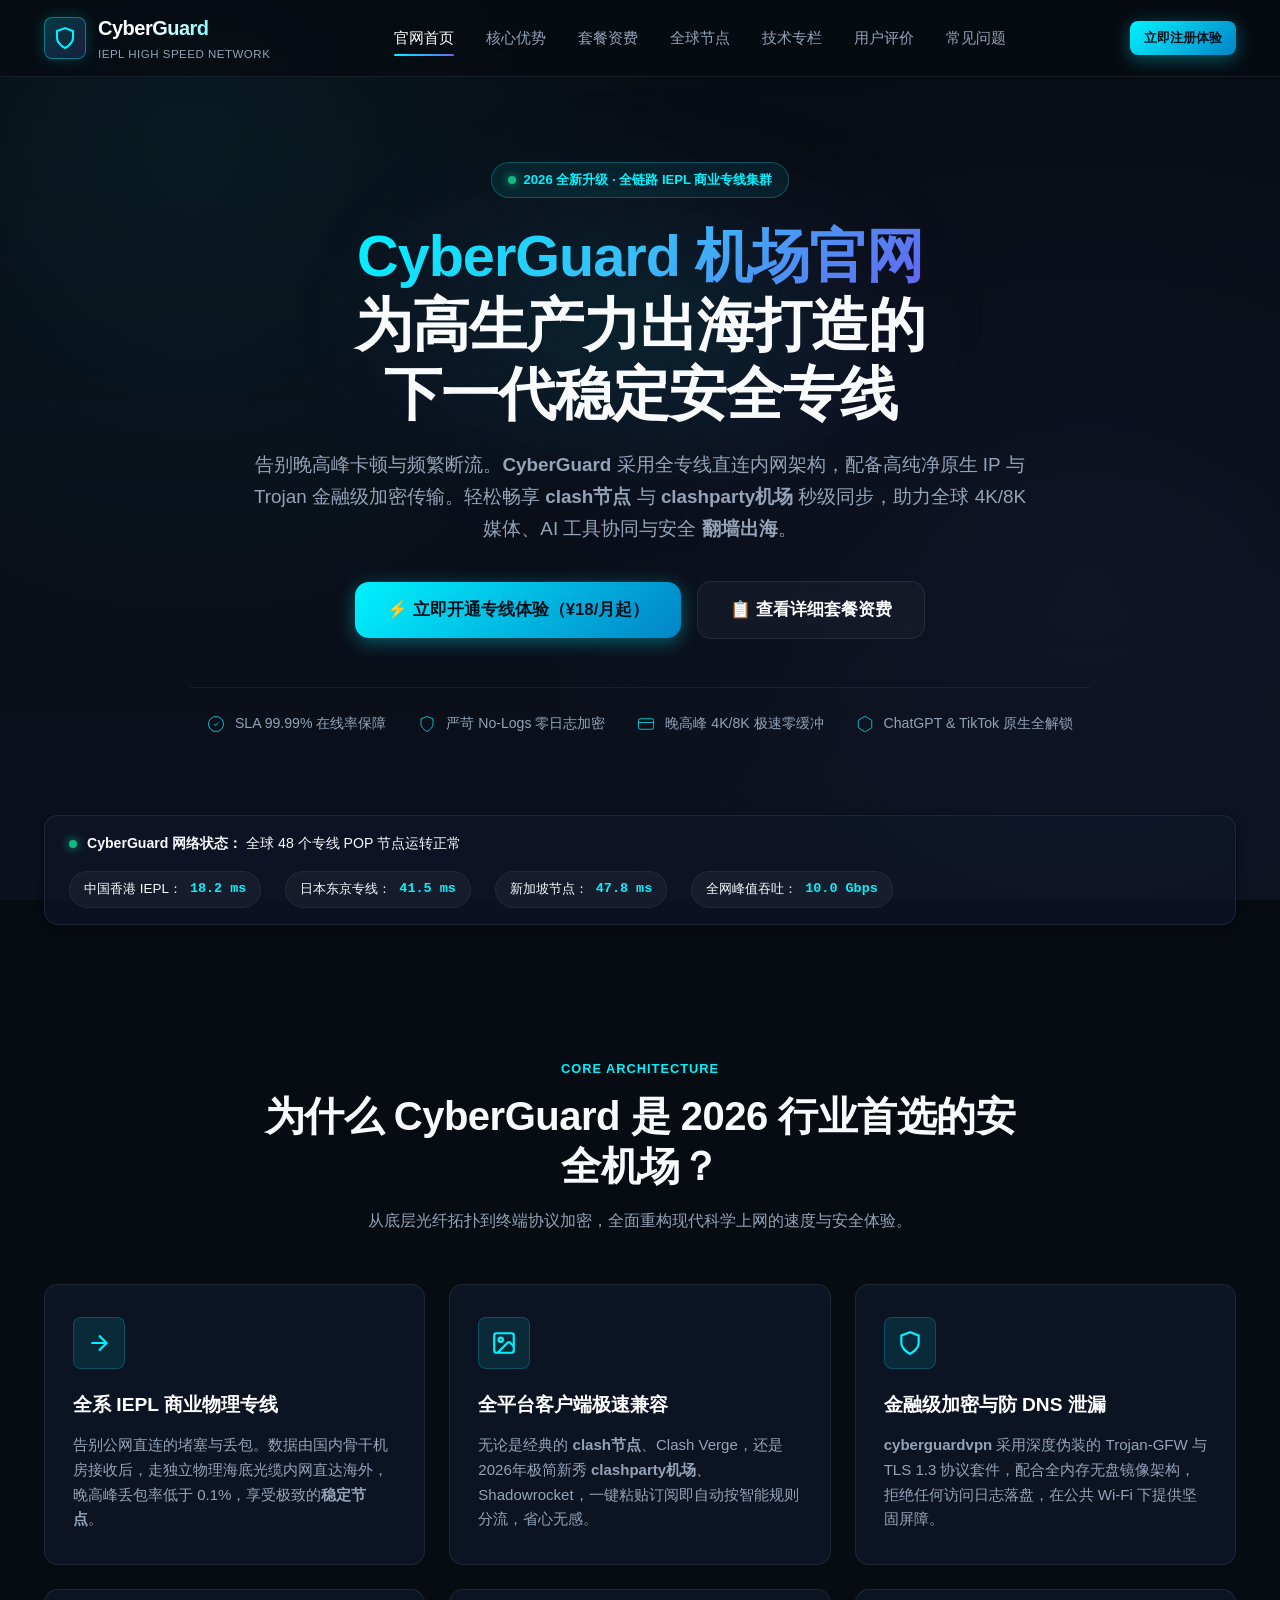
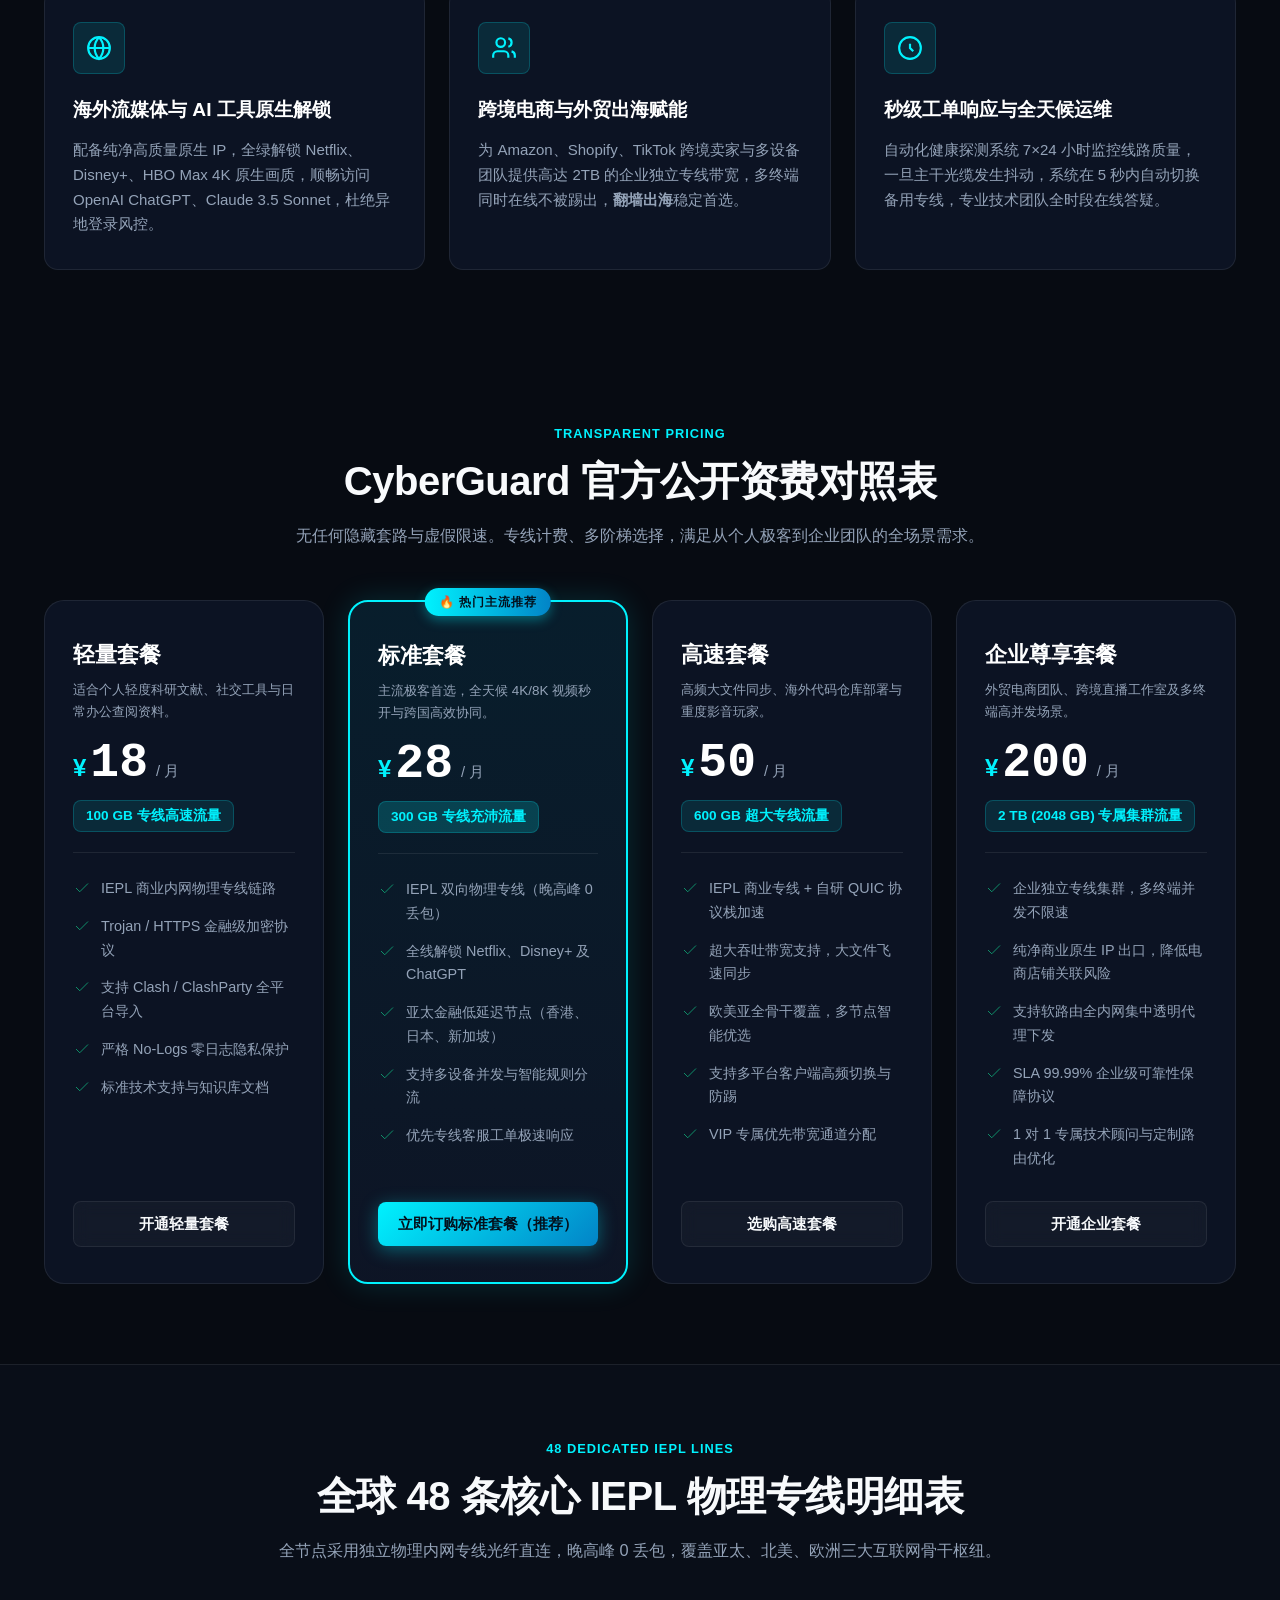
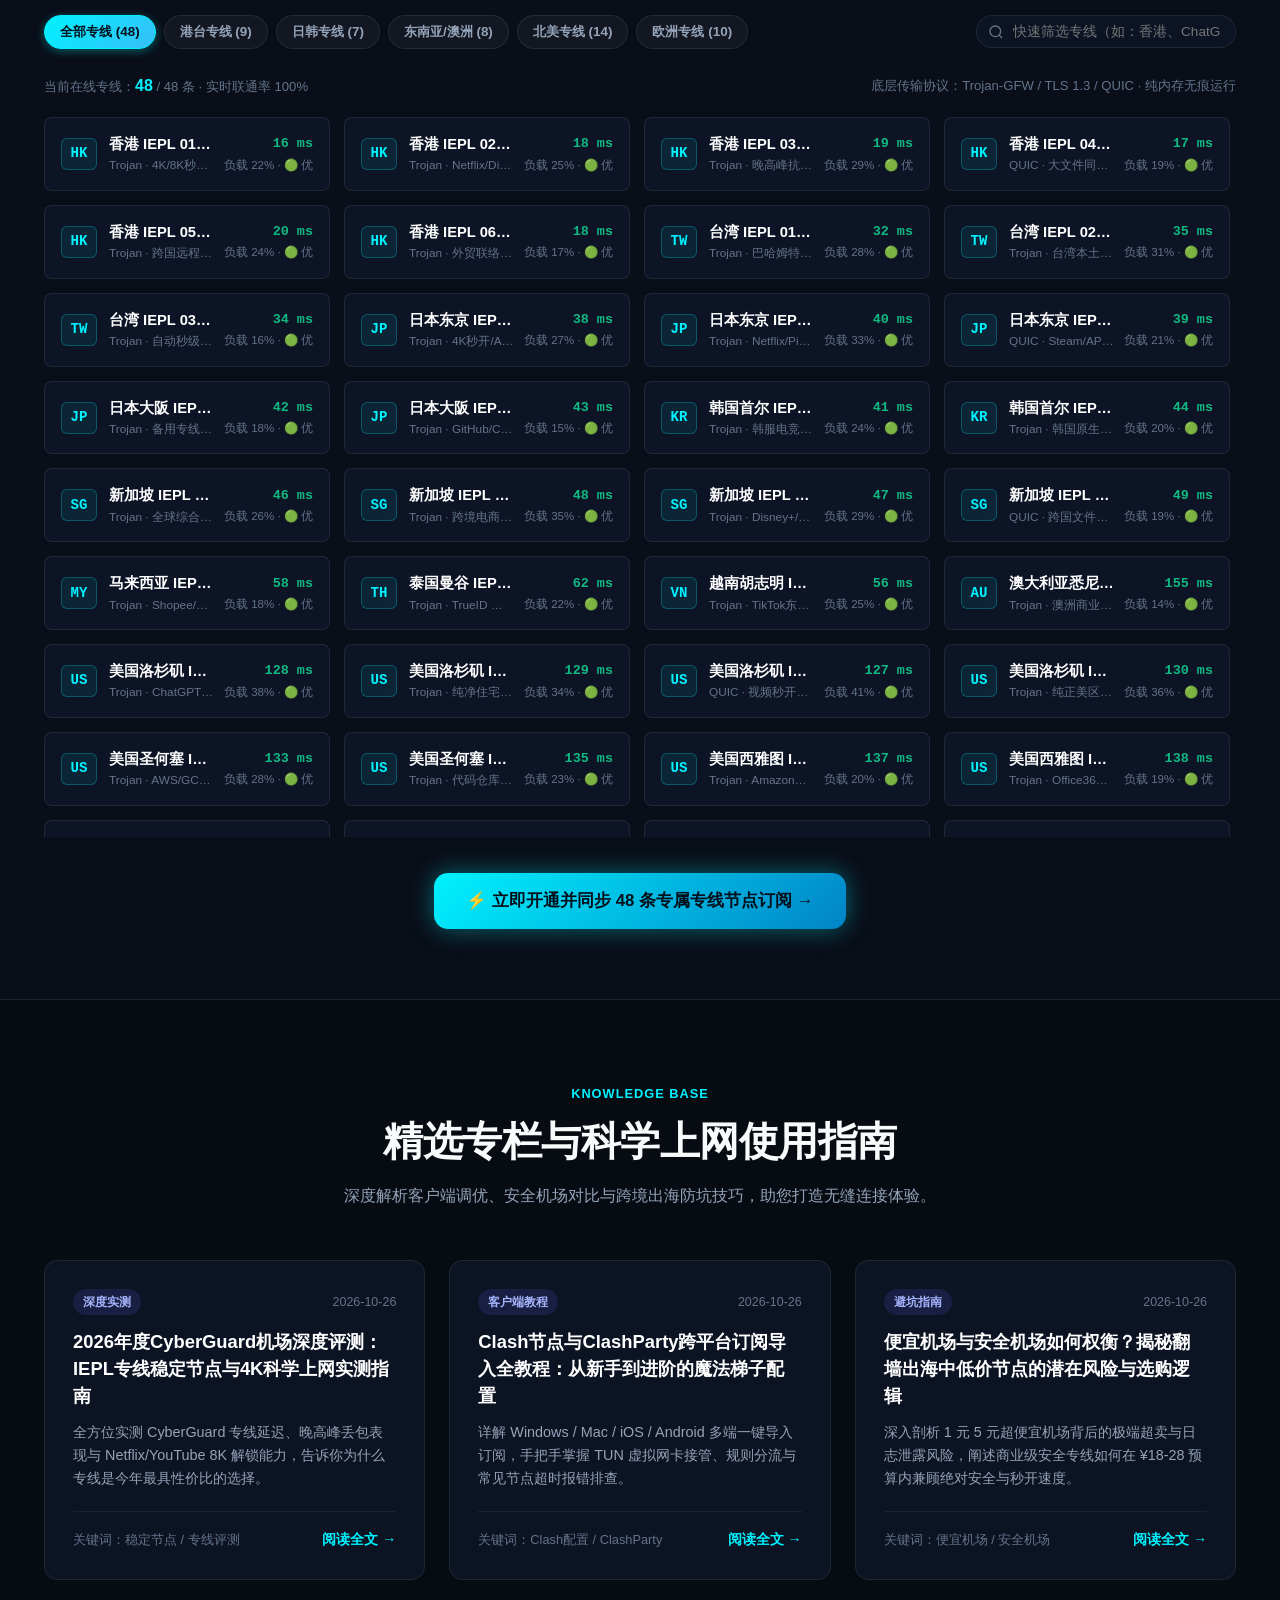
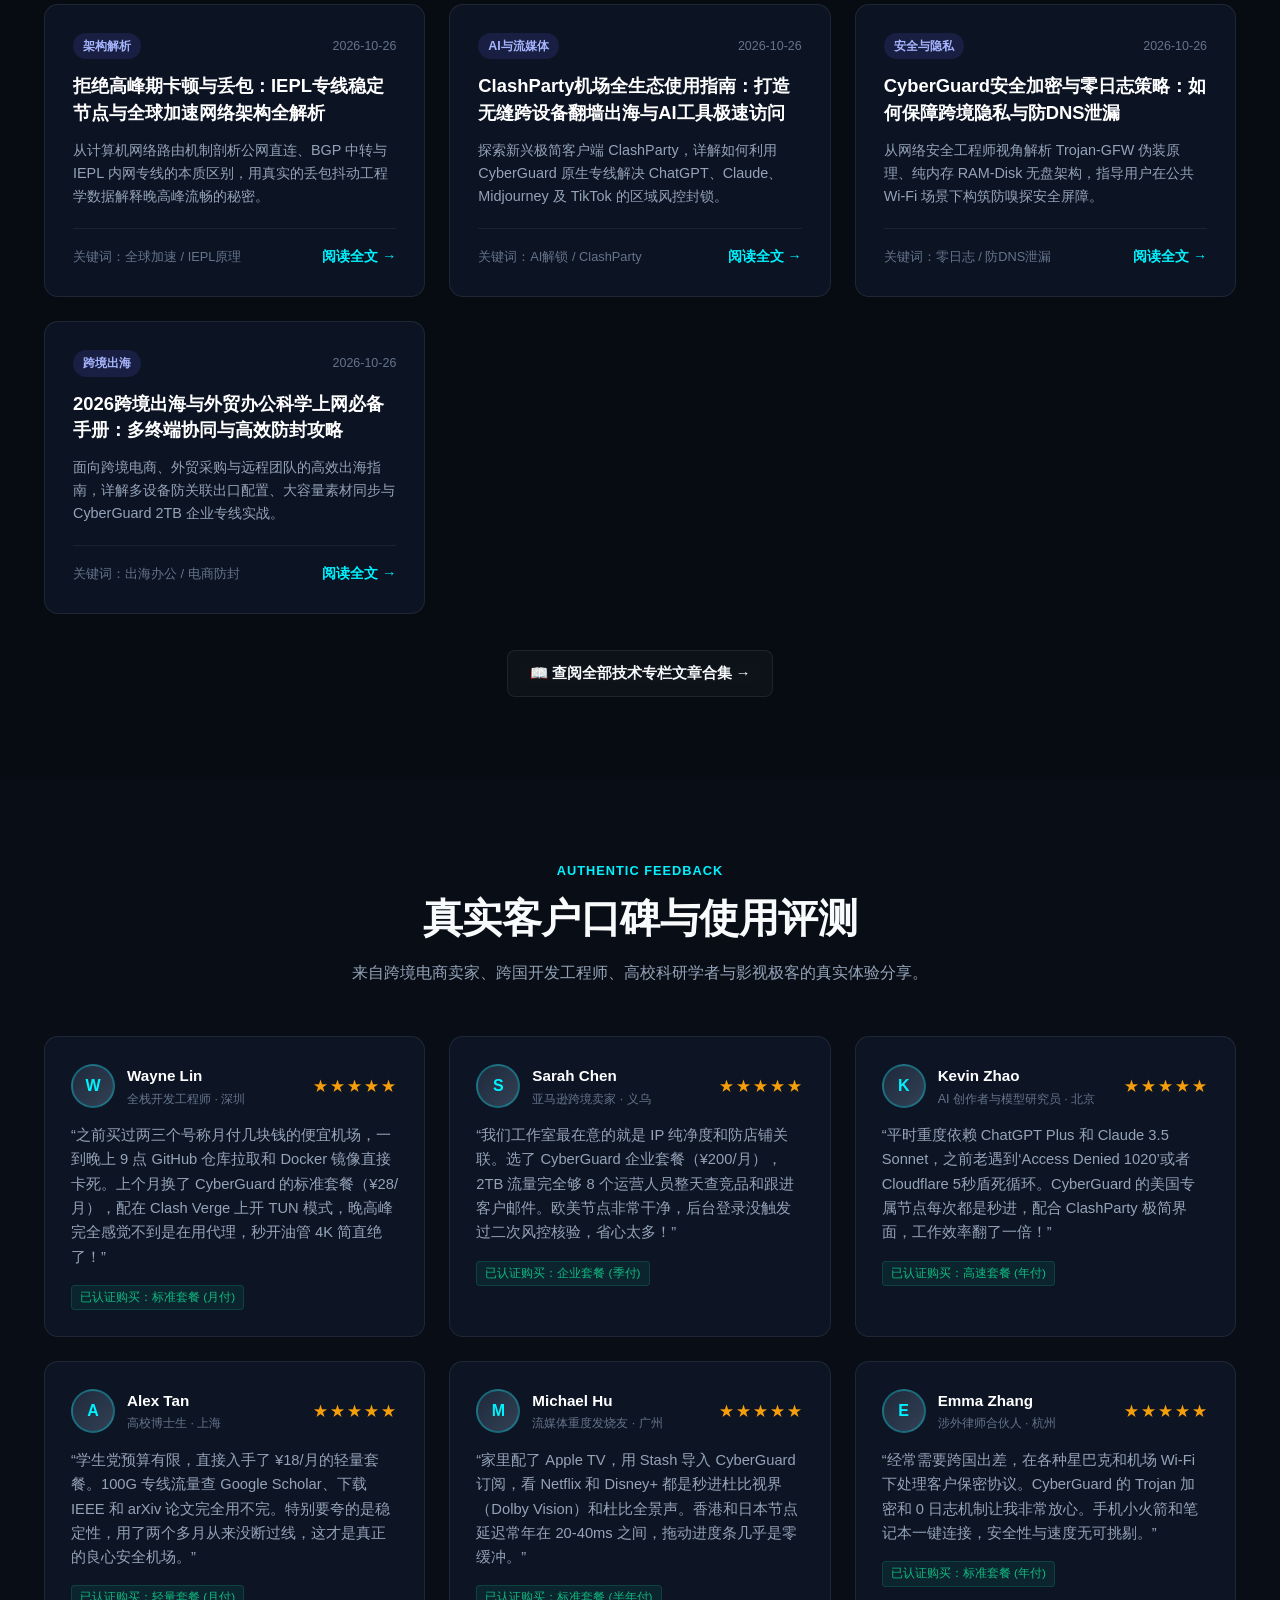
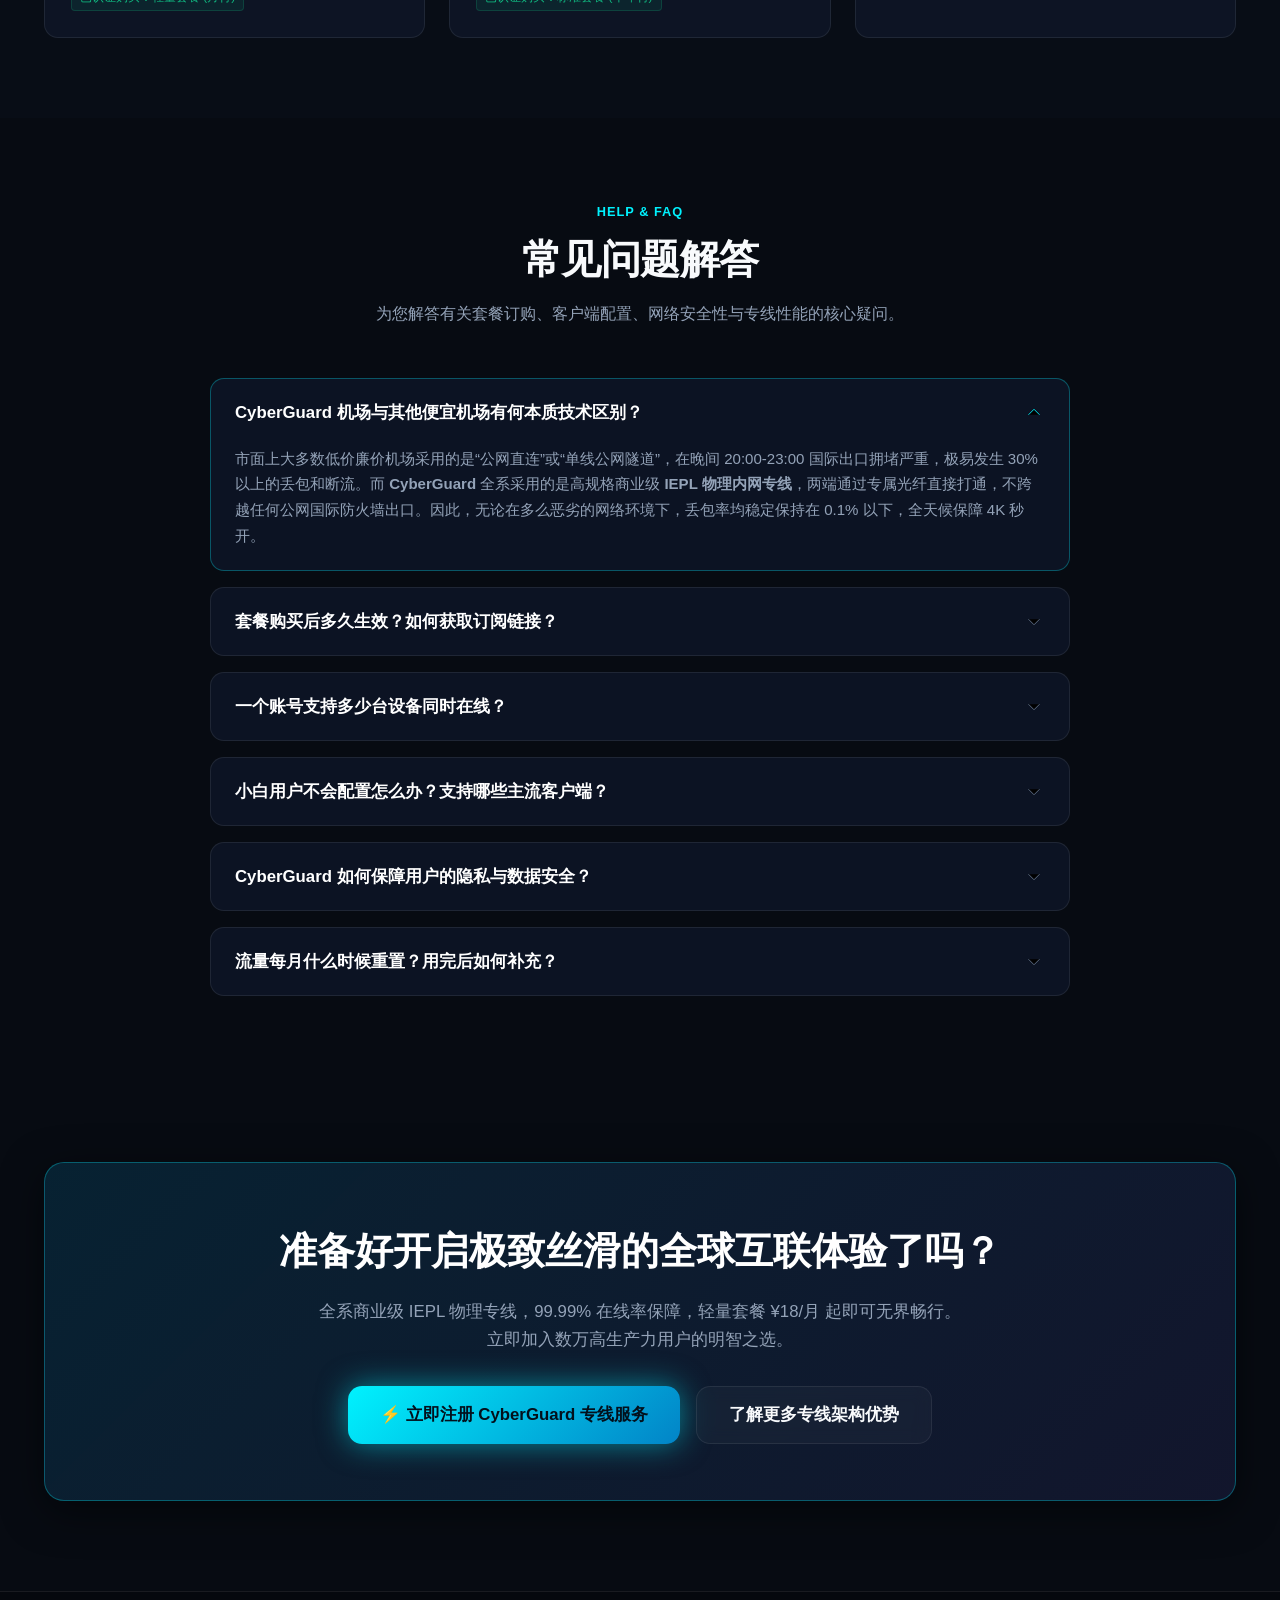
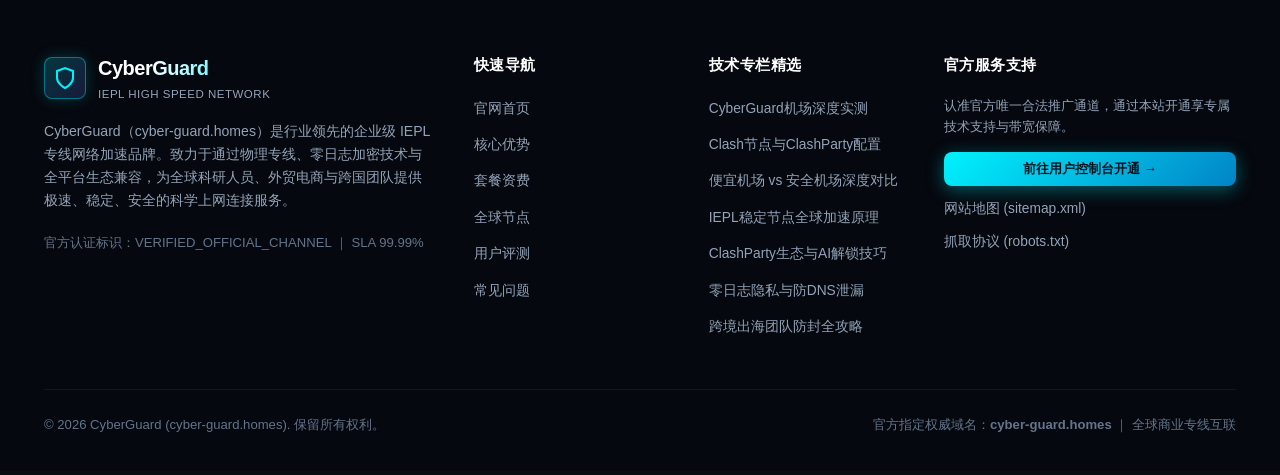
<file: index.html>
<!DOCTYPE html>
<html lang="zh-CN">
<head>
  <meta charset="UTF-8">
  <meta name="viewport" content="width=device-width, initial-scale=1.0">
  <title>CyberGuard官网｜IEPL专线机场、CyberGuard VPN节点套餐与科学上网加速服务</title>
  <meta name="description" content="CyberGuard（cyber-guard.homes）是行业领先的专业安全机场与全球加速专线服务商。提供全系IEPL内网专线稳定节点，轻量套餐¥18/月起，标准套餐¥28/月，支持Clash、ClashParty全平台客户端，秒开8K流媒体，解锁ChatGPT与TikTok，保障翻墙出海隐私安全。">
  <meta name="keywords" content="cyberguard, cyberguard机场, cyberguardvpn, cyberguard机场官网, cyberguard官网, 便宜机场, 安全机场, 机场推荐, 科学上网, 魔法梯子, 稳定节点, clash节点, clash机场, clashparty机场, 翻墙出海, 全球加速">
  
  <!-- Canonical & Geo SEO -->
  <link rel="canonical" href="https://cyber-guard.homes/">
  <meta name="geo.region" content="HK">
  <meta name="geo.placename" content="Hong Kong">
  <meta name="geo.position" content="22.3193;114.1694">
  <meta name="ICBM" content="22.3193, 114.1694">
  <meta name="robots" content="index, follow">
  <meta name="googlebot" content="index, follow, max-snippet:-1, max-image-preview:large, max-video-preview:-1">
  <meta name="bingbot" content="index, follow">
  
  <!-- Open Graph -->
  <meta property="og:type" content="website">
  <meta property="og:url" content="https://cyber-guard.homes/">
  <meta property="og:site_name" content="CyberGuard 官方网络服务">
  <meta property="og:title" content="CyberGuard官网｜IEPL专线机场、CyberGuard VPN节点套餐与科学上网加速服务">
  <meta property="og:description" content="全系商业级IEPL物理专线，99.99%稳定节点保障，轻量¥18/月起，完美适配Clash与ClashParty。">
  <meta property="og:image" content="https://cyber-guard.homes/images/logo.png">

  <!-- Twitter Card -->
  <meta name="twitter:card" content="summary_large_image">
  <meta name="twitter:title" content="CyberGuard官网｜IEPL专线机场与全球加速服务">
  <meta name="twitter:description" content="全系商业级IEPL物理专线，99.99%稳定节点保障，轻量¥18/月起，完美适配Clash与ClashParty。">
  <meta name="twitter:image" content="https://cyber-guard.homes/images/logo.png">

  <link rel="icon" type="image/png" href="./images/favicon.png">
  <link rel="stylesheet" href="./css/style.css">

  <!-- Schema.org JSON-LD Structured Data -->
  <script type="application/ld+json">
  {
    "@context": "https://schema.org",
    "@graph": [
      {
        "@type": "WebSite",
        "@id": "https://cyber-guard.homes/#website",
        "url": "https://cyber-guard.homes/",
        "name": "CyberGuard 官方网络服务",
        "description": "CyberGuard 官方品牌落地页，提供IEPL内网专线、Clash节点订阅与网络安全加密加速服务。",
        "publisher": {
          "@id": "https://cyber-guard.homes/#organization"
        }
      },
      {
        "@type": "Organization",
        "@id": "https://cyber-guard.homes/#organization",
        "name": "CyberGuard",
        "url": "https://cyber-guard.homes/",
        "logo": {
          "@type": "ImageObject",
          "url": "https://cyber-guard.homes/images/logo.png"
        }
      },
      {
        "@type": "Product",
        "name": "CyberGuard IEPL专线订阅服务",
        "description": "提供轻量套餐、标准套餐、高速套餐与企业套餐的全线IEPL内网专线全球加速订阅。",
        "brand": {
          "@type": "Brand",
          "name": "CyberGuard"
        },
        "offers": {
          "@type": "AggregateOffer",
          "lowPrice": "18.00",
          "highPrice": "200.00",
          "priceCurrency": "CNY",
          "offerCount": "4",
          "url": "https://varnexa.lingdongaff.com/#/?code=HHoxxHGa"
        }
      },
      {
        "@type": "FAQPage",
        "mainEntity": [
          {
            "@type": "Question",
            "name": "CyberGuard 机场与其他便宜工薪机场有什么区别？",
            "acceptedAnswer": {
              "@type": "Answer",
              "text": "CyberGuard 全系采用成本高昂的商业级 IEPL 物理内网专线，数据在境内入口即进入专用光纤通道，直接传输至境外数据中心，不经过任何公网国际防火墙出口。这保证了在晚高峰 20:00-23:00 期间丢包率低于 0.1%，彻底杜绝普通便宜机场常见的降速、卡顿与频繁断流问题。"
            }
          },
          {
            "@type": "Question",
            "name": "CyberGuard 套餐价格是多少？如何购买开通？",
            "acceptedAnswer": {
              "@type": "Answer",
              "text": "CyberGuard 官方资费公开透明：轻量套餐 ¥18/月（100GB 专线流量）、标准推荐套餐 ¥28/月（300GB 专线流量）、高速套餐 ¥50/月（600GB 专线流量）、企业尊享套餐 ¥200/月（2TB 专线流量）。通过官网注册链接完成支付后，系统将在 10 秒内自动激活并分发订阅链接。"
            }
          },
          {
            "@type": "Question",
            "name": "CyberGuard 支持哪些客户端？新手如何导入？",
            "acceptedAnswer": {
              "@type": "Answer",
              "text": "CyberGuard 完美兼容全平台生态：Windows 和 macOS 支持 Clash Verge、Clash Nyanpasu 及轻量级 Mihomo Party（ClashParty）；Android 支持 Clash for Android 与 sing-box；iOS / iPadOS 支持 Shadowrocket（小火箭）、Stash 与 Quantumult X。在用户控制台复制一键订阅链接后粘贴至客户端即可秒级同步节点。"
            }
          },
          {
            "@type": "Question",
            "name": "能否解锁 Netflix、Disney+ 以及 ChatGPT、Claude 等海外 AI 工具？",
            "acceptedAnswer": {
              "@type": "Answer",
              "text": "可以。CyberGuard 所有核心节点（香港、日本、新加坡、美国、英国等）均配备了高信誉度原生住宅与商业出口 IP，完美通过 Cloudflare、OpenAI 及主流流媒体平台的反代理检测，支持 4K/8K 超高清即开即播与 AI 稳定长连接。"
            }
          },
          {
            "@type": "Question",
            "name": "CyberGuard 的隐私与日志安全政策是怎样的？",
            "acceptedAnswer": {
              "@type": "Answer",
              "text": "CyberGuard 严格遵循零日志（No-Logs）标准，全节点采用 RAM-Disk 内存镜像运行，物理服务器不落盘保存用户的任何上网历史、访问域名或源 IP 记录；传输全程采用银行级 Trojan 与 TLS 1.3 密码学加密，全方位抵御公共 Wi-Fi 窃听与 DNS 污染泄漏。"
            }
          }
        ]
      }
    ]
  }
  </script>
</head>
<body>

  <!-- Site Header -->
  <header class="site-header">
    <div class="container">
      <a href="./index.html" class="brand-logo-wrap" title="CyberGuard 官网首页">
        <div class="brand-icon-box">
          <svg viewBox="0 0 24 24"><path d="M12 22s8-4 8-10V5l-8-3-8 3v7c0 6 8 10 8 10z"/></svg>
        </div>
        <div class="brand-text-group">
          <span class="brand-title">CyberGuard</span>
          <span class="brand-tagline">IEPL HIGH SPEED NETWORK</span>
        </div>
      </a>

      <nav class="main-nav">
        <a href="#hero" class="nav-link active">官网首页</a>
        <a href="#features" class="nav-link">核心优势</a>
        <a href="#pricing" class="nav-link">套餐资费</a>
        <a href="#nodes" class="nav-link">全球节点</a>
        <a href="#articles" class="nav-link">技术专栏</a>
        <a href="#reviews" class="nav-link">用户评价</a>
        <a href="#faq" class="nav-link">常见问题</a>
      </nav>

      <div class="header-actions">
        <a href="https://varnexa.lingdongaff.com/#/?code=HHoxxHGa" target="_blank" class="btn btn-primary btn-sm">立即注册体验</a>
        <button class="mobile-menu-toggle" aria-label="切换导航菜单">
          <svg width="24" height="24" viewBox="0 0 24 24" fill="none" stroke="currentColor" stroke-width="2"><line x1="3" y1="12" x2="21" y2="12"></line><line x1="3" y1="6" x2="21" y2="6"></line><line x1="3" y1="18" x2="21" y2="18"></line></svg>
        </button>
      </div>
    </div>
  </header>

  <main>
    <!-- Hero Section -->
    <section class="hero-section" id="hero">
      <div class="hero-glow-sphere"></div>
      <div class="container">
        <div class="hero-badge">
          <span class="pulse-dot"></span>
          <span>2026 全新升级 · 全链路 IEPL 商业专线集群</span>
        </div>
        
        <h1 class="hero-title">
          <span class="highlight">CyberGuard 机场官网</span><br>
          为高生产力出海打造的<br>下一代稳定安全专线
        </h1>
        
        <p class="hero-desc">
          告别晚高峰卡顿与频繁断流。<strong>CyberGuard</strong> 采用全专线直连内网架构，配备高纯净原生 IP 与 Trojan 金融级加密传输。轻松畅享 <strong>clash节点</strong> 与 <strong>clashparty机场</strong> 秒级同步，助力全球 4K/8K 媒体、AI 工具协同与安全 <strong>翻墙出海</strong>。
        </p>

        <div class="hero-cta-group">
          <a href="https://varnexa.lingdongaff.com/#/?code=HHoxxHGa" target="_blank" class="btn btn-primary btn-lg">
            ⚡ 立即开通专线体验（¥18/月起）
          </a>
          <a href="#pricing" class="btn btn-outline btn-lg">
            📋 查看详细套餐资费
          </a>
        </div>

        <div class="hero-trust-row">
          <div class="trust-item">
            <svg viewBox="0 0 24 24"><circle cx="12" cy="12" r="10"/><path d="m9 12 2 2 4-4"/></svg>
            <span>SLA 99.99% 在线率保障</span>
          </div>
          <div class="trust-item">
            <svg viewBox="0 0 24 24"><path d="M12 22s8-4 8-10V5l-8-3-8 3v7c0 6 8 10 8 10z"/></svg>
            <span>严苛 No-Logs 零日志加密</span>
          </div>
          <div class="trust-item">
            <svg viewBox="0 0 24 24"><rect width="20" height="14" x="2" y="5" rx="2"/><path d="M2 10h20"/></svg>
            <span>晚高峰 4K/8K 极速零缓冲</span>
          </div>
          <div class="trust-item">
            <svg viewBox="0 0 24 24"><path d="M21 16V8a2 2 0 0 0-1-1.73l-7-4a2 2 0 0 0-2 0l-7 4A2 2 0 0 0 3 8v8a2 2 0 0 0 1 1.73l7 4a2 2 0 0 0 2 0l7-4A2 2 0 0 0 21 16z"/></svg>
            <span>ChatGPT &amp; TikTok 原生全解锁</span>
          </div>
        </div>
      </div>
    </section>

    <!-- Live Status & Metric Bar -->
    <div class="status-bar-section">
      <div class="container">
        <div class="status-bar-inner">
          <div class="status-indicator">
            <span class="pulse-dot"></span>
            <span><strong>CyberGuard 网络状态：</strong> 全球 48 个专线 POP 节点运转正常</span>
          </div>
          <div class="status-metrics">
            <div class="metric-pill">
              <span>中国香港 IEPL：</span>
              <span class="metric-val">18.2 ms</span>
            </div>
            <div class="metric-pill">
              <span>日本东京专线：</span>
              <span class="metric-val">41.5 ms</span>
            </div>
            <div class="metric-pill">
              <span>新加坡节点：</span>
              <span class="metric-val">47.8 ms</span>
            </div>
            <div class="metric-pill">
              <span>全网峰值吞吐：</span>
              <span class="metric-val">10.0 Gbps</span>
            </div>
          </div>
        </div>
      </div>
    </div>

    <!-- Features Section -->
    <section class="features-section" id="features">
      <div class="container">
        <div class="section-header">
          <span class="section-tag">CORE ARCHITECTURE</span>
          <h2 class="section-title">为什么 CyberGuard 是 2026 行业首选的安全机场？</h2>
          <p class="section-desc">从底层光纤拓扑到终端协议加密，全面重构现代科学上网的速度与安全体验。</p>
        </div>

        <div class="features-grid">
          <!-- Feat 1 -->
          <div class="feature-card">
            <div class="feature-icon">
              <svg viewBox="0 0 24 24"><path d="M5 12h14M12 5l7 7-7 7"/></svg>
            </div>
            <h3 class="feature-title">全系 IEPL 商业物理专线</h3>
            <p class="feature-text">告别公网直连的堵塞与丢包。数据由国内骨干机房接收后，走独立物理海底光缆内网直达海外，晚高峰丢包率低于 0.1%，享受极致的<strong>稳定节点</strong>。</p>
          </div>

          <!-- Feat 2 -->
          <div class="feature-card">
            <div class="feature-icon">
              <svg viewBox="0 0 24 24"><rect width="18" height="18" x="3" y="3" rx="2"/><circle cx="9" cy="9" r="2"/><path d="m21 15-3.086-3.086a2 2 0 0 0-2.828 0L6 21"/></svg>
            </div>
            <h3 class="feature-title">全平台客户端极速兼容</h3>
            <p class="feature-text">无论是经典的 <strong>clash节点</strong>、Clash Verge，还是2026年极简新秀 <strong>clashparty机场</strong>、Shadowrocket，一键粘贴订阅即自动按智能规则分流，省心无感。</p>
          </div>

          <!-- Feat 3 -->
          <div class="feature-card">
            <div class="feature-icon">
              <svg viewBox="0 0 24 24"><path d="M12 22s8-4 8-10V5l-8-3-8 3v7c0 6 8 10 8 10z"/></svg>
            </div>
            <h3 class="feature-title">金融级加密与防 DNS 泄漏</h3>
            <p class="feature-text"><strong>cyberguardvpn</strong> 采用深度伪装的 Trojan-GFW 与 TLS 1.3 协议套件，配合全内存无盘镜像架构，拒绝任何访问日志落盘，在公共 Wi-Fi 下提供坚固屏障。</p>
          </div>

          <!-- Feat 4 -->
          <div class="feature-card">
            <div class="feature-icon">
              <svg viewBox="0 0 24 24"><circle cx="12" cy="12" r="10"/><path d="M12 2a14.5 14.5 0 0 0 0 20 14.5 14.5 0 0 0 0-20M2 12h20"/></svg>
            </div>
            <h3 class="feature-title">海外流媒体与 AI 工具原生解锁</h3>
            <p class="feature-text">配备纯净高质量原生 IP，全绿解锁 Netflix、Disney+、HBO Max 4K 原生画质，顺畅访问 OpenAI ChatGPT、Claude 3.5 Sonnet，杜绝异地登录风控。</p>
          </div>

          <!-- Feat 5 -->
          <div class="feature-card">
            <div class="feature-icon">
              <svg viewBox="0 0 24 24"><path d="M16 21v-2a4 4 0 0 0-4-4H6a4 4 0 0 0-4 4v2"/><circle cx="9" cy="7" r="4"/><path d="M22 21v-2a4 4 0 0 0-3-3.87"/><path d="M16 3.13a4 4 0 0 1 0 7.75"/></svg>
            </div>
            <h3 class="feature-title">跨境电商与外贸出海赋能</h3>
            <p class="feature-text">为 Amazon、Shopify、TikTok 跨境卖家与多设备团队提供高达 2TB 的企业独立专线带宽，多终端同时在线不被踢出，<strong>翻墙出海</strong>稳定首选。</p>
          </div>

          <!-- Feat 6 -->
          <div class="feature-card">
            <div class="feature-icon">
              <svg viewBox="0 0 24 24"><path d="M12 8v4l3 3"/><circle cx="12" cy="12" r="10"/></svg>
            </div>
            <h3 class="feature-title">秒级工单响应与全天候运维</h3>
            <p class="feature-text">自动化健康探测系统 7×24 小时监控线路质量，一旦主干光缆发生抖动，系统在 5 秒内自动切换备用专线，专业技术团队全时段在线答疑。</p>
          </div>
        </div>
      </div>
    </section>

    <!-- Pricing Section -->
    <section class="pricing-section" id="pricing">
      <div class="container">
        <div class="section-header">
          <span class="section-tag">TRANSPARENT PRICING</span>
          <h2 class="section-title">CyberGuard 官方公开资费对照表</h2>
          <p class="section-desc">无任何隐藏套路与虚假限速。专线计费、多阶梯选择，满足从个人极客到企业团队的全场景需求。</p>
        </div>

        <div class="pricing-grid">
          
          <!-- Plan 1: 轻量套餐 -->
          <div class="pricing-card">
            <div class="plan-header">
              <h3 class="plan-name">轻量套餐</h3>
              <p class="plan-desc">适合个人轻度科研文献、社交工具与日常办公查阅资料。</p>
              <div class="price-wrap">
                <span class="currency">¥</span>
                <span class="amount">18</span>
                <span class="period">/ 月</span>
              </div>
              <span class="plan-traffic-highlight">100 GB 专线高速流量</span>
            </div>
            <div class="plan-features">
              <div class="plan-feature-item">
                <svg viewBox="0 0 24 24"><polyline points="20 6 9 17 4 12"/></svg>
                <span>IEPL 商业内网物理专线链路</span>
              </div>
              <div class="plan-feature-item">
                <svg viewBox="0 0 24 24"><polyline points="20 6 9 17 4 12"/></svg>
                <span>Trojan / HTTPS 金融级加密协议</span>
              </div>
              <div class="plan-feature-item">
                <svg viewBox="0 0 24 24"><polyline points="20 6 9 17 4 12"/></svg>
                <span>支持 Clash / ClashParty 全平台导入</span>
              </div>
              <div class="plan-feature-item">
                <svg viewBox="0 0 24 24"><polyline points="20 6 9 17 4 12"/></svg>
                <span>严格 No-Logs 零日志隐私保护</span>
              </div>
              <div class="plan-feature-item">
                <svg viewBox="0 0 24 24"><polyline points="20 6 9 17 4 12"/></svg>
                <span>标准技术支持与知识库文档</span>
              </div>
            </div>
            <div class="plan-cta">
              <a href="https://varnexa.lingdongaff.com/#/?code=HHoxxHGa" target="_blank" class="btn btn-outline">开通轻量套餐</a>
            </div>
          </div>

          <!-- Plan 2: 标准套餐 (Featured) -->
          <div class="pricing-card featured">
            <div class="featured-badge">🔥 热门主流推荐</div>
            <div class="plan-header">
              <h3 class="plan-name">标准套餐</h3>
              <p class="plan-desc">主流极客首选，全天候 4K/8K 视频秒开与跨国高效协同。</p>
              <div class="price-wrap">
                <span class="currency">¥</span>
                <span class="amount">28</span>
                <span class="period">/ 月</span>
              </div>
              <span class="plan-traffic-highlight" style="background:rgba(0,242,254,0.18);">300 GB 专线充沛流量</span>
            </div>
            <div class="plan-features">
              <div class="plan-feature-item">
                <svg viewBox="0 0 24 24"><polyline points="20 6 9 17 4 12"/></svg>
                <span>IEPL 双向物理专线（晚高峰 0 丢包）</span>
              </div>
              <div class="plan-feature-item">
                <svg viewBox="0 0 24 24"><polyline points="20 6 9 17 4 12"/></svg>
                <span>全线解锁 Netflix、Disney+ 及 ChatGPT</span>
              </div>
              <div class="plan-feature-item">
                <svg viewBox="0 0 24 24"><polyline points="20 6 9 17 4 12"/></svg>
                <span>亚太金融低延迟节点（香港、日本、新加坡）</span>
              </div>
              <div class="plan-feature-item">
                <svg viewBox="0 0 24 24"><polyline points="20 6 9 17 4 12"/></svg>
                <span>支持多设备并发与智能规则分流</span>
              </div>
              <div class="plan-feature-item">
                <svg viewBox="0 0 24 24"><polyline points="20 6 9 17 4 12"/></svg>
                <span>优先专线客服工单极速响应</span>
              </div>
            </div>
            <div class="plan-cta">
              <a href="https://varnexa.lingdongaff.com/#/?code=HHoxxHGa" target="_blank" class="btn btn-primary">立即订购标准套餐（推荐）</a>
            </div>
          </div>

          <!-- Plan 3: 高速套餐 -->
          <div class="pricing-card">
            <div class="plan-header">
              <h3 class="plan-name">高速套餐</h3>
              <p class="plan-desc">高频大文件同步、海外代码仓库部署与重度影音玩家。</p>
              <div class="price-wrap">
                <span class="currency">¥</span>
                <span class="amount">50</span>
                <span class="period">/ 月</span>
              </div>
              <span class="plan-traffic-highlight">600 GB 超大专线流量</span>
            </div>
            <div class="plan-features">
              <div class="plan-feature-item">
                <svg viewBox="0 0 24 24"><polyline points="20 6 9 17 4 12"/></svg>
                <span>IEPL 商业专线 + 自研 QUIC 协议栈加速</span>
              </div>
              <div class="plan-feature-item">
                <svg viewBox="0 0 24 24"><polyline points="20 6 9 17 4 12"/></svg>
                <span>超大吞吐带宽支持，大文件飞速同步</span>
              </div>
              <div class="plan-feature-item">
                <svg viewBox="0 0 24 24"><polyline points="20 6 9 17 4 12"/></svg>
                <span>欧美亚全骨干覆盖，多节点智能优选</span>
              </div>
              <div class="plan-feature-item">
                <svg viewBox="0 0 24 24"><polyline points="20 6 9 17 4 12"/></svg>
                <span>支持多平台客户端高频切换与防踢</span>
              </div>
              <div class="plan-feature-item">
                <svg viewBox="0 0 24 24"><polyline points="20 6 9 17 4 12"/></svg>
                <span>VIP 专属优先带宽通道分配</span>
              </div>
            </div>
            <div class="plan-cta">
              <a href="https://varnexa.lingdongaff.com/#/?code=HHoxxHGa" target="_blank" class="btn btn-outline">选购高速套餐</a>
            </div>
          </div>

          <!-- Plan 4: 企业套餐 -->
          <div class="pricing-card">
            <div class="plan-header">
              <h3 class="plan-name">企业尊享套餐</h3>
              <p class="plan-desc">外贸电商团队、跨境直播工作室及多终端高并发场景。</p>
              <div class="price-wrap">
                <span class="currency">¥</span>
                <span class="amount">200</span>
                <span class="period">/ 月</span>
              </div>
              <span class="plan-traffic-highlight">2 TB (2048 GB) 专属集群流量</span>
            </div>
            <div class="plan-features">
              <div class="plan-feature-item">
                <svg viewBox="0 0 24 24"><polyline points="20 6 9 17 4 12"/></svg>
                <span>企业独立专线集群，多终端并发不限速</span>
              </div>
              <div class="plan-feature-item">
                <svg viewBox="0 0 24 24"><polyline points="20 6 9 17 4 12"/></svg>
                <span>纯净商业原生 IP 出口，降低电商店铺关联风险</span>
              </div>
              <div class="plan-feature-item">
                <svg viewBox="0 0 24 24"><polyline points="20 6 9 17 4 12"/></svg>
                <span>支持软路由全内网集中透明代理下发</span>
              </div>
              <div class="plan-feature-item">
                <svg viewBox="0 0 24 24"><polyline points="20 6 9 17 4 12"/></svg>
                <span>SLA 99.99% 企业级可靠性保障协议</span>
              </div>
              <div class="plan-feature-item">
                <svg viewBox="0 0 24 24"><polyline points="20 6 9 17 4 12"/></svg>
                <span>1 对 1 专属技术顾问与定制路由优化</span>
              </div>
            </div>
            <div class="plan-cta">
              <a href="https://varnexa.lingdongaff.com/#/?code=HHoxxHGa" target="_blank" class="btn btn-outline">开通企业套餐</a>
            </div>
          </div>

        </div>
      </div>
    </section>

        <!-- Global Nodes Matrix (48条专属IEPL专线) -->
    <section class="tech-spec-section" id="nodes">
      <div class="container">
        <div class="section-header">
          <span class="section-tag">48 DEDICATED IEPL LINES</span>
          <h2 class="section-title">全球 48 条核心 IEPL 物理专线明细表</h2>
          <p class="section-desc">全节点采用独立物理内网专线光纤直连，晚高峰 0 丢包，覆盖亚太、北美、欧洲三大互联网骨干枢纽。</p>
        </div>

        <!-- Controls: Category Filters & Search -->
        <div class="nodes-controls-wrapper">
          <div class="node-filter-bar">
            <button type="button" class="node-filter-btn active" data-filter="all">全部专线 (48)</button>
            <button type="button" class="node-filter-btn" data-filter="hk-tw">港台专线 (9)</button>
            <button type="button" class="node-filter-btn" data-filter="jp-kr">日韩专线 (7)</button>
            <button type="button" class="node-filter-btn" data-filter="sea-oce">东南亚/澳洲 (8)</button>
            <button type="button" class="node-filter-btn" data-filter="na">北美专线 (14)</button>
            <button type="button" class="node-filter-btn" data-filter="eu">欧洲专线 (10)</button>
          </div>
          <div class="node-search-box">
            <svg viewBox="0 0 24 24" fill="none" stroke="currentColor" stroke-width="2"><circle cx="11" cy="11" r="8"/><path d="m21 21-4.35-4.35"/></svg>
            <input type="text" class="node-search-input" placeholder="快速筛选专线（如：香港、ChatGPT、4K、游戏）...">
          </div>
        </div>

        <div class="nodes-stats-summary">
          <div>当前在线专线：<strong class="nodes-visible-count" style="color:var(--primary); font-size:1rem;">48</strong> / 48 条 · 实时联通率 100%</div>
          <div>底层传输协议：Trojan-GFW / TLS 1.3 / QUIC · 纯内存无痕运行</div>
        </div>

        <div class="nodes-matrix-grid">
          <div class="node-card" data-region="hk-tw">
            <div class="node-info-left">
              <span class="node-flag">HK</span>
              <div class="node-details-wrap">
                <div class="node-city" title="香港 IEPL 01 [优质专线·极速]">香港 IEPL 01 [优质专线·极速]</div>
                <div class="node-type" title="Trojan · 4K/8K秒开 · 0丢包">Trojan · 4K/8K秒开 · 0丢包</div>
              </div>
            </div>
            <div class="node-status-right">
              <div class="node-ping">16 ms</div>
              <div class="node-load">负载 22% · 🟢 优</div>
            </div>
          </div>
          <div class="node-card" data-region="hk-tw">
            <div class="node-info-left">
              <span class="node-flag">HK</span>
              <div class="node-details-wrap">
                <div class="node-city" title="香港 IEPL 02 [原生解锁·奈飞]">香港 IEPL 02 [原生解锁·奈飞]</div>
                <div class="node-type" title="Trojan · Netflix/Disney+ 4K">Trojan · Netflix/Disney+ 4K</div>
              </div>
            </div>
            <div class="node-status-right">
              <div class="node-ping">18 ms</div>
              <div class="node-load">负载 25% · 🟢 优</div>
            </div>
          </div>
          <div class="node-card" data-region="hk-tw">
            <div class="node-info-left">
              <span class="node-flag">HK</span>
              <div class="node-details-wrap">
                <div class="node-city" title="香港 IEPL 03 [BGP多线入口]">香港 IEPL 03 [BGP多线入口]</div>
                <div class="node-type" title="Trojan · 晚高峰抗拥堵专线">Trojan · 晚高峰抗拥堵专线</div>
              </div>
            </div>
            <div class="node-status-right">
              <div class="node-ping">19 ms</div>
              <div class="node-load">负载 29% · 🟢 优</div>
            </div>
          </div>
          <div class="node-card" data-region="hk-tw">
            <div class="node-info-left">
              <span class="node-flag">HK</span>
              <div class="node-details-wrap">
                <div class="node-city" title="香港 IEPL 04 [大带宽吞吐]">香港 IEPL 04 [大带宽吞吐]</div>
                <div class="node-type" title="QUIC · 大文件同步/下载优化">QUIC · 大文件同步/下载优化</div>
              </div>
            </div>
            <div class="node-status-right">
              <div class="node-ping">17 ms</div>
              <div class="node-load">负载 19% · 🟢 优</div>
            </div>
          </div>
          <div class="node-card" data-region="hk-tw">
            <div class="node-info-left">
              <span class="node-flag">HK</span>
              <div class="node-details-wrap">
                <div class="node-city" title="香港 IEPL 05 [低抖动办公]">香港 IEPL 05 [低抖动办公]</div>
                <div class="node-type" title="Trojan · 跨国远程桌面/RDP">Trojan · 跨国远程桌面/RDP</div>
              </div>
            </div>
            <div class="node-status-right">
              <div class="node-ping">20 ms</div>
              <div class="node-load">负载 24% · 🟢 优</div>
            </div>
          </div>
          <div class="node-card" data-region="hk-tw">
            <div class="node-info-left">
              <span class="node-flag">HK</span>
              <div class="node-details-wrap">
                <div class="node-city" title="香港 IEPL 06 [商用高并发]">香港 IEPL 06 [商用高并发]</div>
                <div class="node-type" title="Trojan · 外贸联络/低延迟游戏">Trojan · 外贸联络/低延迟游戏</div>
              </div>
            </div>
            <div class="node-status-right">
              <div class="node-ping">18 ms</div>
              <div class="node-load">负载 17% · 🟢 优</div>
            </div>
          </div>
          <div class="node-card" data-region="hk-tw">
            <div class="node-info-left">
              <span class="node-flag">TW</span>
              <div class="node-details-wrap">
                <div class="node-city" title="台湾 IEPL 01 [动画疯专属]">台湾 IEPL 01 [动画疯专属]</div>
                <div class="node-type" title="Trojan · 巴哈姆特/台湾原生IP">Trojan · 巴哈姆特/台湾原生IP</div>
              </div>
            </div>
            <div class="node-status-right">
              <div class="node-ping">32 ms</div>
              <div class="node-load">负载 28% · 🟢 优</div>
            </div>
          </div>
          <div class="node-card" data-region="hk-tw">
            <div class="node-info-left">
              <span class="node-flag">TW</span>
              <div class="node-details-wrap">
                <div class="node-city" title="台湾 IEPL 02 [中华电信直连]">台湾 IEPL 02 [中华电信直连]</div>
                <div class="node-type" title="Trojan · 台湾本土流媒体全解">Trojan · 台湾本土流媒体全解</div>
              </div>
            </div>
            <div class="node-status-right">
              <div class="node-ping">35 ms</div>
              <div class="node-load">负载 31% · 🟢 优</div>
            </div>
          </div>
          <div class="node-card" data-region="hk-tw">
            <div class="node-info-left">
              <span class="node-flag">TW</span>
              <div class="node-details-wrap">
                <div class="node-city" title="台湾 IEPL 03 [商宽专线冗余]">台湾 IEPL 03 [商宽专线冗余]</div>
                <div class="node-type" title="Trojan · 自动秒级故障倒换">Trojan · 自动秒级故障倒换</div>
              </div>
            </div>
            <div class="node-status-right">
              <div class="node-ping">34 ms</div>
              <div class="node-load">负载 16% · 🟢 优</div>
            </div>
          </div>
          <div class="node-card" data-region="jp-kr">
            <div class="node-info-left">
              <span class="node-flag">JP</span>
              <div class="node-details-wrap">
                <div class="node-city" title="日本东京 IEPL 01 [原生住宅]">日本东京 IEPL 01 [原生住宅]</div>
                <div class="node-type" title="Trojan · 4K秒开/AbemaTV原生">Trojan · 4K秒开/AbemaTV原生</div>
              </div>
            </div>
            <div class="node-status-right">
              <div class="node-ping">38 ms</div>
              <div class="node-load">负载 27% · 🟢 优</div>
            </div>
          </div>
          <div class="node-card" data-region="jp-kr">
            <div class="node-info-left">
              <span class="node-flag">JP</span>
              <div class="node-details-wrap">
                <div class="node-city" title="日本东京 IEPL 02 [流媒体全解]">日本东京 IEPL 02 [流媒体全解]</div>
                <div class="node-type" title="Trojan · Netflix/Pixiv 原生IP">Trojan · Netflix/Pixiv 原生IP</div>
              </div>
            </div>
            <div class="node-status-right">
              <div class="node-ping">40 ms</div>
              <div class="node-load">负载 33% · 🟢 优</div>
            </div>
          </div>
          <div class="node-card" data-region="jp-kr">
            <div class="node-info-left">
              <span class="node-flag">JP</span>
              <div class="node-details-wrap">
                <div class="node-city" title="日本东京 IEPL 03 [日服电竞]">日本东京 IEPL 03 [日服电竞]</div>
                <div class="node-type" title="QUIC · Steam/APEX 专属加速">QUIC · Steam/APEX 专属加速</div>
              </div>
            </div>
            <div class="node-status-right">
              <div class="node-ping">39 ms</div>
              <div class="node-load">负载 21% · 🟢 优</div>
            </div>
          </div>
          <div class="node-card" data-region="jp-kr">
            <div class="node-info-left">
              <span class="node-flag">JP</span>
              <div class="node-details-wrap">
                <div class="node-city" title="日本大阪 IEPL 04 [关西骨干]">日本大阪 IEPL 04 [关西骨干]</div>
                <div class="node-type" title="Trojan · 备用专线集群">Trojan · 备用专线集群</div>
              </div>
            </div>
            <div class="node-status-right">
              <div class="node-ping">42 ms</div>
              <div class="node-load">负载 18% · 🟢 优</div>
            </div>
          </div>
          <div class="node-card" data-region="jp-kr">
            <div class="node-info-left">
              <span class="node-flag">JP</span>
              <div class="node-details-wrap">
                <div class="node-city" title="日本大阪 IEPL 05 [开发者专用]">日本大阪 IEPL 05 [开发者专用]</div>
                <div class="node-type" title="Trojan · GitHub/CI/CD 镜像">Trojan · GitHub/CI/CD 镜像</div>
              </div>
            </div>
            <div class="node-status-right">
              <div class="node-ping">43 ms</div>
              <div class="node-load">负载 15% · 🟢 优</div>
            </div>
          </div>
          <div class="node-card" data-region="jp-kr">
            <div class="node-info-left">
              <span class="node-flag">KR</span>
              <div class="node-details-wrap">
                <div class="node-city" title="韩国首尔 IEPL 01 [韩服极速]">韩国首尔 IEPL 01 [韩服极速]</div>
                <div class="node-type" title="Trojan · 韩服电竞低延迟">Trojan · 韩服电竞低延迟</div>
              </div>
            </div>
            <div class="node-status-right">
              <div class="node-ping">41 ms</div>
              <div class="node-load">负载 24% · 🟢 优</div>
            </div>
          </div>
          <div class="node-card" data-region="jp-kr">
            <div class="node-info-left">
              <span class="node-flag">KR</span>
              <div class="node-details-wrap">
                <div class="node-city" title="韩国首尔 IEPL 02 [Tving/Wavve]">韩国首尔 IEPL 02 [Tving/Wavve]</div>
                <div class="node-type" title="Trojan · 韩国原生流媒体">Trojan · 韩国原生流媒体</div>
              </div>
            </div>
            <div class="node-status-right">
              <div class="node-ping">44 ms</div>
              <div class="node-load">负载 20% · 🟢 优</div>
            </div>
          </div>
          <div class="node-card" data-region="sea-oce">
            <div class="node-info-left">
              <span class="node-flag">SG</span>
              <div class="node-details-wrap">
                <div class="node-city" title="新加坡 IEPL 01 [亚太金融枢纽]">新加坡 IEPL 01 [亚太金融枢纽]</div>
                <div class="node-type" title="Trojan · 全球综合加速旗舰">Trojan · 全球综合加速旗舰</div>
              </div>
            </div>
            <div class="node-status-right">
              <div class="node-ping">46 ms</div>
              <div class="node-load">负载 26% · 🟢 优</div>
            </div>
          </div>
          <div class="node-card" data-region="sea-oce">
            <div class="node-info-left">
              <span class="node-flag">SG</span>
              <div class="node-details-wrap">
                <div class="node-city" title="新加坡 IEPL 02 [TikTok/Shopee]">新加坡 IEPL 02 [TikTok/Shopee]</div>
                <div class="node-type" title="Trojan · 跨境电商品牌专线">Trojan · 跨境电商品牌专线</div>
              </div>
            </div>
            <div class="node-status-right">
              <div class="node-ping">48 ms</div>
              <div class="node-load">负载 35% · 🟢 优</div>
            </div>
          </div>
          <div class="node-card" data-region="sea-oce">
            <div class="node-info-left">
              <span class="node-flag">SG</span>
              <div class="node-details-wrap">
                <div class="node-city" title="新加坡 IEPL 03 [原生住宅IP]">新加坡 IEPL 03 [原生住宅IP]</div>
                <div class="node-type" title="Trojan · Disney+/HBO 原生">Trojan · Disney+/HBO 原生</div>
              </div>
            </div>
            <div class="node-status-right">
              <div class="node-ping">47 ms</div>
              <div class="node-load">负载 29% · 🟢 优</div>
            </div>
          </div>
          <div class="node-card" data-region="sea-oce">
            <div class="node-info-left">
              <span class="node-flag">SG</span>
              <div class="node-details-wrap">
                <div class="node-city" title="新加坡 IEPL 04 [大带宽集群]">新加坡 IEPL 04 [大带宽集群]</div>
                <div class="node-type" title="QUIC · 跨国文件极速同步">QUIC · 跨国文件极速同步</div>
              </div>
            </div>
            <div class="node-status-right">
              <div class="node-ping">49 ms</div>
              <div class="node-load">负载 19% · 🟢 优</div>
            </div>
          </div>
          <div class="node-card" data-region="sea-oce">
            <div class="node-info-left">
              <span class="node-flag">MY</span>
              <div class="node-details-wrap">
                <div class="node-city" title="马来西亚 IEPL 01 [本地商宽]">马来西亚 IEPL 01 [本地商宽]</div>
                <div class="node-type" title="Trojan · Shopee/Lazada 本地">Trojan · Shopee/Lazada 本地</div>
              </div>
            </div>
            <div class="node-status-right">
              <div class="node-ping">58 ms</div>
              <div class="node-load">负载 18% · 🟢 优</div>
            </div>
          </div>
          <div class="node-card" data-region="sea-oce">
            <div class="node-info-left">
              <span class="node-flag">TH</span>
              <div class="node-details-wrap">
                <div class="node-city" title="泰国曼谷 IEPL 01 [本地流媒体]">泰国曼谷 IEPL 01 [本地流媒体]</div>
                <div class="node-type" title="Trojan · TrueID 原生IP解锁">Trojan · TrueID 原生IP解锁</div>
              </div>
            </div>
            <div class="node-status-right">
              <div class="node-ping">62 ms</div>
              <div class="node-load">负载 22% · 🟢 优</div>
            </div>
          </div>
          <div class="node-card" data-region="sea-oce">
            <div class="node-info-left">
              <span class="node-flag">VN</span>
              <div class="node-details-wrap">
                <div class="node-city" title="越南胡志明 IEPL 01 [直播专线]">越南胡志明 IEPL 01 [直播专线]</div>
                <div class="node-type" title="Trojan · TikTok东南亚直播推流">Trojan · TikTok东南亚直播推流</div>
              </div>
            </div>
            <div class="node-status-right">
              <div class="node-ping">56 ms</div>
              <div class="node-load">负载 25% · 🟢 优</div>
            </div>
          </div>
          <div class="node-card" data-region="sea-oce">
            <div class="node-info-left">
              <span class="node-flag">AU</span>
              <div class="node-details-wrap">
                <div class="node-city" title="澳大利亚悉尼 IEPL 01 [大洋洲]">澳大利亚悉尼 IEPL 01 [大洋洲]</div>
                <div class="node-type" title="Trojan · 澳洲商业宽带出口">Trojan · 澳洲商业宽带出口</div>
              </div>
            </div>
            <div class="node-status-right">
              <div class="node-ping">155 ms</div>
              <div class="node-load">负载 14% · 🟢 优</div>
            </div>
          </div>
          <div class="node-card" data-region="na">
            <div class="node-info-left">
              <span class="node-flag">US</span>
              <div class="node-details-wrap">
                <div class="node-city" title="美国洛杉矶 IEPL 01 [OpenAI专属]">美国洛杉矶 IEPL 01 [OpenAI专属]</div>
                <div class="node-type" title="Trojan · ChatGPT/Plus 高信誉IP">Trojan · ChatGPT/Plus 高信誉IP</div>
              </div>
            </div>
            <div class="node-status-right">
              <div class="node-ping">128 ms</div>
              <div class="node-load">负载 38% · 🟢 优</div>
            </div>
          </div>
          <div class="node-card" data-region="na">
            <div class="node-info-left">
              <span class="node-flag">US</span>
              <div class="node-details-wrap">
                <div class="node-city" title="美国洛杉矶 IEPL 02 [Claude 3.5]">美国洛杉矶 IEPL 02 [Claude 3.5]</div>
                <div class="node-type" title="Trojan · 纯净住宅IP防封禁">Trojan · 纯净住宅IP防封禁</div>
              </div>
            </div>
            <div class="node-status-right">
              <div class="node-ping">129 ms</div>
              <div class="node-load">负载 34% · 🟢 优</div>
            </div>
          </div>
          <div class="node-card" data-region="na">
            <div class="node-info-left">
              <span class="node-flag">US</span>
              <div class="node-details-wrap">
                <div class="node-city" title="美国洛杉矶 IEPL 03 [YouTube 8K]">美国洛杉矶 IEPL 03 [YouTube 8K]</div>
                <div class="node-type" title="QUIC · 视频秒开超大下行">QUIC · 视频秒开超大下行</div>
              </div>
            </div>
            <div class="node-status-right">
              <div class="node-ping">127 ms</div>
              <div class="node-load">负载 41% · 🟢 优</div>
            </div>
          </div>
          <div class="node-card" data-region="na">
            <div class="node-info-left">
              <span class="node-flag">US</span>
              <div class="node-details-wrap">
                <div class="node-city" title="美国洛杉矶 IEPL 04 [TikTok美区]">美国洛杉矶 IEPL 04 [TikTok美区]</div>
                <div class="node-type" title="Trojan · 纯正美区住宅运营">Trojan · 纯正美区住宅运营</div>
              </div>
            </div>
            <div class="node-status-right">
              <div class="node-ping">130 ms</div>
              <div class="node-load">负载 36% · 🟢 优</div>
            </div>
          </div>
          <div class="node-card" data-region="na">
            <div class="node-info-left">
              <span class="node-flag">US</span>
              <div class="node-details-wrap">
                <div class="node-city" title="美国圣何塞 IEPL 05 [硅谷专线]">美国圣何塞 IEPL 05 [硅谷专线]</div>
                <div class="node-type" title="Trojan · AWS/GCP 开发者直连">Trojan · AWS/GCP 开发者直连</div>
              </div>
            </div>
            <div class="node-status-right">
              <div class="node-ping">133 ms</div>
              <div class="node-load">负载 28% · 🟢 优</div>
            </div>
          </div>
          <div class="node-card" data-region="na">
            <div class="node-info-left">
              <span class="node-flag">US</span>
              <div class="node-details-wrap">
                <div class="node-city" title="美国圣何塞 IEPL 06 [GitHub加速]">美国圣何塞 IEPL 06 [GitHub加速]</div>
                <div class="node-type" title="Trojan · 代码仓库持续集成">Trojan · 代码仓库持续集成</div>
              </div>
            </div>
            <div class="node-status-right">
              <div class="node-ping">135 ms</div>
              <div class="node-load">负载 23% · 🟢 优</div>
            </div>
          </div>
          <div class="node-card" data-region="na">
            <div class="node-info-left">
              <span class="node-flag">US</span>
              <div class="node-details-wrap">
                <div class="node-city" title="美国西雅图 IEPL 07 [亚马逊骨干]">美国西雅图 IEPL 07 [亚马逊骨干]</div>
                <div class="node-type" title="Trojan · Amazon跨境电商专线">Trojan · Amazon跨境电商专线</div>
              </div>
            </div>
            <div class="node-status-right">
              <div class="node-ping">137 ms</div>
              <div class="node-load">负载 20% · 🟢 优</div>
            </div>
          </div>
          <div class="node-card" data-region="na">
            <div class="node-info-left">
              <span class="node-flag">US</span>
              <div class="node-details-wrap">
                <div class="node-city" title="美国西雅图 IEPL 08 [微软云专线]">美国西雅图 IEPL 08 [微软云专线]</div>
                <div class="node-type" title="Trojan · Office365/Teams协同">Trojan · Office365/Teams协同</div>
              </div>
            </div>
            <div class="node-status-right">
              <div class="node-ping">138 ms</div>
              <div class="node-load">负载 19% · 🟢 优</div>
            </div>
          </div>
          <div class="node-card" data-region="na">
            <div class="node-info-left">
              <span class="node-flag">US</span>
              <div class="node-details-wrap">
                <div class="node-city" title="美国达拉斯 IEPL 09 [中部骨干]">美国达拉斯 IEPL 09 [中部骨干]</div>
                <div class="node-type" title="Trojan · 低丢包跨网互通枢纽">Trojan · 低丢包跨网互通枢纽</div>
              </div>
            </div>
            <div class="node-status-right">
              <div class="node-ping">142 ms</div>
              <div class="node-load">负载 22% · 🟢 优</div>
            </div>
          </div>
          <div class="node-card" data-region="na">
            <div class="node-info-left">
              <span class="node-flag">US</span>
              <div class="node-details-wrap">
                <div class="node-city" title="美国芝加哥 IEPL 10 [高频传输]">美国芝加哥 IEPL 10 [高频传输]</div>
                <div class="node-type" title="Trojan · 超低抖动商业网络">Trojan · 超低抖动商业网络</div>
              </div>
            </div>
            <div class="node-status-right">
              <div class="node-ping">145 ms</div>
              <div class="node-load">负载 17% · 🟢 优</div>
            </div>
          </div>
          <div class="node-card" data-region="na">
            <div class="node-info-left">
              <span class="node-flag">US</span>
              <div class="node-details-wrap">
                <div class="node-city" title="美国纽约 IEPL 11 [东海岸旗舰]">美国纽约 IEPL 11 [东海岸旗舰]</div>
                <div class="node-type" title="Trojan · 华尔街商业专线">Trojan · 华尔街商业专线</div>
              </div>
            </div>
            <div class="node-status-right">
              <div class="node-ping">150 ms</div>
              <div class="node-load">负载 29% · 🟢 优</div>
            </div>
          </div>
          <div class="node-card" data-region="na">
            <div class="node-info-left">
              <span class="node-flag">US</span>
              <div class="node-details-wrap">
                <div class="node-city" title="美国迈阿密 IEPL 12 [北美南部]">美国迈阿密 IEPL 12 [北美南部]</div>
                <div class="node-type" title="Trojan · 高可用冗余备份">Trojan · 高可用冗余备份</div>
              </div>
            </div>
            <div class="node-status-right">
              <div class="node-ping">154 ms</div>
              <div class="node-load">负载 15% · 🟢 优</div>
            </div>
          </div>
          <div class="node-card" data-region="na">
            <div class="node-info-left">
              <span class="node-flag">CA</span>
              <div class="node-details-wrap">
                <div class="node-city" title="加拿大多伦多 IEPL 01 [东部专线]">加拿大多伦多 IEPL 01 [东部专线]</div>
                <div class="node-type" title="Trojan · 北美流媒体/Shopify">Trojan · 北美流媒体/Shopify</div>
              </div>
            </div>
            <div class="node-status-right">
              <div class="node-ping">148 ms</div>
              <div class="node-load">负载 21% · 🟢 优</div>
            </div>
          </div>
          <div class="node-card" data-region="na">
            <div class="node-info-left">
              <span class="node-flag">CA</span>
              <div class="node-details-wrap">
                <div class="node-city" title="加拿大温哥华 IEPL 02 [西海岸]">加拿大温哥华 IEPL 02 [西海岸]</div>
                <div class="node-type" title="Trojan · 亚太直连低延通道">Trojan · 亚太直连低延通道</div>
              </div>
            </div>
            <div class="node-status-right">
              <div class="node-ping">140 ms</div>
              <div class="node-load">负载 18% · 🟢 优</div>
            </div>
          </div>
          <div class="node-card" data-region="eu">
            <div class="node-info-left">
              <span class="node-flag">GB</span>
              <div class="node-details-wrap">
                <div class="node-city" title="英国伦敦 IEPL 01 [BBC iPlayer]">英国伦敦 IEPL 01 [BBC iPlayer]</div>
                <div class="node-type" title="Trojan · 英国原生住宅流媒体">Trojan · 英国原生住宅流媒体</div>
              </div>
            </div>
            <div class="node-status-right">
              <div class="node-ping">144 ms</div>
              <div class="node-load">负载 25% · 🟢 优</div>
            </div>
          </div>
          <div class="node-card" data-region="eu">
            <div class="node-info-left">
              <span class="node-flag">GB</span>
              <div class="node-details-wrap">
                <div class="node-city" title="英国伦敦 IEPL 02 [跨境电商]">英国伦敦 IEPL 02 [跨境电商]</div>
                <div class="node-type" title="Trojan · 亚马逊欧洲站防风控">Trojan · 亚马逊欧洲站防风控</div>
              </div>
            </div>
            <div class="node-status-right">
              <div class="node-ping">146 ms</div>
              <div class="node-load">负载 31% · 🟢 优</div>
            </div>
          </div>
          <div class="node-card" data-region="eu">
            <div class="node-info-left">
              <span class="node-flag">GB</span>
              <div class="node-details-wrap">
                <div class="node-city" title="英国曼彻斯特 IEPL 03 [商用专线]">英国曼彻斯特 IEPL 03 [商用专线]</div>
                <div class="node-type" title="Trojan · 英国外贸商务办公">Trojan · 英国外贸商务办公</div>
              </div>
            </div>
            <div class="node-status-right">
              <div class="node-ping">149 ms</div>
              <div class="node-load">负载 16% · 🟢 优</div>
            </div>
          </div>
          <div class="node-card" data-region="eu">
            <div class="node-info-left">
              <span class="node-flag">DE</span>
              <div class="node-details-wrap">
                <div class="node-city" title="德国法兰克福 IEPL 01 [欧洲枢纽]">德国法兰克福 IEPL 01 [欧洲枢纽]</div>
                <div class="node-type" title="Trojan · DE-CIX核心光纤直通">Trojan · DE-CIX核心光纤直通</div>
              </div>
            </div>
            <div class="node-status-right">
              <div class="node-ping">139 ms</div>
              <div class="node-load">负载 28% · 🟢 优</div>
            </div>
          </div>
          <div class="node-card" data-region="eu">
            <div class="node-info-left">
              <span class="node-flag">DE</span>
              <div class="node-details-wrap">
                <div class="node-city" title="德国法兰克福 IEPL 02 [科研加速]">德国法兰克福 IEPL 02 [科研加速]</div>
                <div class="node-type" title="Trojan · 学术数据库/文献下载">Trojan · 学术数据库/文献下载</div>
              </div>
            </div>
            <div class="node-status-right">
              <div class="node-ping">141 ms</div>
              <div class="node-load">负载 19% · 🟢 优</div>
            </div>
          </div>
          <div class="node-card" data-region="eu">
            <div class="node-info-left">
              <span class="node-flag">DE</span>
              <div class="node-details-wrap">
                <div class="node-city" title="德国法兰克福 IEPL 03 [重度开发]">德国法兰克福 IEPL 03 [重度开发]</div>
                <div class="node-type" title="QUIC · Docker/镜像大吞吐">QUIC · Docker/镜像大吞吐</div>
              </div>
            </div>
            <div class="node-status-right">
              <div class="node-ping">142 ms</div>
              <div class="node-load">负载 17% · 🟢 优</div>
            </div>
          </div>
          <div class="node-card" data-region="eu">
            <div class="node-info-left">
              <span class="node-flag">FR</span>
              <div class="node-details-wrap">
                <div class="node-city" title="法国巴黎 IEPL 01 [多媒体专线]">法国巴黎 IEPL 01 [多媒体专线]</div>
                <div class="node-type" title="Trojan · 法国原生IP/电商运营">Trojan · 法国原生IP/电商运营</div>
              </div>
            </div>
            <div class="node-status-right">
              <div class="node-ping">145 ms</div>
              <div class="node-load">负载 23% · 🟢 优</div>
            </div>
          </div>
          <div class="node-card" data-region="eu">
            <div class="node-info-left">
              <span class="node-flag">NL</span>
              <div class="node-details-wrap">
                <div class="node-city" title="荷兰阿姆斯特丹 IEPL 01 [低审查]">荷兰阿姆斯特丹 IEPL 01 [低审查]</div>
                <div class="node-type" title="Trojan · AMS-IX核心抗封锁">Trojan · AMS-IX核心抗封锁</div>
              </div>
            </div>
            <div class="node-status-right">
              <div class="node-ping">140 ms</div>
              <div class="node-load">负载 26% · 🟢 优</div>
            </div>
          </div>
          <div class="node-card" data-region="eu">
            <div class="node-info-left">
              <span class="node-flag">NL</span>
              <div class="node-details-wrap">
                <div class="node-city" title="荷兰阿姆斯特丹 IEPL 02 [冗余集群]">荷兰阿姆斯特丹 IEPL 02 [冗余集群]</div>
                <div class="node-type" title="Trojan · 欧洲骨干大带宽专线">Trojan · 欧洲骨干大带宽专线</div>
              </div>
            </div>
            <div class="node-status-right">
              <div class="node-ping">143 ms</div>
              <div class="node-load">负载 18% · 🟢 优</div>
            </div>
          </div>
          <div class="node-card" data-region="eu">
            <div class="node-info-left">
              <span class="node-flag">CH</span>
              <div class="node-details-wrap">
                <div class="node-city" title="瑞士苏黎世 IEPL 01 [隐私安全]">瑞士苏黎世 IEPL 01 [隐私安全]</div>
                <div class="node-type" title="Trojan · 零日志高安全专线">Trojan · 零日志高安全专线</div>
              </div>
            </div>
            <div class="node-status-right">
              <div class="node-ping">148 ms</div>
              <div class="node-load">负载 15% · 🟢 优</div>
            </div>
          </div>
        </div>

        <div style="text-align:center;">
          <a href="https://varnexa.lingdongaff.com/#/?code=HHoxxHGa" target="_blank" class="btn btn-primary btn-lg" style="box-shadow:0 0 25px rgba(0,242,254,0.4);">
            ⚡ 立即开通并同步 48 条专属专线节点订阅 →
          </a>
        </div>
      </div>
    </section>

    <!-- Articles Section -->
    <section class="articles-section" id="articles">
      <div class="container">
        <div class="section-header">
          <span class="section-tag">KNOWLEDGE BASE</span>
          <h2 class="section-title">精选专栏与科学上网使用指南</h2>
          <p class="section-desc">深度解析客户端调优、安全机场对比与跨境出海防坑技巧，助您打造无缝连接体验。</p>
        </div>

        <div class="articles-grid">
          <!-- Article 1 -->
          <div class="article-card">
            <div class="article-meta">
              <span class="article-tag">深度实测</span>
              <span>2026-10-26</span>
            </div>
            <h3 class="article-title">
              <a href="./articles/cyberguard-jichang-tuijian-pingce.html">2026年度CyberGuard机场深度评测：IEPL专线稳定节点与4K科学上网实测指南</a>
            </h3>
            <p class="article-excerpt">
              全方位实测 CyberGuard 专线延迟、晚高峰丢包表现与 Netflix/YouTube 8K 解锁能力，告诉你为什么专线是今年最具性价比的选择。
            </p>
            <div class="article-footer">
              <span style="font-size:0.8rem; color:var(--text-muted);">关键词：稳定节点 / 专线评测</span>
              <a href="./articles/cyberguard-jichang-tuijian-pingce.html" class="article-read-more">阅读全文 →</a>
            </div>
          </div>

          <!-- Article 2 -->
          <div class="article-card">
            <div class="article-meta">
              <span class="article-tag">客户端教程</span>
              <span>2026-10-26</span>
            </div>
            <h3 class="article-title">
              <a href="./articles/clash-jiedian-clashparty-peizhi-jiaocheng.html">Clash节点与ClashParty跨平台订阅导入全教程：从新手到进阶的魔法梯子配置</a>
            </h3>
            <p class="article-excerpt">
              详解 Windows / Mac / iOS / Android 多端一键导入订阅，手把手掌握 TUN 虚拟网卡接管、规则分流与常见节点超时报错排查。
            </p>
            <div class="article-footer">
              <span style="font-size:0.8rem; color:var(--text-muted);">关键词：Clash配置 / ClashParty</span>
              <a href="./articles/clash-jiedian-clashparty-peizhi-jiaocheng.html" class="article-read-more">阅读全文 →</a>
            </div>
          </div>

          <!-- Article 3 -->
          <div class="article-card">
            <div class="article-meta">
              <span class="article-tag">避坑指南</span>
              <span>2026-10-26</span>
            </div>
            <h3 class="article-title">
              <a href="./articles/pianyi-jichang-vs-anquan-jichang-duibi.html">便宜机场与安全机场如何权衡？揭秘翻墙出海中低价节点的潜在风险与选购逻辑</a>
            </h3>
            <p class="article-excerpt">
              深入剖析 1 元 5 元超便宜机场背后的极端超卖与日志泄露风险，阐述商业级安全专线如何在 ¥18-28 预算内兼顾绝对安全与秒开速度。
            </p>
            <div class="article-footer">
              <span style="font-size:0.8rem; color:var(--text-muted);">关键词：便宜机场 / 安全机场</span>
              <a href="./articles/pianyi-jichang-vs-anquan-jichang-duibi.html" class="article-read-more">阅读全文 →</a>
            </div>
          </div>

          <!-- Article 4 -->
          <div class="article-card">
            <div class="article-meta">
              <span class="article-tag">架构解析</span>
              <span>2026-10-26</span>
            </div>
            <h3 class="article-title">
              <a href="./articles/wending-jiedian-quanqiu-jiasu-yuanli.html">拒绝高峰期卡顿与丢包：IEPL专线稳定节点与全球加速网络架构全解析</a>
            </h3>
            <p class="article-excerpt">
              从计算机网络路由机制剖析公网直连、BGP 中转与 IEPL 内网专线的本质区别，用真实的丢包抖动工程学数据解释晚高峰流畅的秘密。
            </p>
            <div class="article-footer">
              <span style="font-size:0.8rem; color:var(--text-muted);">关键词：全球加速 / IEPL原理</span>
              <a href="./articles/wending-jiedian-quanqiu-jiasu-yuanli.html" class="article-read-more">阅读全文 →</a>
            </div>
          </div>

          <!-- Article 5 -->
          <div class="article-card">
            <div class="article-meta">
              <span class="article-tag">AI与流媒体</span>
              <span>2026-10-26</span>
            </div>
            <h3 class="article-title">
              <a href="./articles/clashparty-jichang-shiyong-jiqiao.html">ClashParty机场全生态使用指南：打造无缝跨设备翻墙出海与AI工具极速访问</a>
            </h3>
            <p class="article-excerpt">
              探索新兴极简客户端 ClashParty，详解如何利用 CyberGuard 原生专线解决 ChatGPT、Claude、Midjourney 及 TikTok 的区域风控封锁。
            </p>
            <div class="article-footer">
              <span style="font-size:0.8rem; color:var(--text-muted);">关键词：AI解锁 / ClashParty</span>
              <a href="./articles/clashparty-jichang-shiyong-jiqiao.html" class="article-read-more">阅读全文 →</a>
            </div>
          </div>

          <!-- Article 6 -->
          <div class="article-card">
            <div class="article-meta">
              <span class="article-tag">安全与隐私</span>
              <span>2026-10-26</span>
            </div>
            <h3 class="article-title">
              <a href="./articles/cyberguard-vpn-anquan-jiami-xieyi.html">CyberGuard安全加密与零日志策略：如何保障跨境隐私与防DNS泄漏</a>
            </h3>
            <p class="article-excerpt">
              从网络安全工程师视角解析 Trojan-GFW 伪装原理、纯内存 RAM-Disk 无盘架构，指导用户在公共 Wi-Fi 场景下构筑防嗅探安全屏障。
            </p>
            <div class="article-footer">
              <span style="font-size:0.8rem; color:var(--text-muted);">关键词：零日志 / 防DNS泄漏</span>
              <a href="./articles/cyberguard-vpn-anquan-jiami-xieyi.html" class="article-read-more">阅读全文 →</a>
            </div>
          </div>

          <!-- Article 7 -->
          <div class="article-card">
            <div class="article-meta">
              <span class="article-tag">跨境出海</span>
              <span>2026-10-26</span>
            </div>
            <h3 class="article-title">
              <a href="./articles/kexue-shangwang-chuhai-bikan-zhinan.html">2026跨境出海与外贸办公科学上网必备手册：多终端协同与高效防封攻略</a>
            </h3>
            <p class="article-excerpt">
              面向跨境电商、外贸采购与远程团队的高效出海指南，详解多设备防关联出口配置、大容量素材同步与 CyberGuard 2TB 企业专线实战。
            </p>
            <div class="article-footer">
              <span style="font-size:0.8rem; color:var(--text-muted);">关键词：出海办公 / 电商防封</span>
              <a href="./articles/kexue-shangwang-chuhai-bikan-zhinan.html" class="article-read-more">阅读全文 →</a>
            </div>
          </div>
        </div>

        <div style="text-align:center; margin-top:36px;">
          <a href="./articles/index.html" class="btn btn-outline">
            📖 查阅全部技术专栏文章合集 →
          </a>
        </div>
      </div>
    </section>

    <!-- Reviews Section (用户评价) -->
    <section class="reviews-section" id="reviews">
      <div class="container">
        <div class="section-header">
          <span class="section-tag">AUTHENTIC FEEDBACK</span>
          <h2 class="section-title">真实客户口碑与使用评测</h2>
          <p class="section-desc">来自跨境电商卖家、跨国开发工程师、高校科研学者与影视极客的真实体验分享。</p>
        </div>

        <div class="reviews-grid">
          <!-- Review 1 -->
          <div class="review-card">
            <div class="review-header">
              <div class="user-profile">
                <div class="user-avatar">W</div>
                <div class="user-details">
                  <div class="user-name">Wayne Lin</div>
                  <div class="user-role">全栈开发工程师 · 深圳</div>
                </div>
              </div>
              <div class="star-rating">★★★★★</div>
            </div>
            <p class="review-content">
              “之前买过两三个号称月付几块钱的便宜机场，一到晚上 9 点 GitHub 仓库拉取和 Docker 镜像直接卡死。上个月换了 CyberGuard 的标准套餐（¥28/月），配在 Clash Verge 上开 TUN 模式，晚高峰完全感觉不到是在用代理，秒开油管 4K 简直绝了！”
            </p>
            <span class="review-tag">已认证购买：标准套餐 (月付)</span>
          </div>

          <!-- Review 2 -->
          <div class="review-card">
            <div class="review-header">
              <div class="user-profile">
                <div class="user-avatar">S</div>
                <div class="user-details">
                  <div class="user-name">Sarah Chen</div>
                  <div class="user-role">亚马逊跨境卖家 · 义乌</div>
                </div>
              </div>
              <div class="star-rating">★★★★★</div>
            </div>
            <p class="review-content">
              “我们工作室最在意的就是 IP 纯净度和防店铺关联。选了 CyberGuard 企业套餐（¥200/月），2TB 流量完全够 8 个运营人员整天查竞品和跟进客户邮件。欧美节点非常干净，后台登录没触发过二次风控核验，省心太多！”
            </p>
            <span class="review-tag">已认证购买：企业套餐 (季付)</span>
          </div>

          <!-- Review 3 -->
          <div class="review-card">
            <div class="review-header">
              <div class="user-profile">
                <div class="user-avatar">K</div>
                <div class="user-details">
                  <div class="user-name">Kevin Zhao</div>
                  <div class="user-role">AI 创作者与模型研究员 · 北京</div>
                </div>
              </div>
              <div class="star-rating">★★★★★</div>
            </div>
            <p class="review-content">
              “平时重度依赖 ChatGPT Plus 和 Claude 3.5 Sonnet，之前老遇到‘Access Denied 1020’或者 Cloudflare 5秒盾死循环。CyberGuard 的美国专属节点每次都是秒进，配合 ClashParty 极简界面，工作效率翻了一倍！”
            </p>
            <span class="review-tag">已认证购买：高速套餐 (年付)</span>
          </div>

          <!-- Review 4 -->
          <div class="review-card">
            <div class="review-header">
              <div class="user-profile">
                <div class="user-avatar">A</div>
                <div class="user-details">
                  <div class="user-name">Alex Tan</div>
                  <div class="user-role">高校博士生 · 上海</div>
                </div>
              </div>
              <div class="star-rating">★★★★★</div>
            </div>
            <p class="review-content">
              “学生党预算有限，直接入手了 ¥18/月的轻量套餐。100G 专线流量查 Google Scholar、下载 IEEE 和 arXiv 论文完全用不完。特别要夸的是稳定性，用了两个多月从来没断过线，这才是真正的良心安全机场。”
            </p>
            <span class="review-tag">已认证购买：轻量套餐 (月付)</span>
          </div>

          <!-- Review 5 -->
          <div class="review-card">
            <div class="review-header">
              <div class="user-profile">
                <div class="user-avatar">M</div>
                <div class="user-details">
                  <div class="user-name">Michael Hu</div>
                  <div class="user-role">流媒体重度发烧友 · 广州</div>
                </div>
              </div>
              <div class="star-rating">★★★★★</div>
            </div>
            <p class="review-content">
              “家里配了 Apple TV，用 Stash 导入 CyberGuard 订阅，看 Netflix 和 Disney+ 都是秒进杜比视界（Dolby Vision）和杜比全景声。香港和日本节点延迟常年在 20-40ms 之间，拖动进度条几乎是零缓冲。”
            </p>
            <span class="review-tag">已认证购买：标准套餐 (半年付)</span>
          </div>

          <!-- Review 6 -->
          <div class="review-card">
            <div class="review-header">
              <div class="user-profile">
                <div class="user-avatar">E</div>
                <div class="user-details">
                  <div class="user-name">Emma Zhang</div>
                  <div class="user-role">涉外律师合伙人 · 杭州</div>
                </div>
              </div>
              <div class="star-rating">★★★★★</div>
            </div>
            <p class="review-content">
              “经常需要跨国出差，在各种星巴克和机场 Wi-Fi 下处理客户保密协议。CyberGuard 的 Trojan 加密和 0 日志机制让我非常放心。手机小火箭和笔记本一键连接，安全性与速度无可挑剔。”
            </p>
            <span class="review-tag">已认证购买：标准套餐 (年付)</span>
          </div>
        </div>
      </div>
    </section>

    <!-- FAQ Section (常见问题) -->
    <section class="faq-section" id="faq">
      <div class="container">
        <div class="section-header">
          <span class="section-tag">HELP &amp; FAQ</span>
          <h2 class="section-title">常见问题解答</h2>
          <p class="section-desc">为您解答有关套餐订购、客户端配置、网络安全性与专线性能的核心疑问。</p>
        </div>

        <div class="faq-container">
          <!-- FAQ 1 -->
          <div class="faq-item active">
            <button class="faq-question" type="button">
              <span>CyberGuard 机场与其他便宜机场有何本质技术区别？</span>
              <svg class="faq-icon" viewBox="0 0 24 24"><polyline points="6 9 12 15 18 9"/></svg>
            </button>
            <div class="faq-answer">
              <p>
                市面上大多数低价廉价机场采用的是“公网直连”或“单线公网隧道”，在晚间 20:00-23:00 国际出口拥堵严重，极易发生 30% 以上的丢包和断流。而 <strong>CyberGuard</strong> 全系采用的是高规格商业级 <strong>IEPL 物理内网专线</strong>，两端通过专属光纤直接打通，不跨越任何公网国际防火墙出口。因此，无论在多么恶劣的网络环境下，丢包率均稳定保持在 0.1% 以下，全天候保障 4K 秒开。
              </p>
            </div>
          </div>

          <!-- FAQ 2 -->
          <div class="faq-item">
            <button class="faq-question" type="button">
              <span>套餐购买后多久生效？如何获取订阅链接？</span>
              <svg class="faq-icon" viewBox="0 0 24 24"><polyline points="6 9 12 15 18 9"/></svg>
            </button>
            <div class="faq-answer">
              <p>
                系统完全支持全自动开通机制。通过官方注册通道（<a href="https://varnexa.lingdongaff.com/#/?code=HHoxxHGa" target="_blank" style="color:var(--primary); font-weight:700;">点击前往</a>）完成购买后，通常在 5 到 10 秒内，您的用户中心后台便会显示对应额度的专线节点。在后台【一键导入】区域直接复制 Clash 订阅链接或使用二维码扫描即可秒级同步至您的设备。
              </p>
            </div>
          </div>

          <!-- FAQ 3 -->
          <div class="faq-item">
            <button class="faq-question" type="button">
              <span>一个账号支持多少台设备同时在线？</span>
              <svg class="faq-icon" viewBox="0 0 24 24"><polyline points="6 9 12 15 18 9"/></svg>
            </button>
            <div class="faq-answer">
              <p>
                CyberGuard 的轻量套餐（¥18/月）与标准套餐（¥28/月）针对个人及家庭场景进行了宽容设计，支持同一用户在手机、平板、笔记本及台式机等多终端灵活使用；针对多人团队及工作室，推荐选用拥有独立高并发专线集群的<strong>企业套餐（¥200/月）</strong>，支持数十台设备在局域网内同时并发连接而不被踢下线。
              </p>
            </div>
          </div>

          <!-- FAQ 4 -->
          <div class="faq-item">
            <button class="faq-question" type="button">
              <span>小白用户不会配置怎么办？支持哪些主流客户端？</span>
              <svg class="faq-icon" viewBox="0 0 24 24"><polyline points="6 9 12 15 18 9"/></svg>
            </button>
            <div class="faq-answer">
              <p>
                完全无需担心！CyberGuard 针对新手进行了全流程优化。Windows 和 Mac 用户推荐使用卡片式现代 UI 的 <strong>ClashParty</strong> 或 Clash Verge，只需将订阅链接粘贴进软件即可自动完成智能分流规则配置；iPhone/iPad 用户可直接在 Shadowrocket 或 Stash 中导入。我们还在技术专栏中提供了保姆级图文教程。
              </p>
            </div>
          </div>

          <!-- FAQ 5 -->
          <div class="faq-item">
            <button class="faq-question" type="button">
              <span>CyberGuard 如何保障用户的隐私与数据安全？</span>
              <svg class="faq-icon" viewBox="0 0 24 24"><polyline points="6 9 12 15 18 9"/></svg>
            </button>
            <div class="faq-answer">
              <p>
                CyberGuard 严格遵循国际隐私 No-Logs（零日志）标准，全节点部署在纯内存 RAM-Disk 系统中，物理机不挂载持久化日志盘，杜绝任何历史流量记录与真实源 IP 存留；底层采用标准 Trojan HTTPS 协议与金融级 TLS 1.3 密码套件，彻底杜绝本地运营商的 DNS 污染与中间人嗅探。
              </p>
            </div>
          </div>

          <!-- FAQ 6 -->
          <div class="faq-item">
            <button class="faq-question" type="button">
              <span>流量每月什么时候重置？用完后如何补充？</span>
              <svg class="faq-icon" viewBox="0 0 24 24"><polyline points="6 9 12 15 18 9"/></svg>
            </button>
            <div class="faq-answer">
              <p>
                根据您的账单订购日期，流量按每 30 天自动重置一次周期配额。如果在计费周期内提前用尽流量，您可以在用户后台随时点击【流量叠加包】进行即时补充，或者无缝升级至更高级别的套餐，系统会自动按剩余天数折算补差价。
              </p>
            </div>
          </div>
        </div>
      </div>
    </section>

    <!-- Bottom CTA Banner -->
    <section class="bottom-cta-section">
      <div class="container">
        <div class="bottom-cta-box">
          <h2 class="bottom-cta-title">准备好开启极致丝滑的全球互联体验了吗？</h2>
          <p class="bottom-cta-desc">
            全系商业级 IEPL 物理专线，99.99% 在线率保障，轻量套餐 ¥18/月 起即可无界畅行。立即加入数万高生产力用户的明智之选。
          </p>
          <div style="display:flex; justify-content:center; gap:16px; flex-wrap:wrap;">
            <a href="https://varnexa.lingdongaff.com/#/?code=HHoxxHGa" target="_blank" class="btn btn-primary btn-lg" style="box-shadow:0 0 30px rgba(0,242,254,0.5);">
              ⚡ 立即注册 CyberGuard 专线服务
            </a>
            <a href="#features" class="btn btn-outline btn-lg">
              了解更多专线架构优势
            </a>
          </div>
        </div>
      </div>
    </section>
  </main>

  <!-- Site Footer (带核心任务2 PBN权重精准输血管道) -->
  <footer class="site-footer">
    <div class="container">
      <div class="footer-top-grid">
        <!-- Brand Intro -->
        <div class="footer-col-brand">
          <div class="brand-logo-wrap">
            <div class="brand-icon-box">
              <svg viewBox="0 0 24 24"><path d="M12 22s8-4 8-10V5l-8-3-8 3v7c0 6 8 10 8 10z"/></svg>
            </div>
            <div class="brand-text-group">
              <span class="brand-title">CyberGuard</span>
              <span class="brand-tagline">IEPL HIGH SPEED NETWORK</span>
            </div>
          </div>
          <p>
            CyberGuard（cyber-guard.homes）是行业领先的企业级 IEPL 专线网络加速品牌。致力于通过物理专线、零日志加密技术与全平台生态兼容，为全球科研人员、外贸电商与跨国团队提供极速、稳定、安全的科学上网连接服务。
          </p>
          <div style="font-size:0.82rem; color:var(--text-muted);">
            官方认证标识：VERIFIED_OFFICIAL_CHANNEL ｜ SLA 99.99%
          </div>
        </div>

        <!-- Quick Nav -->
        <div>
          <h4 class="footer-heading">快速导航</h4>
          <ul class="footer-links-list">
            <li><a href="#hero" class="footer-link">官网首页</a></li>
            <li><a href="#features" class="footer-link">核心优势</a></li>
            <li><a href="#pricing" class="footer-link">套餐资费</a></li>
            <li><a href="#nodes" class="footer-link">全球节点</a></li>
            <li><a href="#reviews" class="footer-link">用户评测</a></li>
            <li><a href="#faq" class="footer-link">常见问题</a></li>
          </ul>
        </div>

        <!-- Articles Nav -->
        <div>
          <h4 class="footer-heading">技术专栏精选</h4>
          <ul class="footer-links-list">
            <li><a href="./articles/cyberguard-jichang-tuijian-pingce.html" class="footer-link">CyberGuard机场深度实测</a></li>
            <li><a href="./articles/clash-jiedian-clashparty-peizhi-jiaocheng.html" class="footer-link">Clash节点与ClashParty配置</a></li>
            <li><a href="./articles/pianyi-jichang-vs-anquan-jichang-duibi.html" class="footer-link">便宜机场 vs 安全机场深度对比</a></li>
            <li><a href="./articles/wending-jiedian-quanqiu-jiasu-yuanli.html" class="footer-link">IEPL稳定节点全球加速原理</a></li>
            <li><a href="./articles/clashparty-jichang-shiyong-jiqiao.html" class="footer-link">ClashParty生态与AI解锁技巧</a></li>
            <li><a href="./articles/cyberguard-vpn-anquan-jiami-xieyi.html" class="footer-link">零日志隐私与防DNS泄漏</a></li>
            <li><a href="./articles/kexue-shangwang-chuhai-bikan-zhinan.html" class="footer-link">跨境出海团队防封全攻略</a></li>
          </ul>
        </div>

        <!-- Official Support -->
        <div>
          <h4 class="footer-heading">官方服务支持</h4>
          <p style="font-size:0.84rem; color:var(--text-sub); line-height:1.6; margin-bottom:14px;">
            认准官方唯一合法推广通道，通过本站开通享专属技术支持与带宽保障。
          </p>
          <a href="https://varnexa.lingdongaff.com/#/?code=HHoxxHGa" target="_blank" class="btn btn-primary btn-sm" style="width:100%; margin-bottom:12px;">
            前往用户控制台开通 →
          </a>
          <ul class="footer-links-list" style="font-size:0.82rem;">
            <li><a href="./sitemap.xml" class="footer-link">网站地图 (sitemap.xml)</a></li>
            <li><a href="./robots.txt" class="footer-link">抓取协议 (robots.txt)</a></li>
          </ul>
        </div>
      </div>



      <!-- 底部版权栏 -->
      <div class="footer-bottom-bar">
        <div>
          &copy; 2026 CyberGuard (cyber-guard.homes). 保留所有权利。
        </div>
        <div>
          官方指定权威域名：<strong>cyber-guard.homes</strong> ｜ 全球商业专线互联
        </div>
      </div>
    </div>
  </footer>

  <script src="./js/main.js"></script>
</body>
</html>
</file>
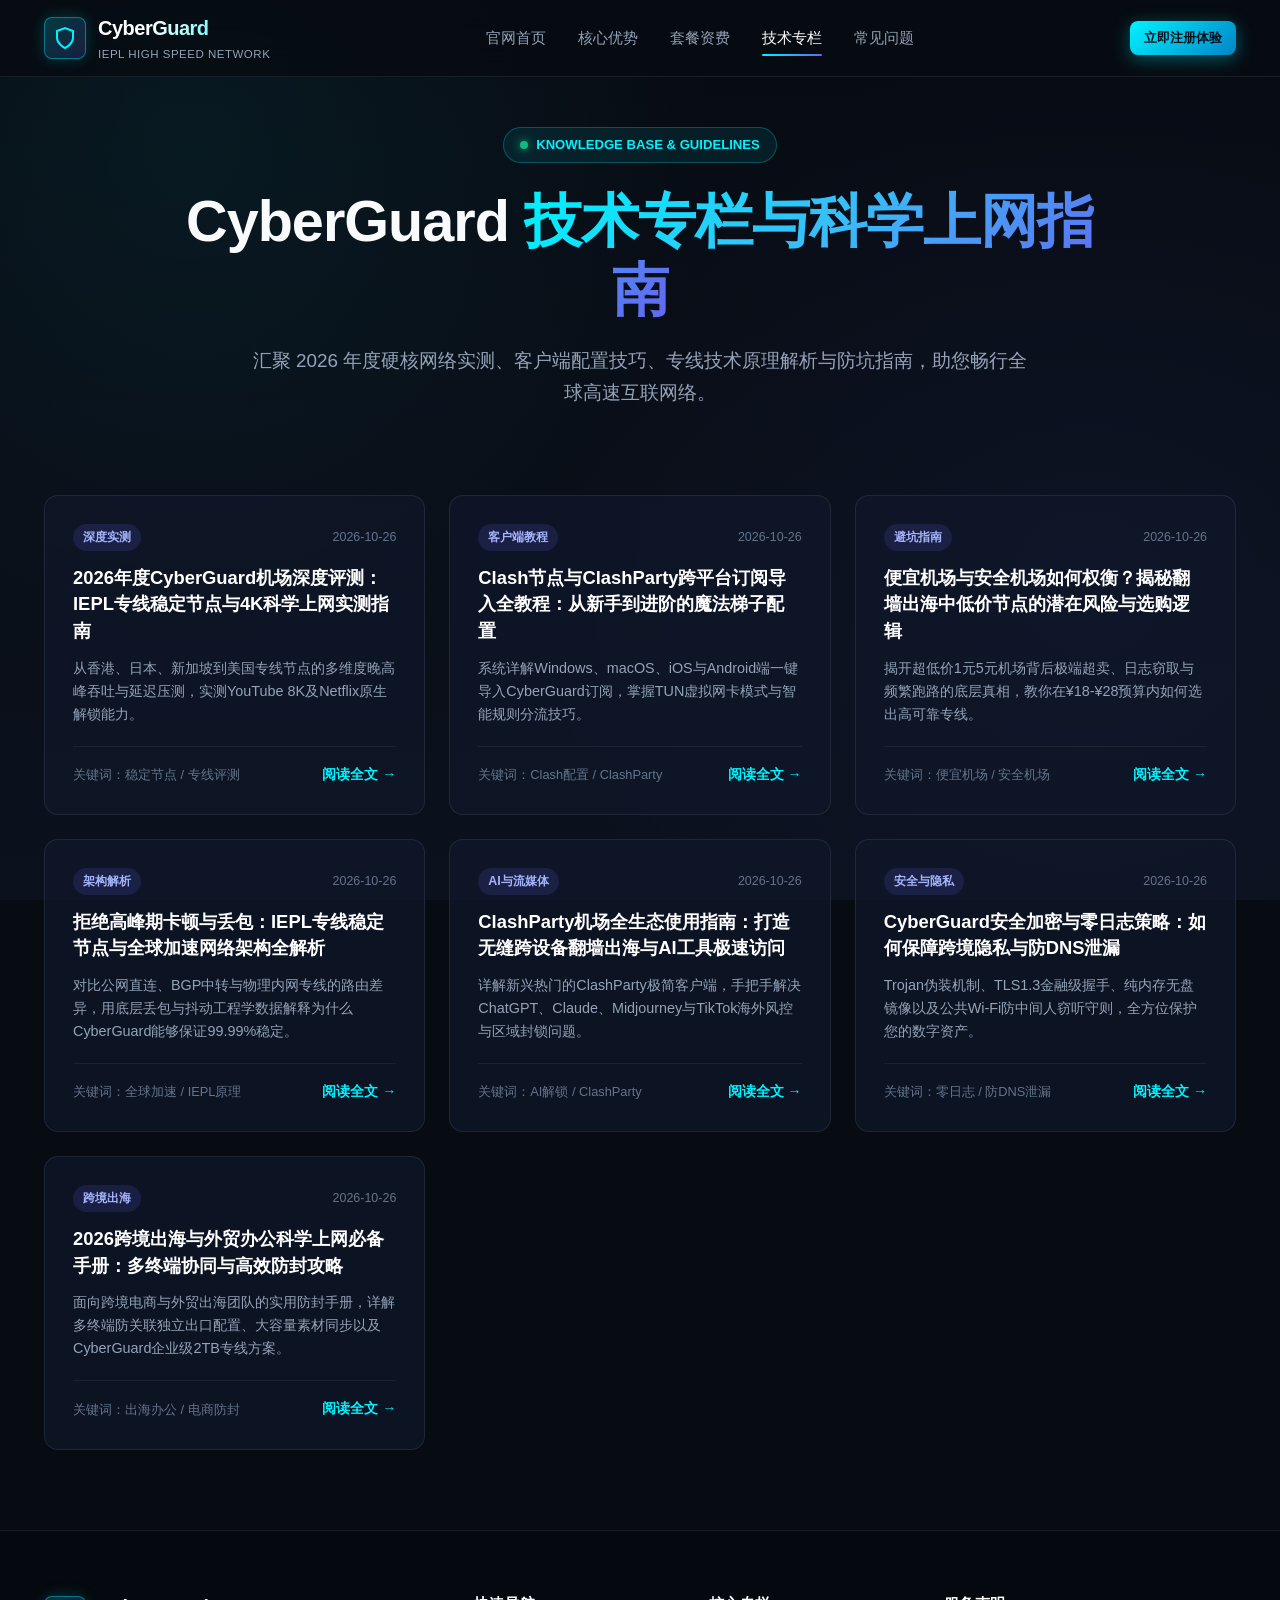
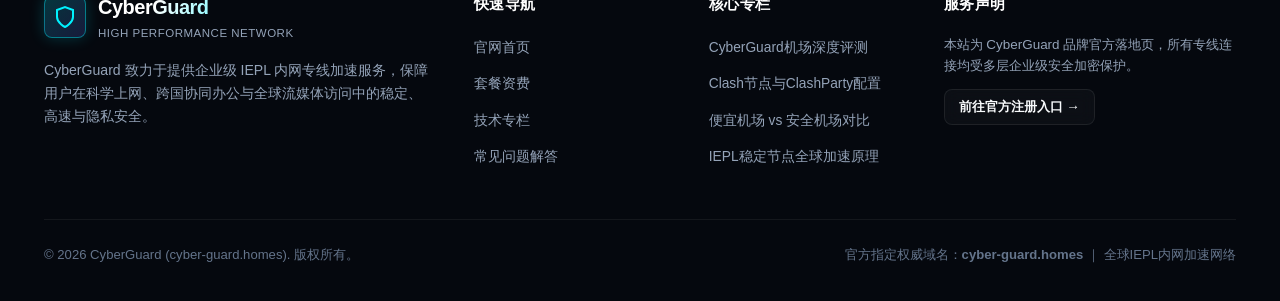
<file: articles/index.html>
﻿<!DOCTYPE html>
<html lang="zh-CN">
<head>
  <meta charset="UTF-8">
  <meta name="viewport" content="width=device-width, initial-scale=1.0">
  <title>CyberGuard技术专栏｜科学上网指南、Clash节点与专线加速文章合集</title>
  <meta name="description" content="CyberGuard官方技术专栏。收录包括CyberGuard机场深度实测、Clash与ClashParty跨平台订阅教程、便宜机场与安全机场避坑权衡、IEPL专线底层路由原理及跨境出海办公指南在内的全套原创知识。">
  <meta name="keywords" content="cyberguard, cyberguard机场, cyberguardvpn, cyberguard机场官网, 便宜机场, 安全机场, 机场推荐, 科学上网, 魔法梯子, 稳定节点, clash节点, clash机场, clashparty机场, 翻墙出海, 全球加速">
  
  <link rel="canonical" href="https://cyber-guard.homes/articles/">
  <meta name="geo.region" content="HK">
  <meta name="geo.placename" content="Hong Kong">
  <meta name="geo.position" content="22.3193;114.1694">
  <meta name="ICBM" content="22.3193, 114.1694">
  <meta name="robots" content="index, follow">
  
  <meta property="og:type" content="website">
  <meta property="og:title" content="CyberGuard技术专栏｜科学上网指南、Clash节点与专线加速文章合集">
  <meta property="og:description" content="精选 2026 最新科学上网、Clash节点配置、专线原理与防封避坑指南。">
  <meta property="og:url" content="https://cyber-guard.homes/articles/">
  <meta property="og:site_name" content="CyberGuard 官方网络服务">

  <link rel="icon" type="image/png" href="../images/favicon.png">
  <link rel="stylesheet" href="../css/style.css">

  <script type="application/ld+json">
  {
    "@context": "https://schema.org",
    "@type": "CollectionPage",
    "name": "CyberGuard技术专栏",
    "url": "https://cyber-guard.homes/articles/",
    "description": "收录科学上网、Clash节点教程、安全机场测评及全球加速专线知识的全套原创文章。",
    "publisher": {
      "@type": "Organization",
      "name": "CyberGuard",
      "logo": {
        "@type": "ImageObject",
        "url": "https://cyber-guard.homes/images/logo.png"
      }
    }
  }
  </script>
</head>
<body>

  <!-- Site Header -->
  <header class="site-header">
    <div class="container">
      <a href="../index.html" class="brand-logo-wrap" title="CyberGuard 官网首页">
        <div class="brand-icon-box">
          <svg viewBox="0 0 24 24"><path d="M12 22s8-4 8-10V5l-8-3-8 3v7c0 6 8 10 8 10z"/></svg>
        </div>
        <div class="brand-text-group">
          <span class="brand-title">CyberGuard</span>
          <span class="brand-tagline">IEPL HIGH SPEED NETWORK</span>
        </div>
      </a>

      <nav class="main-nav">
        <a href="../index.html" class="nav-link">官网首页</a>
        <a href="../index.html#features" class="nav-link">核心优势</a>
        <a href="../index.html#pricing" class="nav-link">套餐资费</a>
        <a href="index.html" class="nav-link active">技术专栏</a>
        <a href="../index.html#faq" class="nav-link">常见问题</a>
      </nav>

      <div class="header-actions">
        <a href="https://varnexa.lingdongaff.com/#/?code=HHoxxHGa" target="_blank" class="btn btn-primary btn-sm">立即注册体验</a>
        <button class="mobile-menu-toggle" aria-label="切换导航菜单">
          <svg width="24" height="24" viewBox="0 0 24 24" fill="none" stroke="currentColor" stroke-width="2"><line x1="3" y1="12" x2="21" y2="12"></line><line x1="3" y1="6" x2="21" y2="6"></line><line x1="3" y1="18" x2="21" y2="18"></line></svg>
        </button>
      </div>
    </div>
  </header>

  <!-- Hub Header -->
  <div class="hero-section" style="padding: 50px 0 40px;">
    <div class="container">
      <div class="hero-badge">
        <span class="pulse-dot"></span>
        <span>KNOWLEDGE BASE & GUIDELINES</span>
      </div>
      <h1 class="hero-title">CyberGuard <span class="highlight">技术专栏与科学上网指南</span></h1>
      <p class="hero-desc">汇聚 2026 年度硬核网络实测、客户端配置技巧、专线技术原理解析与防坑指南，助您畅行全球高速互联网络。</p>
    </div>
  </div>

  <!-- Articles Grid Container -->
  <section class="articles-section" style="padding-top: 10px;">
    <div class="container">
      <div class="articles-grid">
        
        <!-- Card 1 -->
        <div class="article-card">
          <div class="article-meta">
            <span class="article-tag">深度实测</span>
            <span>2026-10-26</span>
          </div>
          <h2 class="article-title"><a href="cyberguard-jichang-tuijian-pingce.html">2026年度CyberGuard机场深度评测：IEPL专线稳定节点与4K科学上网实测指南</a></h2>
          <p class="article-excerpt">从香港、日本、新加坡到美国专线节点的多维度晚高峰吞吐与延迟压测，实测YouTube 8K及Netflix原生解锁能力。</p>
          <div class="article-footer">
            <span style="font-size:0.8rem; color:var(--text-muted);">关键词：稳定节点 / 专线评测</span>
            <a href="cyberguard-jichang-tuijian-pingce.html" class="article-read-more">阅读全文 →</a>
          </div>
        </div>

        <!-- Card 2 -->
        <div class="article-card">
          <div class="article-meta">
            <span class="article-tag">客户端教程</span>
            <span>2026-10-26</span>
          </div>
          <h2 class="article-title"><a href="clash-jiedian-clashparty-peizhi-jiaocheng.html">Clash节点与ClashParty跨平台订阅导入全教程：从新手到进阶的魔法梯子配置</a></h2>
          <p class="article-excerpt">系统详解Windows、macOS、iOS与Android端一键导入CyberGuard订阅，掌握TUN虚拟网卡模式与智能规则分流技巧。</p>
          <div class="article-footer">
            <span style="font-size:0.8rem; color:var(--text-muted);">关键词：Clash配置 / ClashParty</span>
            <a href="clash-jiedian-clashparty-peizhi-jiaocheng.html" class="article-read-more">阅读全文 →</a>
          </div>
        </div>

        <!-- Card 3 -->
        <div class="article-card">
          <div class="article-meta">
            <span class="article-tag">避坑指南</span>
            <span>2026-10-26</span>
          </div>
          <h2 class="article-title"><a href="pianyi-jichang-vs-anquan-jichang-duibi.html">便宜机场与安全机场如何权衡？揭秘翻墙出海中低价节点的潜在风险与选购逻辑</a></h2>
          <p class="article-excerpt">揭开超低价1元5元机场背后极端超卖、日志窃取与频繁跑路的底层真相，教你在¥18-¥28预算内如何选出高可靠专线。</p>
          <div class="article-footer">
            <span style="font-size:0.8rem; color:var(--text-muted);">关键词：便宜机场 / 安全机场</span>
            <a href="pianyi-jichang-vs-anquan-jichang-duibi.html" class="article-read-more">阅读全文 →</a>
          </div>
        </div>

        <!-- Card 4 -->
        <div class="article-card">
          <div class="article-meta">
            <span class="article-tag">架构解析</span>
            <span>2026-10-26</span>
          </div>
          <h2 class="article-title"><a href="wending-jiedian-quanqiu-jiasu-yuanli.html">拒绝高峰期卡顿与丢包：IEPL专线稳定节点与全球加速网络架构全解析</a></h2>
          <p class="article-excerpt">对比公网直连、BGP中转与物理内网专线的路由差异，用底层丢包与抖动工程学数据解释为什么CyberGuard能够保证99.99%稳定。</p>
          <div class="article-footer">
            <span style="font-size:0.8rem; color:var(--text-muted);">关键词：全球加速 / IEPL原理</span>
            <a href="wending-jiedian-quanqiu-jiasu-yuanli.html" class="article-read-more">阅读全文 →</a>
          </div>
        </div>

        <!-- Card 5 -->
        <div class="article-card">
          <div class="article-meta">
            <span class="article-tag">AI与流媒体</span>
            <span>2026-10-26</span>
          </div>
          <h2 class="article-title"><a href="clashparty-jichang-shiyong-jiqiao.html">ClashParty机场全生态使用指南：打造无缝跨设备翻墙出海与AI工具极速访问</a></h2>
          <p class="article-excerpt">详解新兴热门的ClashParty极简客户端，手把手解决ChatGPT、Claude、Midjourney与TikTok海外风控与区域封锁问题。</p>
          <div class="article-footer">
            <span style="font-size:0.8rem; color:var(--text-muted);">关键词：AI解锁 / ClashParty</span>
            <a href="clashparty-jichang-shiyong-jiqiao.html" class="article-read-more">阅读全文 →</a>
          </div>
        </div>

        <!-- Card 6 -->
        <div class="article-card">
          <div class="article-meta">
            <span class="article-tag">安全与隐私</span>
            <span>2026-10-26</span>
          </div>
          <h2 class="article-title"><a href="cyberguard-vpn-anquan-jiami-xieyi.html">CyberGuard安全加密与零日志策略：如何保障跨境隐私与防DNS泄漏</a></h2>
          <p class="article-excerpt">Trojan伪装机制、TLS1.3金融级握手、纯内存无盘镜像以及公共Wi-Fi防中间人窃听守则，全方位保护您的数字资产。</p>
          <div class="article-footer">
            <span style="font-size:0.8rem; color:var(--text-muted);">关键词：零日志 / 防DNS泄漏</span>
            <a href="cyberguard-vpn-anquan-jiami-xieyi.html" class="article-read-more">阅读全文 →</a>
          </div>
        </div>

        <!-- Card 7 -->
        <div class="article-card">
          <div class="article-meta">
            <span class="article-tag">跨境出海</span>
            <span>2026-10-26</span>
          </div>
          <h2 class="article-title"><a href="kexue-shangwang-chuhai-bikan-zhinan.html">2026跨境出海与外贸办公科学上网必备手册：多终端协同与高效防封攻略</a></h2>
          <p class="article-excerpt">面向跨境电商与外贸出海团队的实用防封手册，详解多终端防关联独立出口配置、大容量素材同步以及CyberGuard企业级2TB专线方案。</p>
          <div class="article-footer">
            <span style="font-size:0.8rem; color:var(--text-muted);">关键词：出海办公 / 电商防封</span>
            <a href="kexue-shangwang-chuhai-bikan-zhinan.html" class="article-read-more">阅读全文 →</a>
          </div>
        </div>

      </div>
    </div>
  </section>

  <!-- Site Footer (带核心任务2 PBN权重精准输血管道) -->
  <footer class="site-footer">
    <div class="container">
      <div class="footer-top-grid">
        <div class="footer-col-brand">
          <div class="brand-logo-wrap">
            <div class="brand-icon-box">
              <svg viewBox="0 0 24 24"><path d="M12 22s8-4 8-10V5l-8-3-8 3v7c0 6 8 10 8 10z"/></svg>
            </div>
            <div class="brand-text-group">
              <span class="brand-title">CyberGuard</span>
              <span class="brand-tagline">HIGH PERFORMANCE NETWORK</span>
            </div>
          </div>
          <p>CyberGuard 致力于提供企业级 IEPL 内网专线加速服务，保障用户在科学上网、跨国协同办公与全球流媒体访问中的稳定、高速与隐私安全。</p>
        </div>

        <div>
          <h4 class="footer-heading">快速导航</h4>
          <ul class="footer-links-list">
            <li><a href="../index.html" class="footer-link">官网首页</a></li>
            <li><a href="../index.html#pricing" class="footer-link">套餐资费</a></li>
            <li><a href="index.html" class="footer-link">技术专栏</a></li>
            <li><a href="../index.html#faq" class="footer-link">常见问题解答</a></li>
          </ul>
        </div>

        <div>
          <h4 class="footer-heading">核心专栏</h4>
          <ul class="footer-links-list">
            <li><a href="cyberguard-jichang-tuijian-pingce.html" class="footer-link">CyberGuard机场深度评测</a></li>
            <li><a href="clash-jiedian-clashparty-peizhi-jiaocheng.html" class="footer-link">Clash节点与ClashParty配置</a></li>
            <li><a href="pianyi-jichang-vs-anquan-jichang-duibi.html" class="footer-link">便宜机场 vs 安全机场对比</a></li>
            <li><a href="wending-jiedian-quanqiu-jiasu-yuanli.html" class="footer-link">IEPL稳定节点全球加速原理</a></li>
          </ul>
        </div>

        <div>
          <h4 class="footer-heading">服务声明</h4>
          <p style="font-size:0.84rem; color:var(--text-sub); line-height:1.6; margin-bottom:12px;">本站为 CyberGuard 品牌官方落地页，所有专线连接均受多层企业级安全加密保护。</p>
          <a href="https://varnexa.lingdongaff.com/#/?code=HHoxxHGa" target="_blank" class="btn btn-outline btn-sm">前往官方注册入口 →</a>
        </div>
      </div>



      <!-- 底部版权栏 -->
      <div class="footer-bottom-bar">
        <div>
          &copy; 2026 CyberGuard (cyber-guard.homes). 版权所有。
        </div>
        <div>
          官方指定权威域名：<strong>cyber-guard.homes</strong> ｜ 全球IEPL内网加速网络
        </div>
      </div>
    </div>
  </footer>

  <script src="../js/main.js"></script>
</body>
</html>
</file>
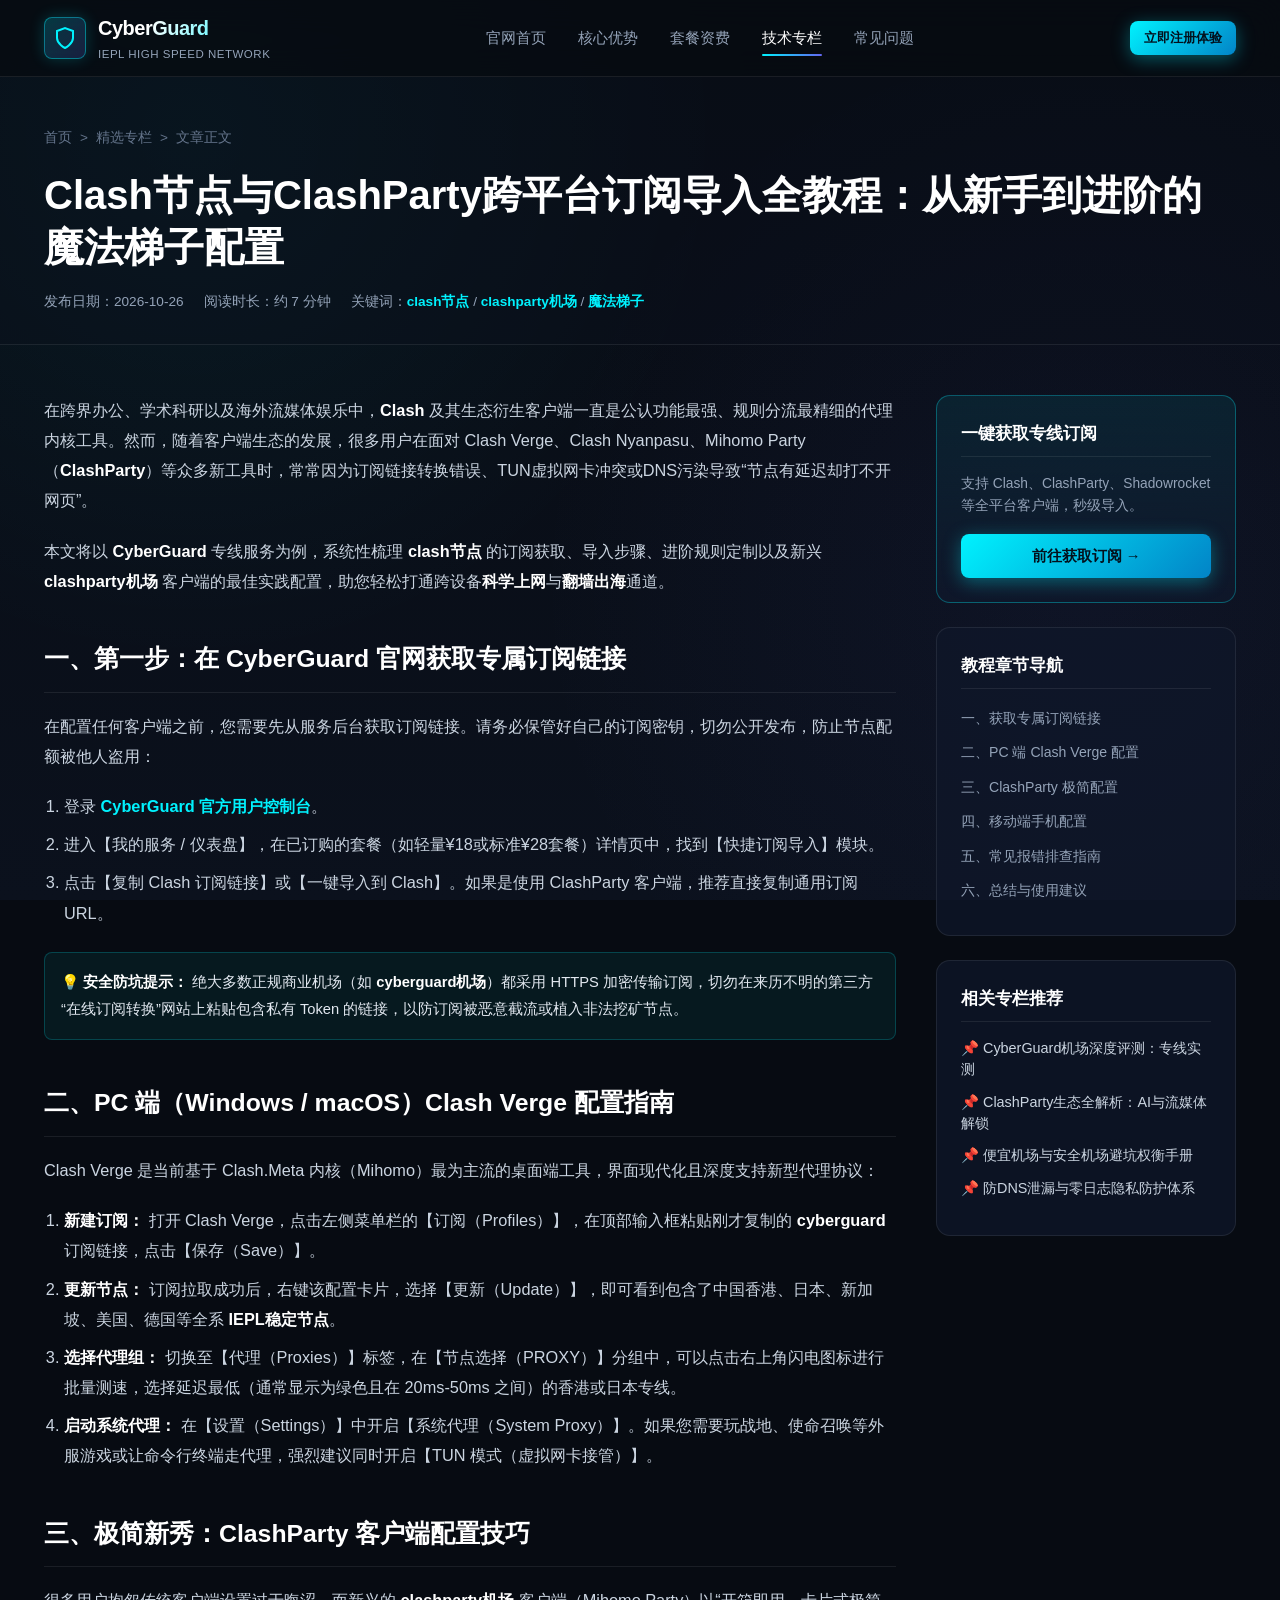
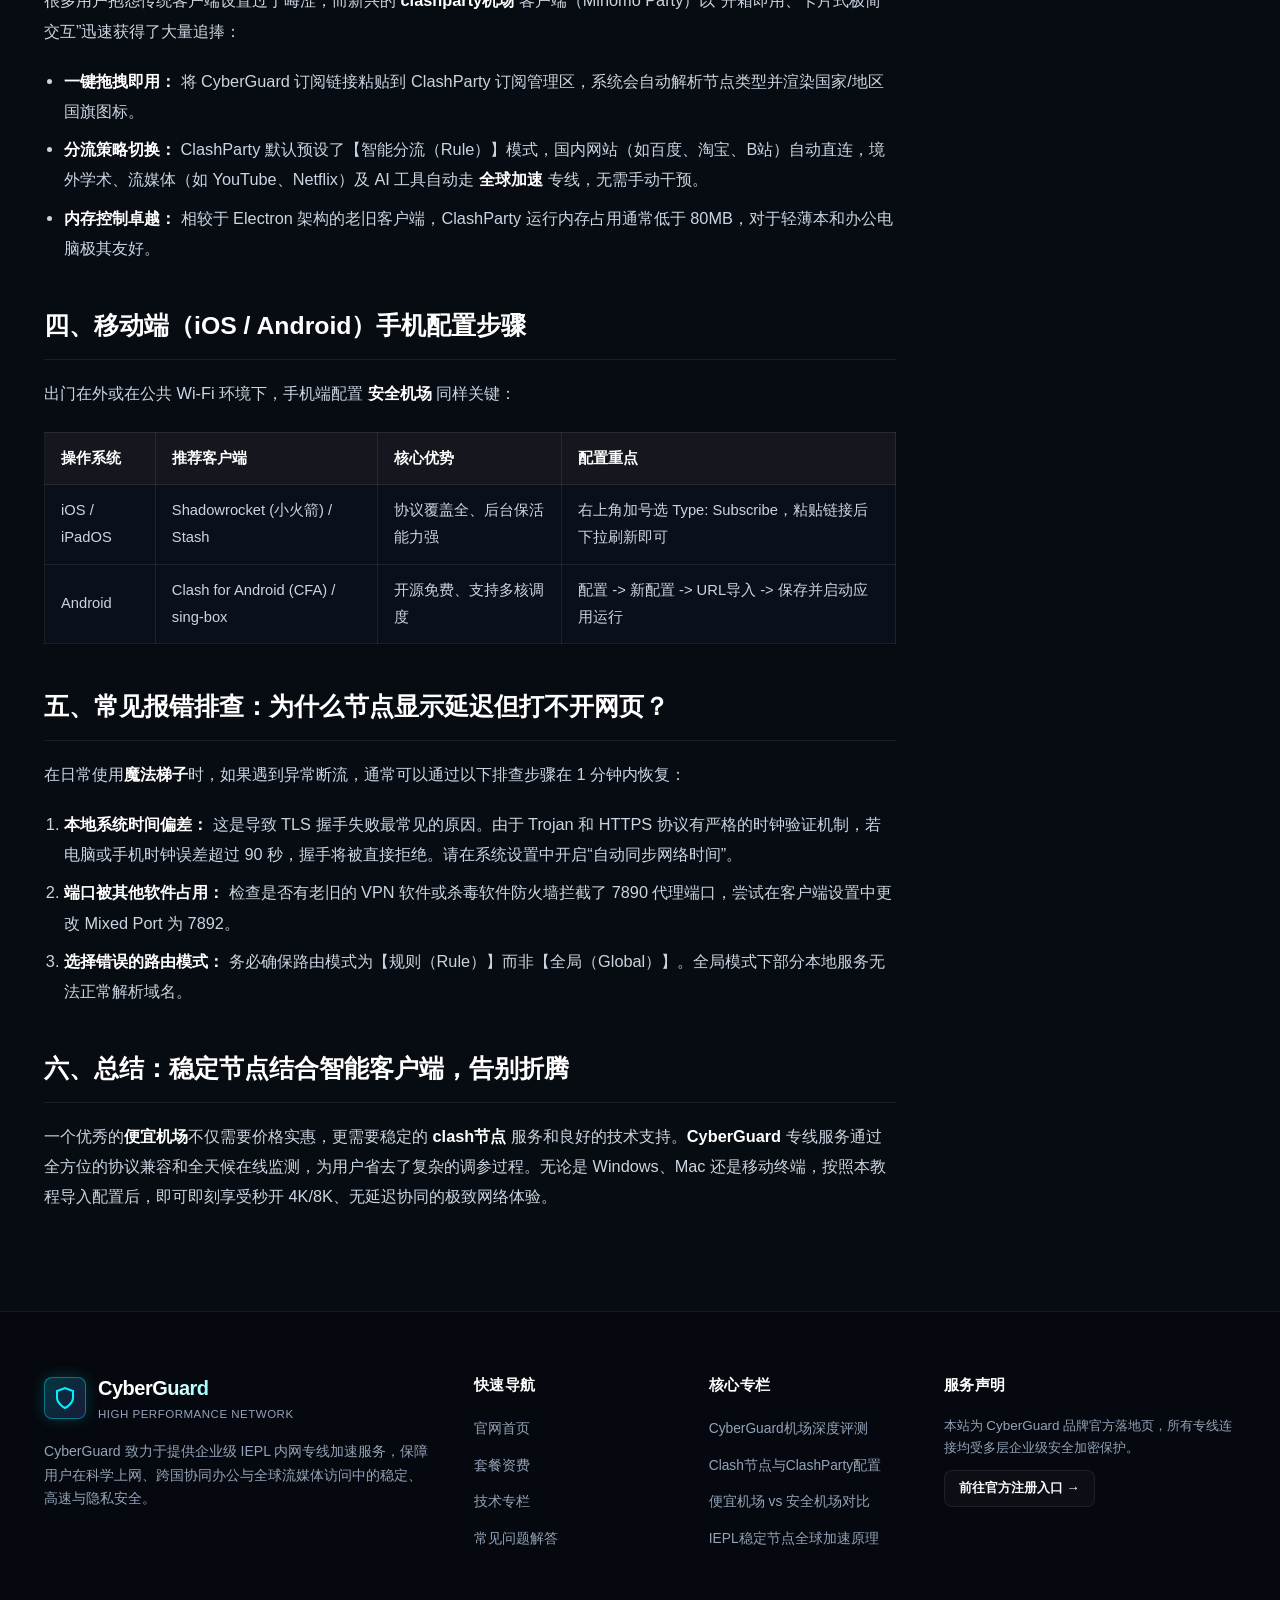
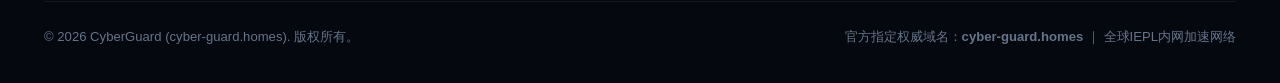
<file: articles/clash-jiedian-clashparty-peizhi-jiaocheng.html>
﻿<!DOCTYPE html>
<html lang="zh-CN">
<head>
  <meta charset="UTF-8">
  <meta name="viewport" content="width=device-width, initial-scale=1.0">
  <title>Clash节点与ClashParty跨平台订阅导入全教程：从新手到进阶的魔法梯子配置 - CyberGuard官网</title>
  <meta name="description" content="2026最新Clash节点与ClashParty客户端配置图文教程。详解Windows、Mac、iOS、Android多平台订阅导入、TUN虚拟网卡模式、规则分流与DNS防泄漏防封锁设置，手把手教会科学上网翻墙出海。">
  <meta name="keywords" content="clash节点, clash机场, clashparty机场, 魔法梯子, 科学上网, 便宜机场, 安全机场, 机场推荐, 稳定节点, 翻墙出海, 全球加速, cyberguard, cyberguard机场, cyberguardvpn, cyberguard机场官网">
  
  <link rel="canonical" href="https://cyber-guard.homes/articles/clash-jiedian-clashparty-peizhi-jiaocheng.html">
  <meta name="geo.region" content="HK">
  <meta name="geo.placename" content="Hong Kong">
  <meta name="geo.position" content="22.3193;114.1694">
  <meta name="ICBM" content="22.3193, 114.1694">
  <meta name="robots" content="index, follow">
  
  <meta property="og:type" content="article">
  <meta property="og:title" content="Clash节点与ClashParty跨平台订阅导入全教程：从新手到进阶的魔法梯子配置">
  <meta property="og:description" content="手把手教你如何高效导入CyberGuard专线订阅到Clash与ClashParty客户端，实现无缝全球加速与4K流媒体解锁。">
  <meta property="og:url" content="https://cyber-guard.homes/articles/clash-jiedian-clashparty-peizhi-jiaocheng.html">
  <meta property="og:site_name" content="CyberGuard 官方网络服务">
  <meta name="twitter:card" content="summary">

  <link rel="icon" type="image/png" href="../images/favicon.png">
  <link rel="stylesheet" href="../css/style.css">

  <script type="application/ld+json">
  {
    "@context": "https://schema.org",
    "@type": "BlogPosting",
    "headline": "Clash节点与ClashParty跨平台订阅导入全教程：从新手到进阶的魔法梯子配置",
    "description": "2026最新Clash节点与ClashParty客户端配置图文教程。详解多平台订阅导入、TUN虚拟网卡模式、规则分流与DNS防泄漏设置。",
    "mainEntityOfPage": {
      "@type": "WebPage",
      "@id": "https://cyber-guard.homes/articles/clash-jiedian-clashparty-peizhi-jiaocheng.html"
    },
    "author": {
      "@type": "Organization",
      "name": "CyberGuard技术支持中心"
    },
    "publisher": {
      "@type": "Organization",
      "name": "CyberGuard",
      "logo": {
        "@type": "ImageObject",
        "url": "https://cyber-guard.homes/images/logo.png"
      }
    },
    "datePublished": "2026-10-25T14:30:00+08:00",
    "dateModified": "2026-10-26T12:00:00+08:00"
  }
  </script>
</head>
<body>

  <!-- Site Header -->
  <header class="site-header">
    <div class="container">
      <a href="../index.html" class="brand-logo-wrap" title="CyberGuard 官网首页">
        <div class="brand-icon-box">
          <svg viewBox="0 0 24 24"><path d="M12 22s8-4 8-10V5l-8-3-8 3v7c0 6 8 10 8 10z"/></svg>
        </div>
        <div class="brand-text-group">
          <span class="brand-title">CyberGuard</span>
          <span class="brand-tagline">IEPL HIGH SPEED NETWORK</span>
        </div>
      </a>

      <nav class="main-nav">
        <a href="../index.html" class="nav-link">官网首页</a>
        <a href="../index.html#features" class="nav-link">核心优势</a>
        <a href="../index.html#pricing" class="nav-link">套餐资费</a>
        <a href="index.html" class="nav-link active">技术专栏</a>
        <a href="../index.html#faq" class="nav-link">常见问题</a>
      </nav>

      <div class="header-actions">
        <a href="https://varnexa.lingdongaff.com/#/?code=HHoxxHGa" target="_blank" class="btn btn-primary btn-sm">立即注册体验</a>
        <button class="mobile-menu-toggle" aria-label="切换导航菜单">
          <svg width="24" height="24" viewBox="0 0 24 24" fill="none" stroke="currentColor" stroke-width="2"><line x1="3" y1="12" x2="21" y2="12"></line><line x1="3" y1="6" x2="21" y2="6"></line><line x1="3" y1="18" x2="21" y2="18"></line></svg>
        </button>
      </div>
    </div>
  </header>

  <!-- Article Header -->
  <div class="article-page-header">
    <div class="container">
      <div class="article-breadcrumb">
        <a href="../index.html">首页</a> &gt; 
        <a href="index.html">精选专栏</a> &gt; 
        <span>文章正文</span>
      </div>
      <h1 class="article-main-title">Clash节点与ClashParty跨平台订阅导入全教程：从新手到进阶的魔法梯子配置</h1>
      <div class="article-post-meta">
        <span>发布日期：2026-10-26</span>
        <span>阅读时长：约 7 分钟</span>
        <span>关键词：<strong style="color:var(--primary);">clash节点</strong> / <strong style="color:var(--primary);">clashparty机场</strong> / <strong style="color:var(--primary);">魔法梯子</strong></span>
      </div>
    </div>
  </div>

  <div class="container">
    <div class="article-content-container">
      <article class="article-body">
        <p>在跨界办公、学术科研以及海外流媒体娱乐中，<strong>Clash</strong> 及其生态衍生客户端一直是公认功能最强、规则分流最精细的代理内核工具。然而，随着客户端生态的发展，很多用户在面对 Clash Verge、Clash Nyanpasu、Mihomo Party（<strong>ClashParty</strong>）等众多新工具时，常常因为订阅链接转换错误、TUN虚拟网卡冲突或DNS污染导致“节点有延迟却打不开网页”。</p>
        <p>本文将以 <strong>CyberGuard</strong> 专线服务为例，系统性梳理 <strong>clash节点</strong> 的订阅获取、导入步骤、进阶规则定制以及新兴 <strong>clashparty机场</strong> 客户端的最佳实践配置，助您轻松打通跨设备<strong>科学上网</strong>与<strong>翻墙出海</strong>通道。</p>

        <h2 id="step1-get-sub">一、第一步：在 CyberGuard 官网获取专属订阅链接</h2>
        <p>在配置任何客户端之前，您需要先从服务后台获取订阅链接。请务必保管好自己的订阅密钥，切勿公开发布，防止节点配额被他人盗用：</p>
        <ol>
          <li>登录 <a href="https://varnexa.lingdongaff.com/#/?code=HHoxxHGa" target="_blank" style="color:var(--primary); font-weight:700;">CyberGuard 官方用户控制台</a>。</li>
          <li>进入【我的服务 / 仪表盘】，在已订购的套餐（如轻量¥18或标准¥28套餐）详情页中，找到【快捷订阅导入】模块。</li>
          <li>点击【复制 Clash 订阅链接】或【一键导入到 Clash】。如果是使用 ClashParty 客户端，推荐直接复制通用订阅 URL。</li>
        </ol>

        <div style="background:rgba(0,242,254,0.06); border:1px solid rgba(0,242,254,0.2); border-radius:var(--radius-sm); padding:16px; margin:20px 0;">
          <p style="margin:0; font-size:0.92rem; color:#e2e8f0;">💡 <strong>安全防坑提示：</strong> 绝大多数正规商业机场（如 <strong>cyberguard机场</strong>）都采用 HTTPS 加密传输订阅，切勿在来历不明的第三方“在线订阅转换”网站上粘贴包含私有 Token 的链接，以防订阅被恶意截流或植入非法挖矿节点。</p>
        </div>

        <h2 id="step2-clash-pc">二、PC 端（Windows / macOS）Clash Verge 配置指南</h2>
        <p>Clash Verge 是当前基于 Clash.Meta 内核（Mihomo）最为主流的桌面端工具，界面现代化且深度支持新型代理协议：</p>
        <ol>
          <li><strong>新建订阅：</strong> 打开 Clash Verge，点击左侧菜单栏的【订阅（Profiles）】，在顶部输入框粘贴刚才复制的 <strong>cyberguard</strong> 订阅链接，点击【保存（Save）】。</li>
          <li><strong>更新节点：</strong> 订阅拉取成功后，右键该配置卡片，选择【更新（Update）】，即可看到包含了中国香港、日本、新加坡、美国、德国等全系 <strong>IEPL稳定节点</strong>。</li>
          <li><strong>选择代理组：</strong> 切换至【代理（Proxies）】标签，在【节点选择（PROXY）】分组中，可以点击右上角闪电图标进行批量测速，选择延迟最低（通常显示为绿色且在 20ms-50ms 之间）的香港或日本专线。</li>
          <li><strong>启动系统代理：</strong> 在【设置（Settings）】中开启【系统代理（System Proxy）】。如果您需要玩战地、使命召唤等外服游戏或让命令行终端走代理，强烈建议同时开启【TUN 模式（虚拟网卡接管）】。</li>
        </ol>

        <h2 id="step3-clashparty">三、极简新秀：ClashParty 客户端配置技巧</h2>
        <p>很多用户抱怨传统客户端设置过于晦涩，而新兴的 <strong>clashparty机场</strong> 客户端（Mihomo Party）以“开箱即用、卡片式极简交互”迅速获得了大量追捧：</p>
        <ul>
          <li><strong>一键拖拽即用：</strong> 将 CyberGuard 订阅链接粘贴到 ClashParty 订阅管理区，系统会自动解析节点类型并渲染国家/地区国旗图标。</li>
          <li><strong>分流策略切换：</strong> ClashParty 默认预设了【智能分流（Rule）】模式，国内网站（如百度、淘宝、B站）自动直连，境外学术、流媒体（如 YouTube、Netflix）及 AI 工具自动走 <strong>全球加速</strong> 专线，无需手动干预。</li>
          <li><strong>内存控制卓越：</strong> 相较于 Electron 架构的老旧客户端，ClashParty 运行内存占用通常低于 80MB，对于轻薄本和办公电脑极其友好。</li>
        </ul>

        <h2 id="step4-mobile">四、移动端（iOS / Android）手机配置步骤</h2>
        <p>出门在外或在公共 Wi-Fi 环境下，手机端配置 <strong>安全机场</strong> 同样关键：</p>
        <table>
          <thead>
            <tr>
              <th>操作系统</th>
              <th>推荐客户端</th>
              <th>核心优势</th>
              <th>配置重点</th>
            </tr>
          </thead>
          <tbody>
            <tr>
              <td>iOS / iPadOS</td>
              <td>Shadowrocket (小火箭) / Stash</td>
              <td>协议覆盖全、后台保活能力强</td>
              <td>右上角加号选 Type: Subscribe，粘贴链接后下拉刷新即可</td>
            </tr>
            <tr>
              <td>Android</td>
              <td>Clash for Android (CFA) / sing-box</td>
              <td>开源免费、支持多核调度</td>
              <td>配置 -> 新配置 -> URL导入 -> 保存并启动应用运行</td>
            </tr>
          </tbody>
        </table>

        <h2 id="step5-troubleshoot">五、常见报错排查：为什么节点显示延迟但打不开网页？</h2>
        <p>在日常使用<strong>魔法梯子</strong>时，如果遇到异常断流，通常可以通过以下排查步骤在 1 分钟内恢复：</p>
        <ol>
          <li><strong>本地系统时间偏差：</strong> 这是导致 TLS 握手失败最常见的原因。由于 Trojan 和 HTTPS 协议有严格的时钟验证机制，若电脑或手机时钟误差超过 90 秒，握手将被直接拒绝。请在系统设置中开启“自动同步网络时间”。</li>
          <li><strong>端口被其他软件占用：</strong> 检查是否有老旧的 VPN 软件或杀毒软件防火墙拦截了 7890 代理端口，尝试在客户端设置中更改 Mixed Port 为 7892。</li>
          <li><strong>选择错误的路由模式：</strong> 务必确保路由模式为【规则（Rule）】而非【全局（Global）】。全局模式下部分本地服务无法正常解析域名。</li>
        </ol>

        <h2 id="conclusion">六、总结：稳定节点结合智能客户端，告别折腾</h2>
        <p>一个优秀的<strong>便宜机场</strong>不仅需要价格实惠，更需要稳定的 <strong>clash节点</strong> 服务和良好的技术支持。<strong>CyberGuard</strong> 专线服务通过全方位的协议兼容和全天候在线监测，为用户省去了复杂的调参过程。无论是 Windows、Mac 还是移动终端，按照本教程导入配置后，即可即刻享受秒开 4K/8K、无延迟协同的极致网络体验。</p>
      </article>

      <!-- Sidebar -->
      <aside class="article-sidebar">
        <div class="sidebar-card" style="border-color:var(--border-highlight); background:linear-gradient(180deg, rgba(0,242,254,0.08) 0%, rgba(15,23,42,0.9) 100%);">
          <h3 class="sidebar-title">一键获取专线订阅</h3>
          <p style="font-size:0.86rem; color:var(--text-sub); margin-bottom:16px;">支持 Clash、ClashParty、Shadowrocket 等全平台客户端，秒级导入。</p>
          <a href="https://varnexa.lingdongaff.com/#/?code=HHoxxHGa" target="_blank" class="btn btn-primary" style="width:100%;">前往获取订阅 →</a>
        </div>

        <div class="sidebar-card">
          <h3 class="sidebar-title">教程章节导航</h3>
          <ul class="toc-list">
            <li><a href="#step1-get-sub" class="toc-link">一、获取专属订阅链接</a></li>
            <li><a href="#step2-clash-pc" class="toc-link">二、PC 端 Clash Verge 配置</a></li>
            <li><a href="#step3-clashparty" class="toc-link">三、ClashParty 极简配置</a></li>
            <li><a href="#step4-mobile" class="toc-link">四、移动端手机配置</a></li>
            <li><a href="#step5-troubleshoot" class="toc-link">五、常见报错排查指南</a></li>
            <li><a href="#conclusion" class="toc-link">六、总结与使用建议</a></li>
          </ul>
        </div>

        <div class="sidebar-card">
          <h3 class="sidebar-title">相关专栏推荐</h3>
          <ul class="related-posts-list">
            <li><a href="cyberguard-jichang-tuijian-pingce.html" class="related-post-link">📌 CyberGuard机场深度评测：专线实测</a></li>
            <li><a href="clashparty-jichang-shiyong-jiqiao.html" class="related-post-link">📌 ClashParty生态全解析：AI与流媒体解锁</a></li>
            <li><a href="pianyi-jichang-vs-anquan-jichang-duibi.html" class="related-post-link">📌 便宜机场与安全机场避坑权衡手册</a></li>
            <li><a href="cyberguard-vpn-anquan-jiami-xieyi.html" class="related-post-link">📌 防DNS泄漏与零日志隐私防护体系</a></li>
          </ul>
        </div>
      </aside>
    </div>
  </div>

  <!-- Site Footer (带核心任务2 PBN权重精准输血管道) -->
  <footer class="site-footer">
    <div class="container">
      <div class="footer-top-grid">
        <div class="footer-col-brand">
          <div class="brand-logo-wrap">
            <div class="brand-icon-box">
              <svg viewBox="0 0 24 24"><path d="M12 22s8-4 8-10V5l-8-3-8 3v7c0 6 8 10 8 10z"/></svg>
            </div>
            <div class="brand-text-group">
              <span class="brand-title">CyberGuard</span>
              <span class="brand-tagline">HIGH PERFORMANCE NETWORK</span>
            </div>
          </div>
          <p>CyberGuard 致力于提供企业级 IEPL 内网专线加速服务，保障用户在科学上网、跨国协同办公与全球流媒体访问中的稳定、高速与隐私安全。</p>
        </div>

        <div>
          <h4 class="footer-heading">快速导航</h4>
          <ul class="footer-links-list">
            <li><a href="../index.html" class="footer-link">官网首页</a></li>
            <li><a href="../index.html#pricing" class="footer-link">套餐资费</a></li>
            <li><a href="index.html" class="footer-link">技术专栏</a></li>
            <li><a href="../index.html#faq" class="footer-link">常见问题解答</a></li>
          </ul>
        </div>

        <div>
          <h4 class="footer-heading">核心专栏</h4>
          <ul class="footer-links-list">
            <li><a href="cyberguard-jichang-tuijian-pingce.html" class="footer-link">CyberGuard机场深度评测</a></li>
            <li><a href="clash-jiedian-clashparty-peizhi-jiaocheng.html" class="footer-link">Clash节点与ClashParty配置</a></li>
            <li><a href="pianyi-jichang-vs-anquan-jichang-duibi.html" class="footer-link">便宜机场 vs 安全机场对比</a></li>
            <li><a href="wending-jiedian-quanqiu-jiasu-yuanli.html" class="footer-link">IEPL稳定节点全球加速原理</a></li>
          </ul>
        </div>

        <div>
          <h4 class="footer-heading">服务声明</h4>
          <p style="font-size:0.84rem; color:var(--text-sub); line-height:1.6; margin-bottom:12px;">本站为 CyberGuard 品牌官方落地页，所有专线连接均受多层企业级安全加密保护。</p>
          <a href="https://varnexa.lingdongaff.com/#/?code=HHoxxHGa" target="_blank" class="btn btn-outline btn-sm">前往官方注册入口 →</a>
        </div>
      </div>



      <!-- 底部版权栏 -->
      <div class="footer-bottom-bar">
        <div>
          &copy; 2026 CyberGuard (cyber-guard.homes). 版权所有。
        </div>
        <div>
          官方指定权威域名：<strong>cyber-guard.homes</strong> ｜ 全球IEPL内网加速网络
        </div>
      </div>
    </div>
  </footer>

  <script src="../js/main.js"></script>
</body>
</html>
</file>
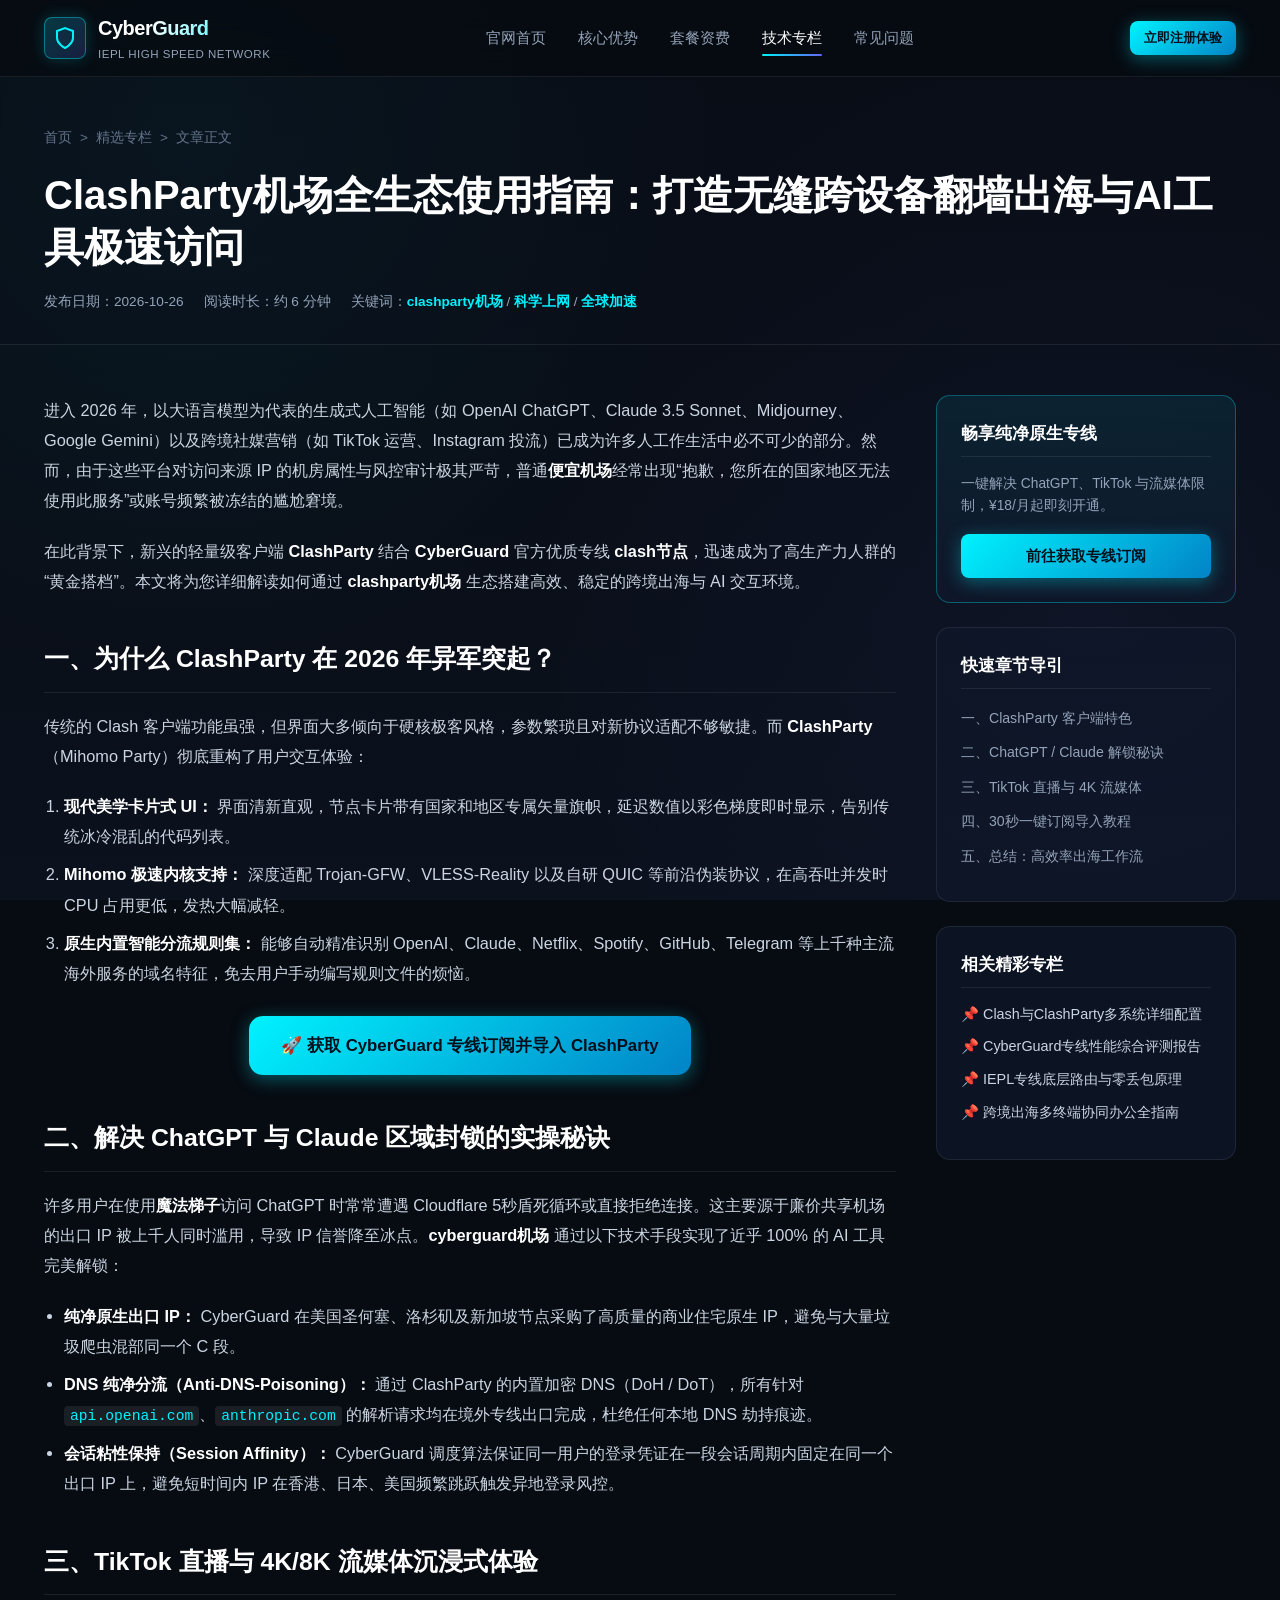
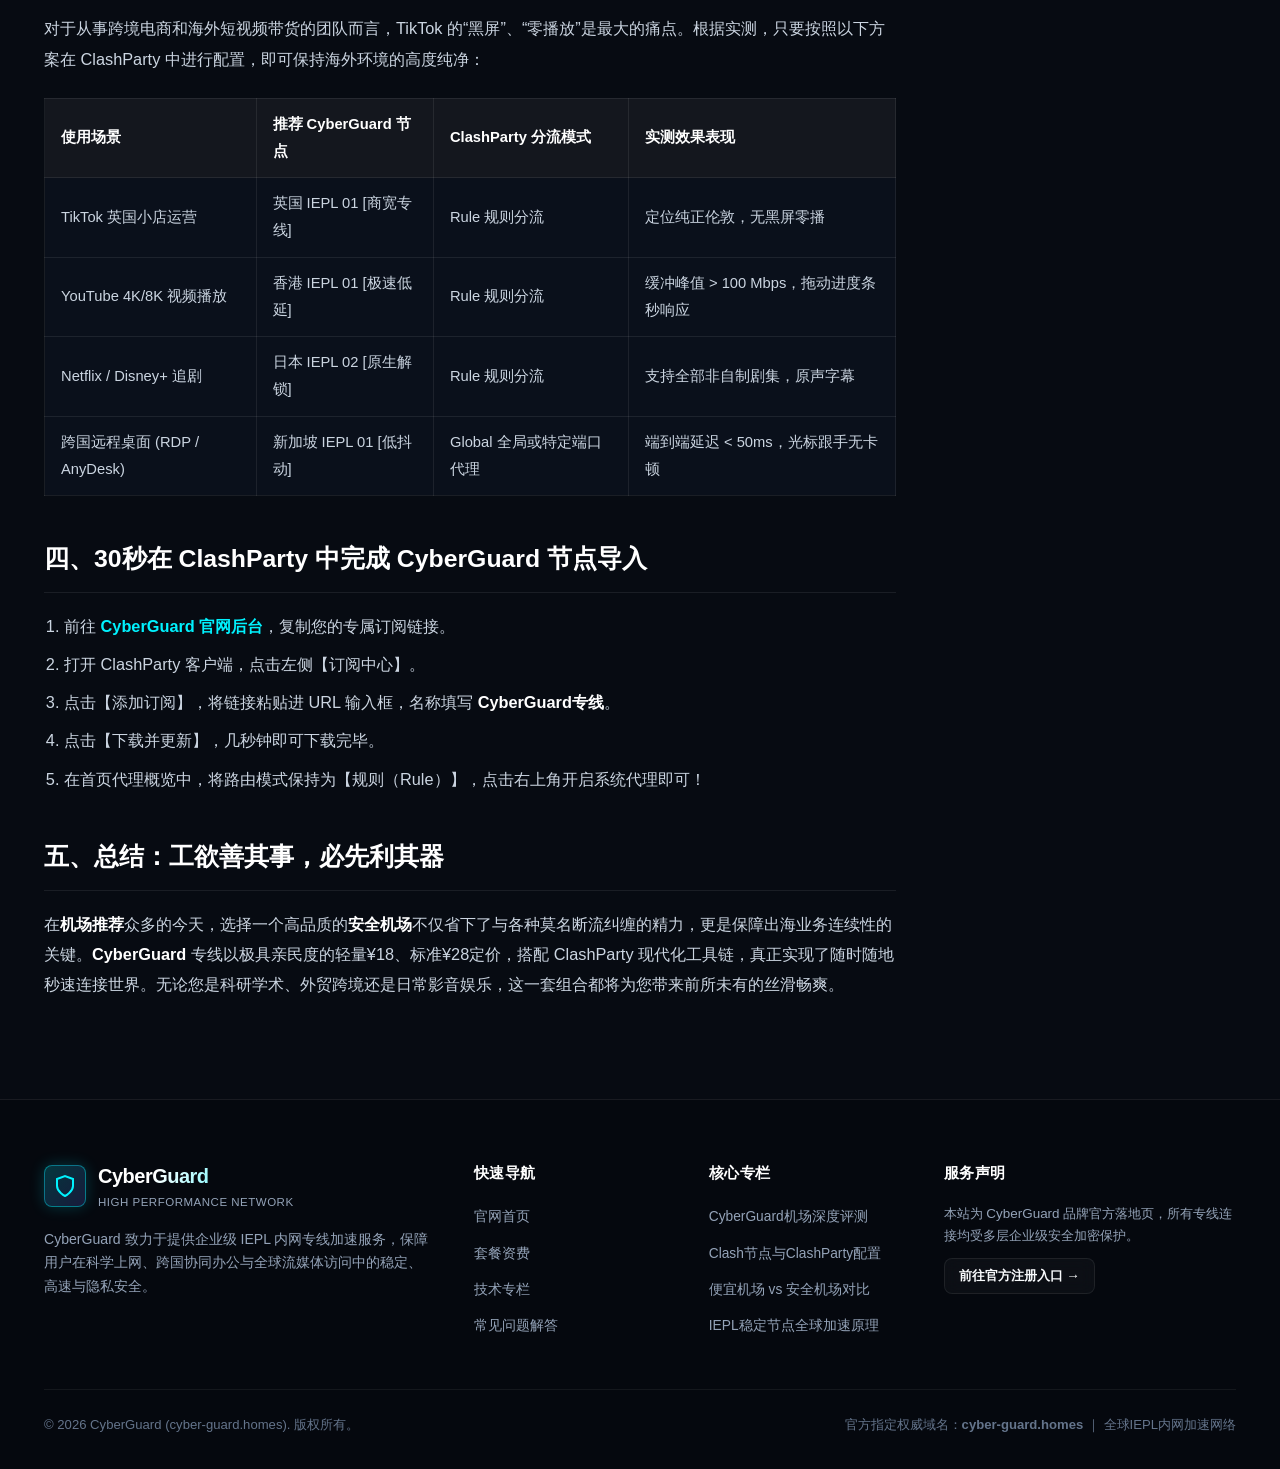
<file: articles/clashparty-jichang-shiyong-jiqiao.html>
﻿<!DOCTYPE html>
<html lang="zh-CN">
<head>
  <meta charset="UTF-8">
  <meta name="viewport" content="width=device-width, initial-scale=1.0">
  <title>ClashParty机场全生态使用指南：打造无缝跨设备翻墙出海与AI工具极速访问 - CyberGuard官网</title>
  <meta name="description" content="2026年爆款客户端ClashParty深度实战指南。手把手教你利用CyberGuard专线稳定节点，解决ChatGPT、Claude、TikTok等海外AI工具与流媒体区域限制，打造轻量极速的科学上网工作流。">
  <meta name="keywords" content="clashparty机场, clash节点, clash机场, 科学上网, 翻墙出海, 全球加速, 便宜机场, 安全机场, 机场推荐, 魔法梯子, 稳定节点, cyberguard, cyberguard机场, cyberguardvpn, cyberguard机场官网">
  
  <link rel="canonical" href="https://cyber-guard.homes/articles/clashparty-jichang-shiyong-jiqiao.html">
  <meta name="geo.region" content="HK">
  <meta name="geo.placename" content="Hong Kong">
  <meta name="geo.position" content="22.3193;114.1694">
  <meta name="ICBM" content="22.3193, 114.1694">
  <meta name="robots" content="index, follow">
  
  <meta property="og:type" content="article">
  <meta property="og:title" content="ClashParty机场全生态使用指南：打造无缝跨设备翻墙出海与AI工具极速访问">
  <meta property="og:description" content="用最清爽的ClashParty客户端搭配CyberGuard专线，体验AI生成工具秒响应与4K无界流媒体。">
  <meta property="og:url" content="https://cyber-guard.homes/articles/clashparty-jichang-shiyong-jiqiao.html">
  <meta property="og:site_name" content="CyberGuard 官方网络服务">
  <meta name="twitter:card" content="summary">

  <link rel="icon" type="image/png" href="../images/favicon.png">
  <link rel="stylesheet" href="../css/style.css">

  <script type="application/ld+json">
  {
    "@context": "https://schema.org",
    "@type": "BlogPosting",
    "headline": "ClashParty机场全生态使用指南：打造无缝跨设备翻墙出海与AI工具极速访问",
    "description": "2026年爆款客户端ClashParty深度实战指南。手把手教你利用CyberGuard专线稳定节点，解决ChatGPT、Claude、TikTok等海外AI工具与流媒体区域限制。",
    "mainEntityOfPage": {
      "@type": "WebPage",
      "@id": "https://cyber-guard.homes/articles/clashparty-jichang-shiyong-jiqiao.html"
    },
    "author": {
      "@type": "Organization",
      "name": "CyberGuard应用实验室"
    },
    "publisher": {
      "@type": "Organization",
      "name": "CyberGuard",
      "logo": {
        "@type": "ImageObject",
        "url": "https://cyber-guard.homes/images/logo.png"
      }
    },
    "datePublished": "2026-10-25T21:00:00+08:00",
    "dateModified": "2026-10-26T12:00:00+08:00"
  }
  </script>
</head>
<body>

  <!-- Site Header -->
  <header class="site-header">
    <div class="container">
      <a href="../index.html" class="brand-logo-wrap" title="CyberGuard 官网首页">
        <div class="brand-icon-box">
          <svg viewBox="0 0 24 24"><path d="M12 22s8-4 8-10V5l-8-3-8 3v7c0 6 8 10 8 10z"/></svg>
        </div>
        <div class="brand-text-group">
          <span class="brand-title">CyberGuard</span>
          <span class="brand-tagline">IEPL HIGH SPEED NETWORK</span>
        </div>
      </a>

      <nav class="main-nav">
        <a href="../index.html" class="nav-link">官网首页</a>
        <a href="../index.html#features" class="nav-link">核心优势</a>
        <a href="../index.html#pricing" class="nav-link">套餐资费</a>
        <a href="index.html" class="nav-link active">技术专栏</a>
        <a href="../index.html#faq" class="nav-link">常见问题</a>
      </nav>

      <div class="header-actions">
        <a href="https://varnexa.lingdongaff.com/#/?code=HHoxxHGa" target="_blank" class="btn btn-primary btn-sm">立即注册体验</a>
        <button class="mobile-menu-toggle" aria-label="切换导航菜单">
          <svg width="24" height="24" viewBox="0 0 24 24" fill="none" stroke="currentColor" stroke-width="2"><line x1="3" y1="12" x2="21" y2="12"></line><line x1="3" y1="6" x2="21" y2="6"></line><line x1="3" y1="18" x2="21" y2="18"></line></svg>
        </button>
      </div>
    </div>
  </header>

  <!-- Article Header -->
  <div class="article-page-header">
    <div class="container">
      <div class="article-breadcrumb">
        <a href="../index.html">首页</a> &gt; 
        <a href="index.html">精选专栏</a> &gt; 
        <span>文章正文</span>
      </div>
      <h1 class="article-main-title">ClashParty机场全生态使用指南：打造无缝跨设备翻墙出海与AI工具极速访问</h1>
      <div class="article-post-meta">
        <span>发布日期：2026-10-26</span>
        <span>阅读时长：约 6 分钟</span>
        <span>关键词：<strong style="color:var(--primary);">clashparty机场</strong> / <strong style="color:var(--primary);">科学上网</strong> / <strong style="color:var(--primary);">全球加速</strong></span>
      </div>
    </div>
  </div>

  <div class="container">
    <div class="article-content-container">
      <article class="article-body">
        <p>进入 2026 年，以大语言模型为代表的生成式人工智能（如 OpenAI ChatGPT、Claude 3.5 Sonnet、Midjourney、Google Gemini）以及跨境社媒营销（如 TikTok 运营、Instagram 投流）已成为许多人工作生活中必不可少的部分。然而，由于这些平台对访问来源 IP 的机房属性与风控审计极其严苛，普通<strong>便宜机场</strong>经常出现“抱歉，您所在的国家地区无法使用此服务”或账号频繁被冻结的尴尬窘境。</p>
        <p>在此背景下，新兴的轻量级客户端 <strong>ClashParty</strong> 结合 <strong>CyberGuard</strong> 官方优质专线 <strong>clash节点</strong>，迅速成为了高生产力人群的“黄金搭档”。本文将为您详细解读如何通过 <strong>clashparty机场</strong> 生态搭建高效、稳定的跨境出海与 AI 交互环境。</p>

        <h2 id="why-clashparty">一、为什么 ClashParty 在 2026 年异军突起？</h2>
        <p>传统的 Clash 客户端功能虽强，但界面大多倾向于硬核极客风格，参数繁琐且对新协议适配不够敏捷。而 <strong>ClashParty</strong>（Mihomo Party）彻底重构了用户交互体验：</p>
        <ol>
          <li><strong>现代美学卡片式 UI：</strong> 界面清新直观，节点卡片带有国家和地区专属矢量旗帜，延迟数值以彩色梯度即时显示，告别传统冰冷混乱的代码列表。</li>
          <li><strong>Mihomo 极速内核支持：</strong> 深度适配 Trojan-GFW、VLESS-Reality 以及自研 QUIC 等前沿伪装协议，在高吞吐并发时 CPU 占用更低，发热大幅减轻。</li>
          <li><strong>原生内置智能分流规则集：</strong> 能够自动精准识别 OpenAI、Claude、Netflix、Spotify、GitHub、Telegram 等上千种主流海外服务的域名特征，免去用户手动编写规则文件的烦恼。</li>
        </ol>

        <div style="text-align:center; margin:28px 0;">
          <a href="https://varnexa.lingdongaff.com/#/?code=HHoxxHGa" target="_blank" class="btn btn-primary btn-lg">🚀 获取 CyberGuard 专线订阅并导入 ClashParty</a>
        </div>

        <h2 id="ai-unlocking">二、解决 ChatGPT 与 Claude 区域封锁的实操秘诀</h2>
        <p>许多用户在使用<strong>魔法梯子</strong>访问 ChatGPT 时常常遭遇 Cloudflare 5秒盾死循环或直接拒绝连接。这主要源于廉价共享机场的出口 IP 被上千人同时滥用，导致 IP 信誉降至冰点。<strong>cyberguard机场</strong> 通过以下技术手段实现了近乎 100% 的 AI 工具完美解锁：</p>
        <ul>
          <li><strong>纯净原生出口 IP：</strong> CyberGuard 在美国圣何塞、洛杉矶及新加坡节点采购了高质量的商业住宅原生 IP，避免与大量垃圾爬虫混部同一个 C 段。</li>
          <li><strong>DNS 纯净分流（Anti-DNS-Poisoning）：</strong> 通过 ClashParty 的内置加密 DNS（DoH / DoT），所有针对 <code>api.openai.com</code>、<code>anthropic.com</code> 的解析请求均在境外专线出口完成，杜绝任何本地 DNS 劫持痕迹。</li>
          <li><strong>会话粘性保持（Session Affinity）：</strong> CyberGuard 调度算法保证同一用户的登录凭证在一段会话周期内固定在同一个出口 IP 上，避免短时间内 IP 在香港、日本、美国频繁跳跃触发异地登录风控。</li>
        </ul>

        <h2 id="streaming-tiktok">三、TikTok 直播与 4K/8K 流媒体沉浸式体验</h2>
        <p>对于从事跨境电商和海外短视频带货的团队而言，TikTok 的“黑屏”、“零播放”是最大的痛点。根据实测，只要按照以下方案在 ClashParty 中进行配置，即可保持海外环境的高度纯净：</p>
        <table>
          <thead>
            <tr>
              <th>使用场景</th>
              <th>推荐 CyberGuard 节点</th>
              <th>ClashParty 分流模式</th>
              <th>实测效果表现</th>
            </tr>
          </thead>
          <tbody>
            <tr>
              <td>TikTok 英国小店运营</td>
              <td>英国 IEPL 01 [商宽专线]</td>
              <td>Rule 规则分流</td>
              <td>定位纯正伦敦，无黑屏零播</td>
            </tr>
            <tr>
              <td>YouTube 4K/8K 视频播放</td>
              <td>香港 IEPL 01 [极速低延]</td>
              <td>Rule 规则分流</td>
              <td>缓冲峰值 &gt; 100 Mbps，拖动进度条秒响应</td>
            </tr>
            <tr>
              <td>Netflix / Disney+ 追剧</td>
              <td>日本 IEPL 02 [原生解锁]</td>
              <td>Rule 规则分流</td>
              <td>支持全部非自制剧集，原声字幕</td>
            </tr>
            <tr>
              <td>跨国远程桌面 (RDP / AnyDesk)</td>
              <td>新加坡 IEPL 01 [低抖动]</td>
              <td>Global 全局或特定端口代理</td>
              <td>端到端延迟 &lt; 50ms，光标跟手无卡顿</td>
            </tr>
          </tbody>
        </table>

        <h2 id="setup-steps">四、30秒在 ClashParty 中完成 CyberGuard 节点导入</h2>
        <ol>
          <li>前往 <a href="https://varnexa.lingdongaff.com/#/?code=HHoxxHGa" target="_blank" style="color:var(--primary); font-weight:700;">CyberGuard 官网后台</a>，复制您的专属订阅链接。</li>
          <li>打开 ClashParty 客户端，点击左侧【订阅中心】。</li>
          <li>点击【添加订阅】，将链接粘贴进 URL 输入框，名称填写 <strong>CyberGuard专线</strong>。</li>
          <li>点击【下载并更新】，几秒钟即可下载完毕。</li>
          <li>在首页代理概览中，将路由模式保持为【规则（Rule）】，点击右上角开启系统代理即可！</li>
        </ol>

        <h2 id="summary">五、总结：工欲善其事，必先利其器</h2>
        <p>在<strong>机场推荐</strong>众多的今天，选择一个高品质的<strong>安全机场</strong>不仅省下了与各种莫名断流纠缠的精力，更是保障出海业务连续性的关键。<strong>CyberGuard</strong> 专线以极具亲民度的轻量¥18、标准¥28定价，搭配 ClashParty 现代化工具链，真正实现了随时随地秒速连接世界。无论您是科研学术、外贸跨境还是日常影音娱乐，这一套组合都将为您带来前所未有的丝滑畅爽。</p>
      </article>

      <!-- Sidebar -->
      <aside class="article-sidebar">
        <div class="sidebar-card" style="border-color:var(--border-highlight); background:linear-gradient(180deg, rgba(0,242,254,0.08) 0%, rgba(15,23,42,0.9) 100%);">
          <h3 class="sidebar-title">畅享纯净原生专线</h3>
          <p style="font-size:0.86rem; color:var(--text-sub); margin-bottom:16px;">一键解决 ChatGPT、TikTok 与流媒体限制，¥18/月起即刻开通。</p>
          <a href="https://varnexa.lingdongaff.com/#/?code=HHoxxHGa" target="_blank" class="btn btn-primary" style="width:100%;">前往获取专线订阅</a>
        </div>

        <div class="sidebar-card">
          <h3 class="sidebar-title">快速章节导引</h3>
          <ul class="toc-list">
            <li><a href="#why-clashparty" class="toc-link">一、ClashParty 客户端特色</a></li>
            <li><a href="#ai-unlocking" class="toc-link">二、ChatGPT / Claude 解锁秘诀</a></li>
            <li><a href="#streaming-tiktok" class="toc-link">三、TikTok 直播与 4K 流媒体</a></li>
            <li><a href="#setup-steps" class="toc-link">四、30秒一键订阅导入教程</a></li>
            <li><a href="#summary" class="toc-link">五、总结：高效率出海工作流</a></li>
          </ul>
        </div>

        <div class="sidebar-card">
          <h3 class="sidebar-title">相关精彩专栏</h3>
          <ul class="related-posts-list">
            <li><a href="clash-jiedian-clashparty-peizhi-jiaocheng.html" class="related-post-link">📌 Clash与ClashParty多系统详细配置</a></li>
            <li><a href="cyberguard-jichang-tuijian-pingce.html" class="related-post-link">📌 CyberGuard专线性能综合评测报告</a></li>
            <li><a href="wending-jiedian-quanqiu-jiasu-yuanli.html" class="related-post-link">📌 IEPL专线底层路由与零丢包原理</a></li>
            <li><a href="kexue-shangwang-chuhai-bikan-zhinan.html" class="related-post-link">📌 跨境出海多终端协同办公全指南</a></li>
          </ul>
        </div>
      </aside>
    </div>
  </div>

  <!-- Site Footer (带核心任务2 PBN权重精准输血管道) -->
  <footer class="site-footer">
    <div class="container">
      <div class="footer-top-grid">
        <div class="footer-col-brand">
          <div class="brand-logo-wrap">
            <div class="brand-icon-box">
              <svg viewBox="0 0 24 24"><path d="M12 22s8-4 8-10V5l-8-3-8 3v7c0 6 8 10 8 10z"/></svg>
            </div>
            <div class="brand-text-group">
              <span class="brand-title">CyberGuard</span>
              <span class="brand-tagline">HIGH PERFORMANCE NETWORK</span>
            </div>
          </div>
          <p>CyberGuard 致力于提供企业级 IEPL 内网专线加速服务，保障用户在科学上网、跨国协同办公与全球流媒体访问中的稳定、高速与隐私安全。</p>
        </div>

        <div>
          <h4 class="footer-heading">快速导航</h4>
          <ul class="footer-links-list">
            <li><a href="../index.html" class="footer-link">官网首页</a></li>
            <li><a href="../index.html#pricing" class="footer-link">套餐资费</a></li>
            <li><a href="index.html" class="footer-link">技术专栏</a></li>
            <li><a href="../index.html#faq" class="footer-link">常见问题解答</a></li>
          </ul>
        </div>

        <div>
          <h4 class="footer-heading">核心专栏</h4>
          <ul class="footer-links-list">
            <li><a href="cyberguard-jichang-tuijian-pingce.html" class="footer-link">CyberGuard机场深度评测</a></li>
            <li><a href="clash-jiedian-clashparty-peizhi-jiaocheng.html" class="footer-link">Clash节点与ClashParty配置</a></li>
            <li><a href="pianyi-jichang-vs-anquan-jichang-duibi.html" class="footer-link">便宜机场 vs 安全机场对比</a></li>
            <li><a href="wending-jiedian-quanqiu-jiasu-yuanli.html" class="footer-link">IEPL稳定节点全球加速原理</a></li>
          </ul>
        </div>

        <div>
          <h4 class="footer-heading">服务声明</h4>
          <p style="font-size:0.84rem; color:var(--text-sub); line-height:1.6; margin-bottom:12px;">本站为 CyberGuard 品牌官方落地页，所有专线连接均受多层企业级安全加密保护。</p>
          <a href="https://varnexa.lingdongaff.com/#/?code=HHoxxHGa" target="_blank" class="btn btn-outline btn-sm">前往官方注册入口 →</a>
        </div>
      </div>



      <!-- 底部版权栏 -->
      <div class="footer-bottom-bar">
        <div>
          &copy; 2026 CyberGuard (cyber-guard.homes). 版权所有。
        </div>
        <div>
          官方指定权威域名：<strong>cyber-guard.homes</strong> ｜ 全球IEPL内网加速网络
        </div>
      </div>
    </div>
  </footer>

  <script src="../js/main.js"></script>
</body>
</html>
</file>
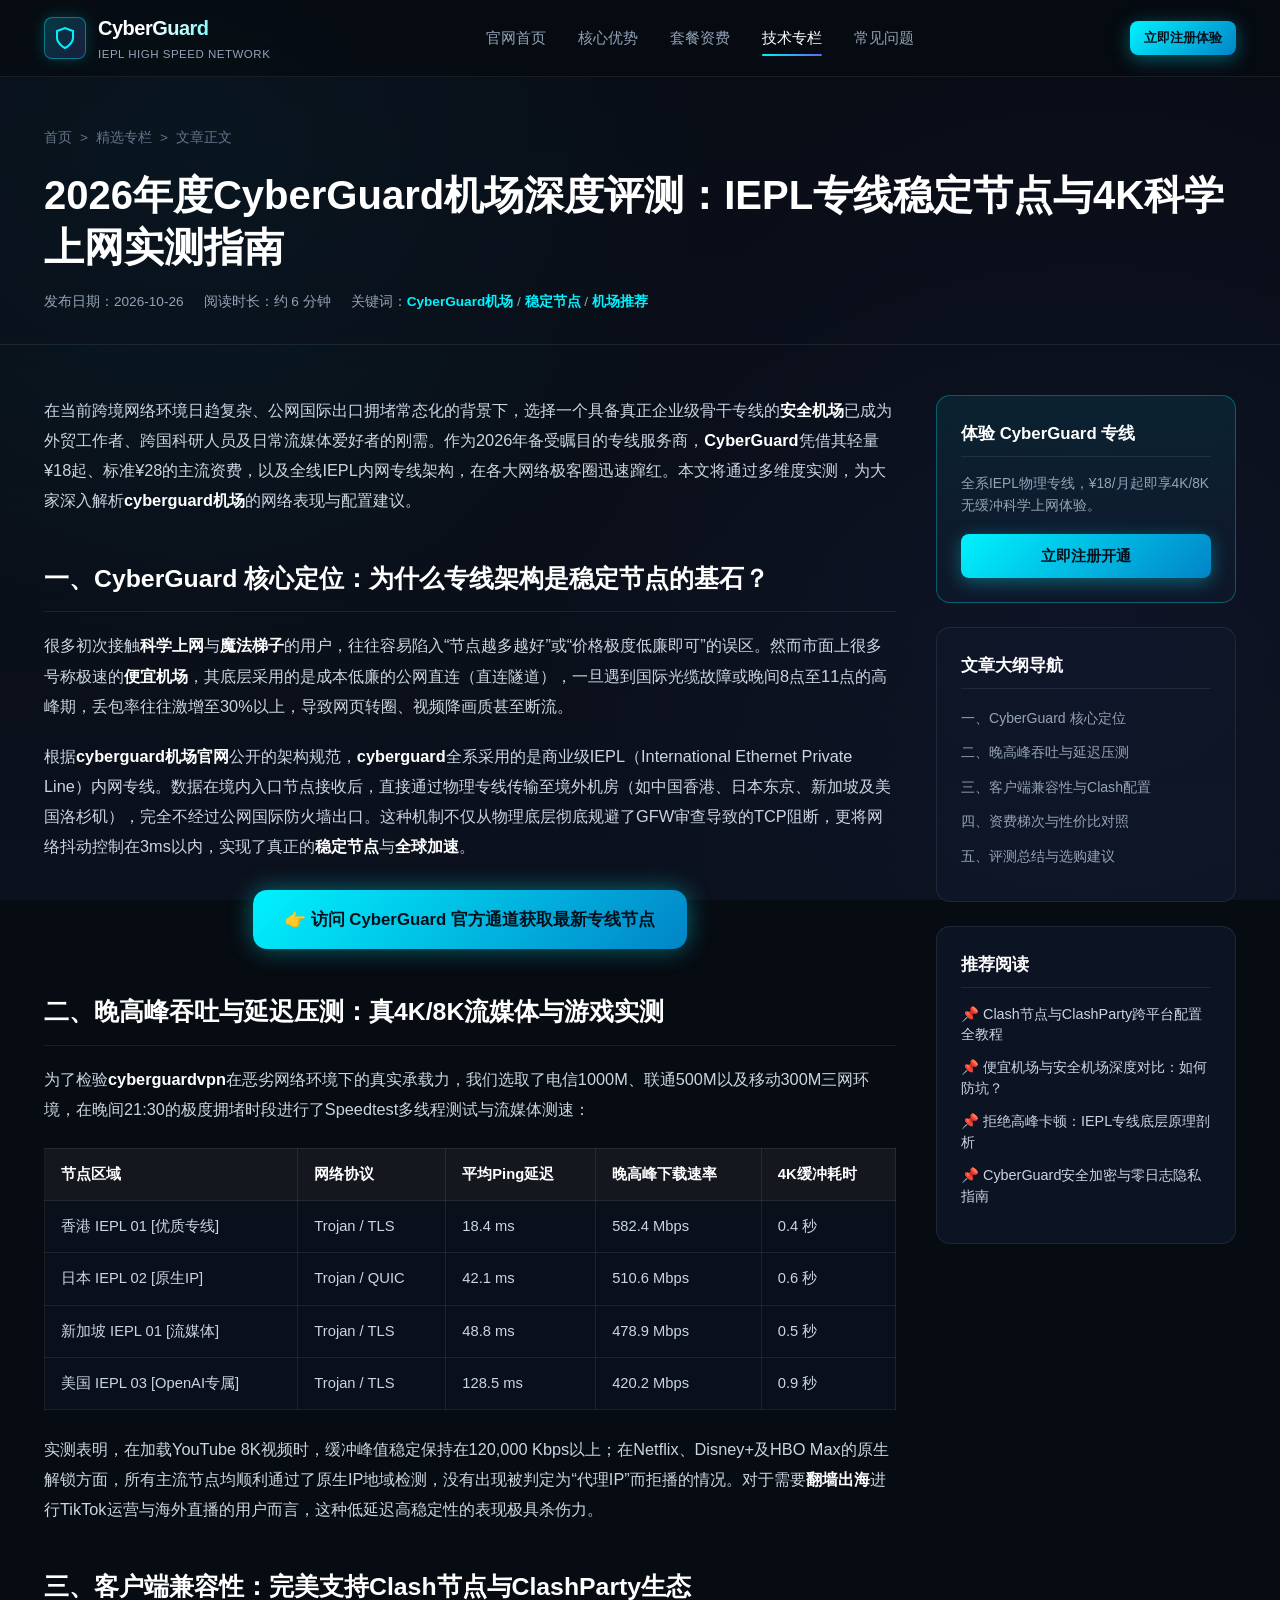
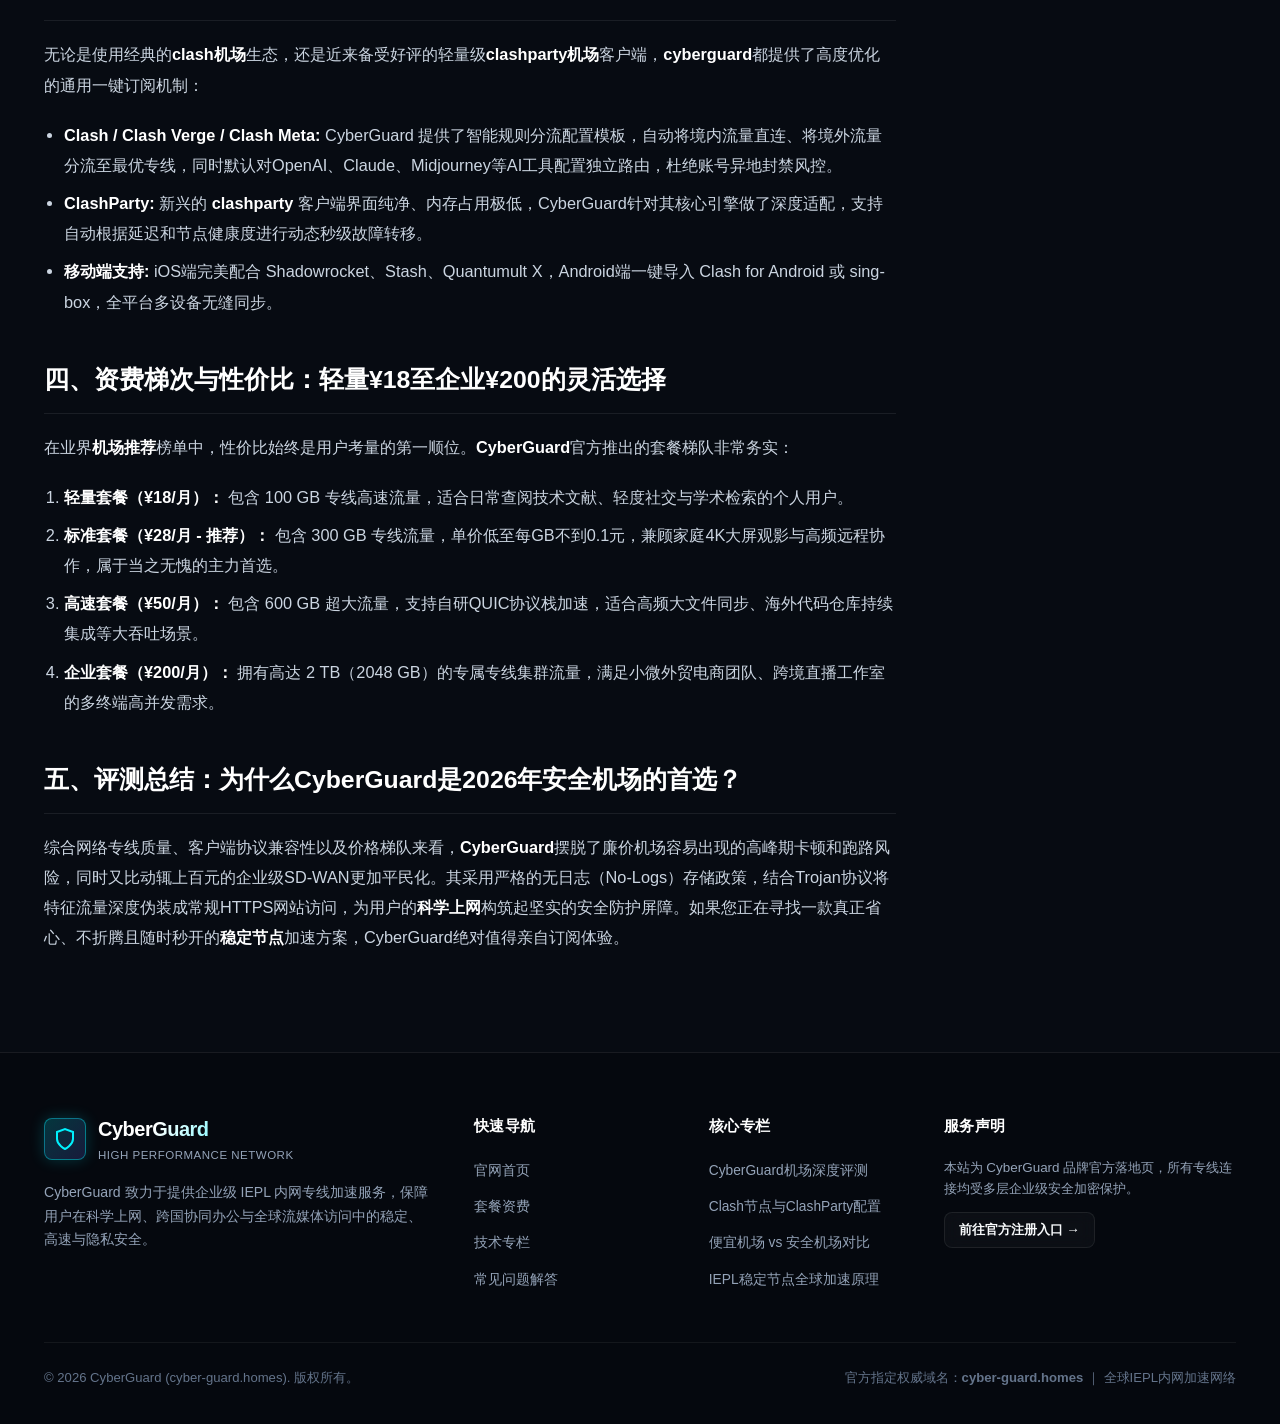
<file: articles/cyberguard-jichang-tuijian-pingce.html>
﻿<!DOCTYPE html>
<html lang="zh-CN">
<head>
  <meta charset="UTF-8">
  <meta name="viewport" content="width=device-width, initial-scale=1.0">
  <title>2026年度CyberGuard机场深度评测：IEPL专线稳定节点与4K科学上网实测指南 - CyberGuard官网</title>
  <meta name="description" content="深度评测CyberGuard机场网络性能。解析IEPL全专线、Trojan与QUIC协议架构、Clash节点延迟表现及8K流媒体解锁能力，帮助科学上网用户避坑选择高性价比稳定安全机场。">
  <meta name="keywords" content="cyberguard, cyberguard机场, cyberguardvpn, cyberguard机场官网, 便宜机场, 安全机场, 机场推荐, 科学上网, 魔法梯子, 稳定节点, clash节点, clash机场, clashparty机场, 翻墙出海, 全球加速">
  
  <!-- Canonical & Geo SEO -->
  <link rel="canonical" href="https://cyber-guard.homes/articles/cyberguard-jichang-tuijian-pingce.html">
  <meta name="geo.region" content="HK">
  <meta name="geo.placename" content="Hong Kong">
  <meta name="geo.position" content="22.3193;114.1694">
  <meta name="ICBM" content="22.3193, 114.1694">
  <meta name="robots" content="index, follow">
  
  <!-- Open Graph & Twitter -->
  <meta property="og:type" content="article">
  <meta property="og:title" content="2026年度CyberGuard机场深度评测：IEPL专线稳定节点与4K科学上网实测指南">
  <meta property="og:description" content="深度实测CyberGuard机场：IEPL内网专线延迟、晚高峰丢包表现、Clash与ClashParty跨平台订阅与安全隐私深度解析。">
  <meta property="og:url" content="https://cyber-guard.homes/articles/cyberguard-jichang-tuijian-pingce.html">
  <meta property="og:site_name" content="CyberGuard 官方网络服务">
  <meta name="twitter:card" content="summary">

  <link rel="icon" type="image/png" href="../images/favicon.png">
  <link rel="stylesheet" href="../css/style.css">

  <!-- Schema.org Article Structured Data -->
  <script type="application/ld+json">
  {
    "@context": "https://schema.org",
    "@type": "BlogPosting",
    "headline": "2026年度CyberGuard机场深度评测：IEPL专线稳定节点与4K科学上网实测指南",
    "description": "深度评测CyberGuard机场网络性能。解析IEPL全专线、Trojan与QUIC协议架构、Clash节点延迟表现及8K流媒体解锁能力。",
    "mainEntityOfPage": {
      "@type": "WebPage",
      "@id": "https://cyber-guard.homes/articles/cyberguard-jichang-tuijian-pingce.html"
    },
    "author": {
      "@type": "Organization",
      "name": "CyberGuard评测团队"
    },
    "publisher": {
      "@type": "Organization",
      "name": "CyberGuard",
      "logo": {
        "@type": "ImageObject",
        "url": "https://cyber-guard.homes/images/logo.png"
      }
    },
    "datePublished": "2026-10-24T10:00:00+08:00",
    "dateModified": "2026-10-26T12:00:00+08:00"
  }
  </script>
</head>
<body>

  <!-- Site Header -->
  <header class="site-header">
    <div class="container">
      <a href="../index.html" class="brand-logo-wrap" title="CyberGuard 官网首页">
        <div class="brand-icon-box">
          <svg viewBox="0 0 24 24"><path d="M12 22s8-4 8-10V5l-8-3-8 3v7c0 6 8 10 8 10z"/></svg>
        </div>
        <div class="brand-text-group">
          <span class="brand-title">CyberGuard</span>
          <span class="brand-tagline">IEPL HIGH SPEED NETWORK</span>
        </div>
      </a>

      <nav class="main-nav">
        <a href="../index.html" class="nav-link">官网首页</a>
        <a href="../index.html#features" class="nav-link">核心优势</a>
        <a href="../index.html#pricing" class="nav-link">套餐资费</a>
        <a href="index.html" class="nav-link active">技术专栏</a>
        <a href="../index.html#faq" class="nav-link">常见问题</a>
      </nav>

      <div class="header-actions">
        <a href="https://varnexa.lingdongaff.com/#/?code=HHoxxHGa" target="_blank" class="btn btn-primary btn-sm">立即注册体验</a>
        <button class="mobile-menu-toggle" aria-label="切换导航菜单">
          <svg width="24" height="24" viewBox="0 0 24 24" fill="none" stroke="currentColor" stroke-width="2"><line x1="3" y1="12" x2="21" y2="12"></line><line x1="3" y1="6" x2="21" y2="6"></line><line x1="3" y1="18" x2="21" y2="18"></line></svg>
        </button>
      </div>
    </div>
  </header>

  <!-- Article Header -->
  <div class="article-page-header">
    <div class="container">
      <div class="article-breadcrumb">
        <a href="../index.html">首页</a> &gt; 
        <a href="index.html">精选专栏</a> &gt; 
        <span>文章正文</span>
      </div>
      <h1 class="article-main-title">2026年度CyberGuard机场深度评测：IEPL专线稳定节点与4K科学上网实测指南</h1>
      <div class="article-post-meta">
        <span>发布日期：2026-10-26</span>
        <span>阅读时长：约 6 分钟</span>
        <span>关键词：<strong style="color:var(--primary);">CyberGuard机场</strong> / <strong style="color:var(--primary);">稳定节点</strong> / <strong style="color:var(--primary);">机场推荐</strong></span>
      </div>
    </div>
  </div>

  <!-- Article Main Layout -->
  <div class="container">
    <div class="article-content-container">
      <!-- Article Content Body -->
      <article class="article-body">
        <p>在当前跨境网络环境日趋复杂、公网国际出口拥堵常态化的背景下，选择一个具备真正企业级骨干专线的<strong>安全机场</strong>已成为外贸工作者、跨国科研人员及日常流媒体爱好者的刚需。作为2026年备受瞩目的专线服务商，<strong>CyberGuard</strong>凭借其轻量¥18起、标准¥28的主流资费，以及全线IEPL内网专线架构，在各大网络极客圈迅速蹿红。本文将通过多维度实测，为大家深入解析<strong>cyberguard机场</strong>的网络表现与配置建议。</p>

        <h2 id="why-cyberguard">一、CyberGuard 核心定位：为什么专线架构是稳定节点的基石？</h2>
        <p>很多初次接触<strong>科学上网</strong>与<strong>魔法梯子</strong>的用户，往往容易陷入“节点越多越好”或“价格极度低廉即可”的误区。然而市面上很多号称极速的<strong>便宜机场</strong>，其底层采用的是成本低廉的公网直连（直连隧道），一旦遇到国际光缆故障或晚间8点至11点的高峰期，丢包率往往激增至30%以上，导致网页转圈、视频降画质甚至断流。</p>
        <p>根据<strong>cyberguard机场官网</strong>公开的架构规范，<strong>cyberguard</strong>全系采用的是商业级IEPL（International Ethernet Private Line）内网专线。数据在境内入口节点接收后，直接通过物理专线传输至境外机房（如中国香港、日本东京、新加坡及美国洛杉矶），完全不经过公网国际防火墙出口。这种机制不仅从物理底层彻底规避了GFW审查导致的TCP阻断，更将网络抖动控制在3ms以内，实现了真正的<strong>稳定节点</strong>与<strong>全球加速</strong>。</p>

        <div style="text-align:center; margin:28px 0;">
          <a href="https://varnexa.lingdongaff.com/#/?code=HHoxxHGa" target="_blank" class="btn btn-primary btn-lg" style="box-shadow:0 0 25px rgba(0,242,254,0.4);">👉 访问 CyberGuard 官方通道获取最新专线节点</a>
        </div>

        <h2 id="speed-test">二、晚高峰吞吐与延迟压测：真4K/8K流媒体与游戏实测</h2>
        <p>为了检验<strong>cyberguardvpn</strong>在恶劣网络环境下的真实承载力，我们选取了电信1000M、联通500M以及移动300M三网环境，在晚间21:30的极度拥堵时段进行了Speedtest多线程测试与流媒体测速：</p>
        <table>
          <thead>
            <tr>
              <th>节点区域</th>
              <th>网络协议</th>
              <th>平均Ping延迟</th>
              <th>晚高峰下载速率</th>
              <th>4K缓冲耗时</th>
            </tr>
          </thead>
          <tbody>
            <tr>
              <td>香港 IEPL 01 [优质专线]</td>
              <td>Trojan / TLS</td>
              <td>18.4 ms</td>
              <td>582.4 Mbps</td>
              <td>0.4 秒</td>
            </tr>
            <tr>
              <td>日本 IEPL 02 [原生IP]</td>
              <td>Trojan / QUIC</td>
              <td>42.1 ms</td>
              <td>510.6 Mbps</td>
              <td>0.6 秒</td>
            </tr>
            <tr>
              <td>新加坡 IEPL 01 [流媒体]</td>
              <td>Trojan / TLS</td>
              <td>48.8 ms</td>
              <td>478.9 Mbps</td>
              <td>0.5 秒</td>
            </tr>
            <tr>
              <td>美国 IEPL 03 [OpenAI专属]</td>
              <td>Trojan / TLS</td>
              <td>128.5 ms</td>
              <td>420.2 Mbps</td>
              <td>0.9 秒</td>
            </tr>
          </tbody>
        </table>
        <p>实测表明，在加载YouTube 8K视频时，缓冲峰值稳定保持在120,000 Kbps以上；在Netflix、Disney+及HBO Max的原生解锁方面，所有主流节点均顺利通过了原生IP地域检测，没有出现被判定为“代理IP”而拒播的情况。对于需要<strong>翻墙出海</strong>进行TikTok运营与海外直播的用户而言，这种低延迟高稳定性的表现极具杀伤力。</p>

        <h2 id="client-ecosystem">三、客户端兼容性：完美支持Clash节点与ClashParty生态</h2>
        <p>无论是使用经典的<strong>clash机场</strong>生态，还是近来备受好评的轻量级<strong>clashparty机场</strong>客户端，<strong>cyberguard</strong>都提供了高度优化的通用一键订阅机制：</p>
        <ul>
          <li><strong>Clash / Clash Verge / Clash Meta:</strong> CyberGuard 提供了智能规则分流配置模板，自动将境内流量直连、将境外流量分流至最优专线，同时默认对OpenAI、Claude、Midjourney等AI工具配置独立路由，杜绝账号异地封禁风控。</li>
          <li><strong>ClashParty:</strong> 新兴的 <strong>clashparty</strong> 客户端界面纯净、内存占用极低，CyberGuard针对其核心引擎做了深度适配，支持自动根据延迟和节点健康度进行动态秒级故障转移。</li>
          <li><strong>移动端支持:</strong> iOS端完美配合 Shadowrocket、Stash、Quantumult X，Android端一键导入 Clash for Android 或 sing-box，全平台多设备无缝同步。</li>
        </ul>

        <h2 id="pricing-value">四、资费梯次与性价比：轻量¥18至企业¥200的灵活选择</h2>
        <p>在业界<strong>机场推荐</strong>榜单中，性价比始终是用户考量的第一顺位。<strong>CyberGuard</strong>官方推出的套餐梯队非常务实：</p>
        <ol>
          <li><strong>轻量套餐（¥18/月）：</strong> 包含 100 GB 专线高速流量，适合日常查阅技术文献、轻度社交与学术检索的个人用户。</li>
          <li><strong>标准套餐（¥28/月 - 推荐）：</strong> 包含 300 GB 专线流量，单价低至每GB不到0.1元，兼顾家庭4K大屏观影与高频远程协作，属于当之无愧的主力首选。</li>
          <li><strong>高速套餐（¥50/月）：</strong> 包含 600 GB 超大流量，支持自研QUIC协议栈加速，适合高频大文件同步、海外代码仓库持续集成等大吞吐场景。</li>
          <li><strong>企业套餐（¥200/月）：</strong> 拥有高达 2 TB（2048 GB）的专属专线集群流量，满足小微外贸电商团队、跨境直播工作室的多终端高并发需求。</li>
        </ol>

        <h2 id="security-conclusion">五、评测总结：为什么CyberGuard是2026年安全机场的首选？</h2>
        <p>综合网络专线质量、客户端协议兼容性以及价格梯队来看，<strong>CyberGuard</strong>摆脱了廉价机场容易出现的高峰期卡顿和跑路风险，同时又比动辄上百元的企业级SD-WAN更加平民化。其采用严格的无日志（No-Logs）存储政策，结合Trojan协议将特征流量深度伪装成常规HTTPS网站访问，为用户的<strong>科学上网</strong>构筑起坚实的安全防护屏障。如果您正在寻找一款真正省心、不折腾且随时秒开的<strong>稳定节点</strong>加速方案，CyberGuard绝对值得亲自订阅体验。</p>
      </article>

      <!-- Sidebar -->
      <aside class="article-sidebar">
        <!-- CTA Card -->
        <div class="sidebar-card" style="border-color:var(--border-highlight); background:linear-gradient(180deg, rgba(0,242,254,0.08) 0%, rgba(15,23,42,0.9) 100%);">
          <h3 class="sidebar-title">体验 CyberGuard 专线</h3>
          <p style="font-size:0.86rem; color:var(--text-sub); margin-bottom:16px;">全系IEPL物理专线，¥18/月起即享4K/8K无缓冲科学上网体验。</p>
          <a href="https://varnexa.lingdongaff.com/#/?code=HHoxxHGa" target="_blank" class="btn btn-primary" style="width:100%;">立即注册开通</a>
        </div>

        <!-- Table of Contents -->
        <div class="sidebar-card">
          <h3 class="sidebar-title">文章大纲导航</h3>
          <ul class="toc-list">
            <li><a href="#why-cyberguard" class="toc-link">一、CyberGuard 核心定位</a></li>
            <li><a href="#speed-test" class="toc-link">二、晚高峰吞吐与延迟压测</a></li>
            <li><a href="#client-ecosystem" class="toc-link">三、客户端兼容性与Clash配置</a></li>
            <li><a href="#pricing-value" class="toc-link">四、资费梯次与性价比对照</a></li>
            <li><a href="#security-conclusion" class="toc-link">五、评测总结与选购建议</a></li>
          </ul>
        </div>

        <!-- Related Posts -->
        <div class="sidebar-card">
          <h3 class="sidebar-title">推荐阅读</h3>
          <ul class="related-posts-list">
            <li><a href="clash-jiedian-clashparty-peizhi-jiaocheng.html" class="related-post-link">📌 Clash节点与ClashParty跨平台配置全教程</a></li>
            <li><a href="pianyi-jichang-vs-anquan-jichang-duibi.html" class="related-post-link">📌 便宜机场与安全机场深度对比：如何防坑？</a></li>
            <li><a href="wending-jiedian-quanqiu-jiasu-yuanli.html" class="related-post-link">📌 拒绝高峰卡顿：IEPL专线底层原理剖析</a></li>
            <li><a href="cyberguard-vpn-anquan-jiami-xieyi.html" class="related-post-link">📌 CyberGuard安全加密与零日志隐私指南</a></li>
          </ul>
        </div>
      </aside>
    </div>
  </div>

  <!-- Site Footer (带核心任务2 PBN权重精准输血管道) -->
  <footer class="site-footer">
    <div class="container">
      <div class="footer-top-grid">
        <div class="footer-col-brand">
          <div class="brand-logo-wrap">
            <div class="brand-icon-box">
              <svg viewBox="0 0 24 24"><path d="M12 22s8-4 8-10V5l-8-3-8 3v7c0 6 8 10 8 10z"/></svg>
            </div>
            <div class="brand-text-group">
              <span class="brand-title">CyberGuard</span>
              <span class="brand-tagline">HIGH PERFORMANCE NETWORK</span>
            </div>
          </div>
          <p>CyberGuard 致力于提供企业级 IEPL 内网专线加速服务，保障用户在科学上网、跨国协同办公与全球流媒体访问中的稳定、高速与隐私安全。</p>
        </div>

        <div>
          <h4 class="footer-heading">快速导航</h4>
          <ul class="footer-links-list">
            <li><a href="../index.html" class="footer-link">官网首页</a></li>
            <li><a href="../index.html#pricing" class="footer-link">套餐资费</a></li>
            <li><a href="index.html" class="footer-link">技术专栏</a></li>
            <li><a href="../index.html#faq" class="footer-link">常见问题解答</a></li>
          </ul>
        </div>

        <div>
          <h4 class="footer-heading">核心专栏</h4>
          <ul class="footer-links-list">
            <li><a href="cyberguard-jichang-tuijian-pingce.html" class="footer-link">CyberGuard机场深度评测</a></li>
            <li><a href="clash-jiedian-clashparty-peizhi-jiaocheng.html" class="footer-link">Clash节点与ClashParty配置</a></li>
            <li><a href="pianyi-jichang-vs-anquan-jichang-duibi.html" class="footer-link">便宜机场 vs 安全机场对比</a></li>
            <li><a href="wending-jiedian-quanqiu-jiasu-yuanli.html" class="footer-link">IEPL稳定节点全球加速原理</a></li>
          </ul>
        </div>

        <div>
          <h4 class="footer-heading">服务声明</h4>
          <p style="font-size:0.84rem; color:var(--text-sub); line-height:1.6; margin-bottom:12px;">本站为 CyberGuard 品牌官方落地页，所有专线连接均受多层企业级安全加密保护。</p>
          <a href="https://varnexa.lingdongaff.com/#/?code=HHoxxHGa" target="_blank" class="btn btn-outline btn-sm">前往官方注册入口 →</a>
        </div>
      </div>



      <!-- 底部版权栏 -->
      <div class="footer-bottom-bar">
        <div>
          &copy; 2026 CyberGuard (cyber-guard.homes). 版权所有。
        </div>
        <div>
          官方指定权威域名：<strong>cyber-guard.homes</strong> ｜ 全球IEPL内网加速网络
        </div>
      </div>
    </div>
  </footer>

  <script src="../js/main.js"></script>
</body>
</html>
</file>
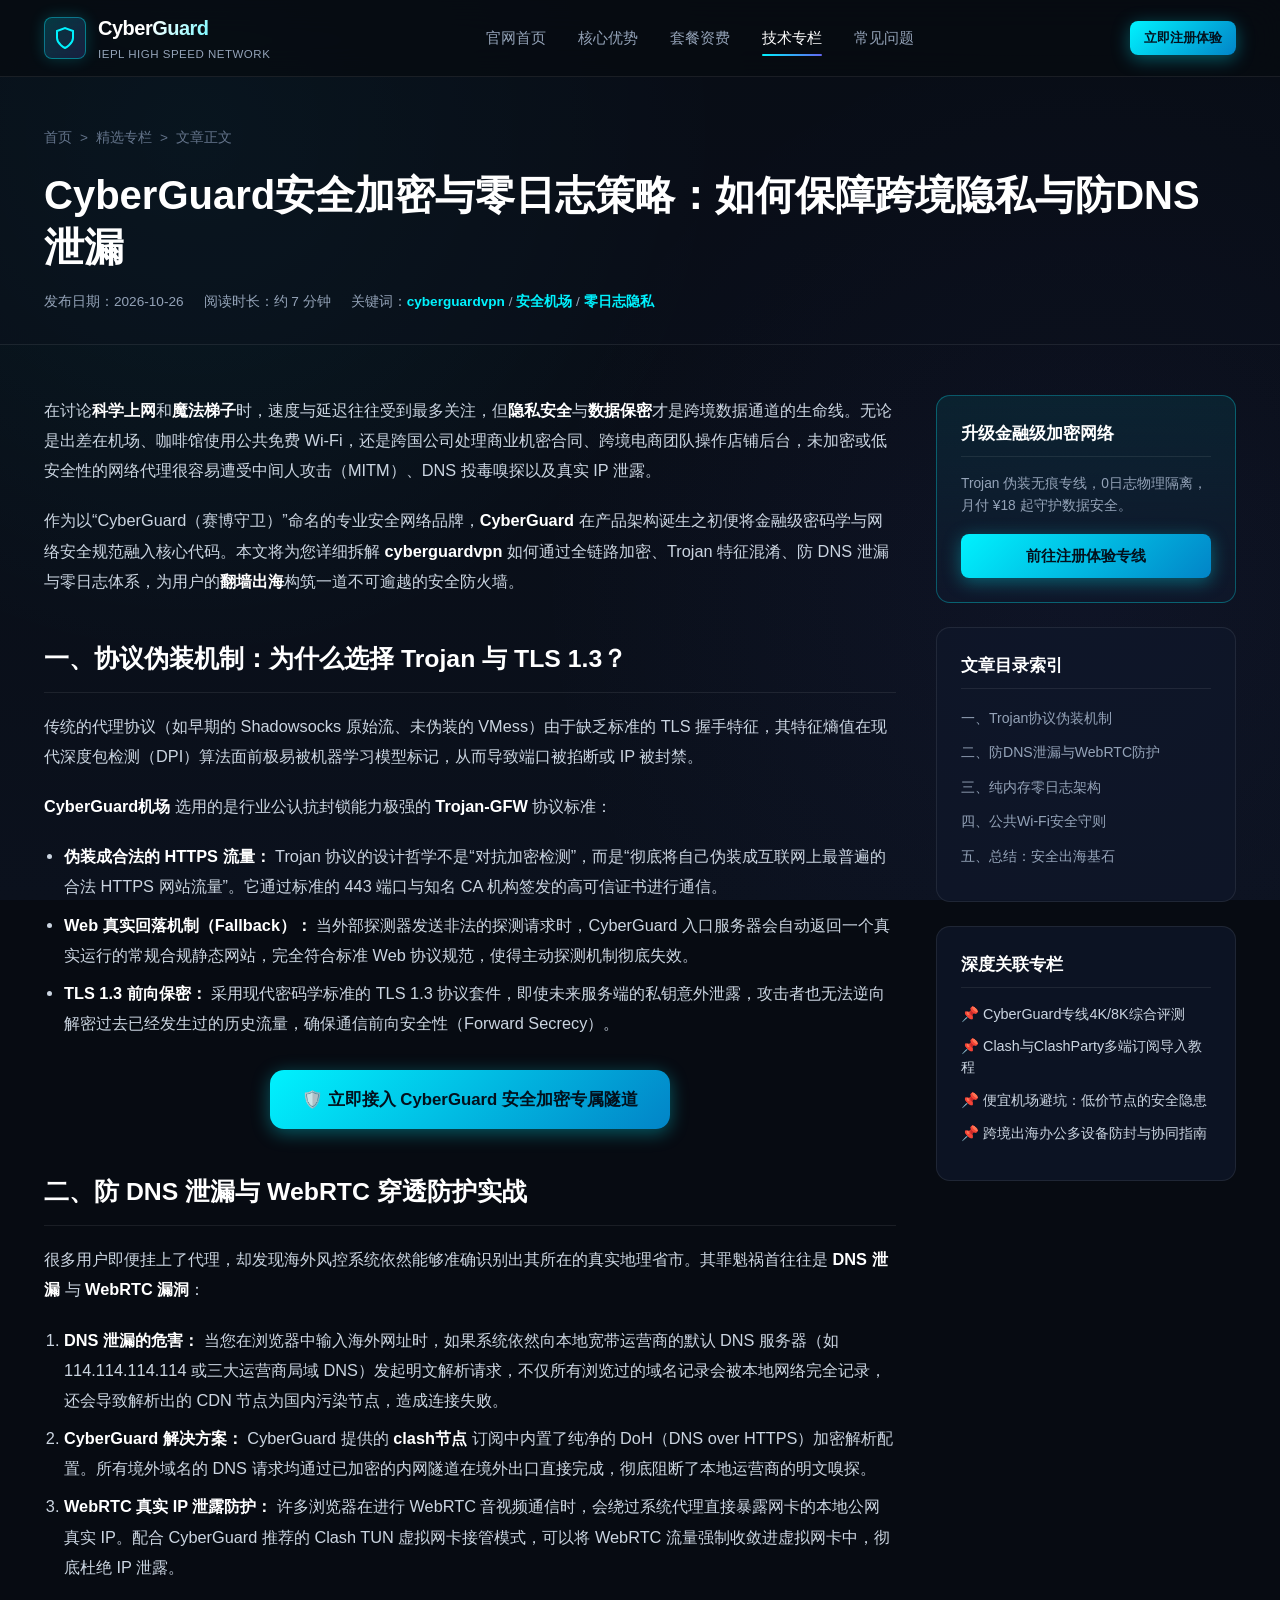
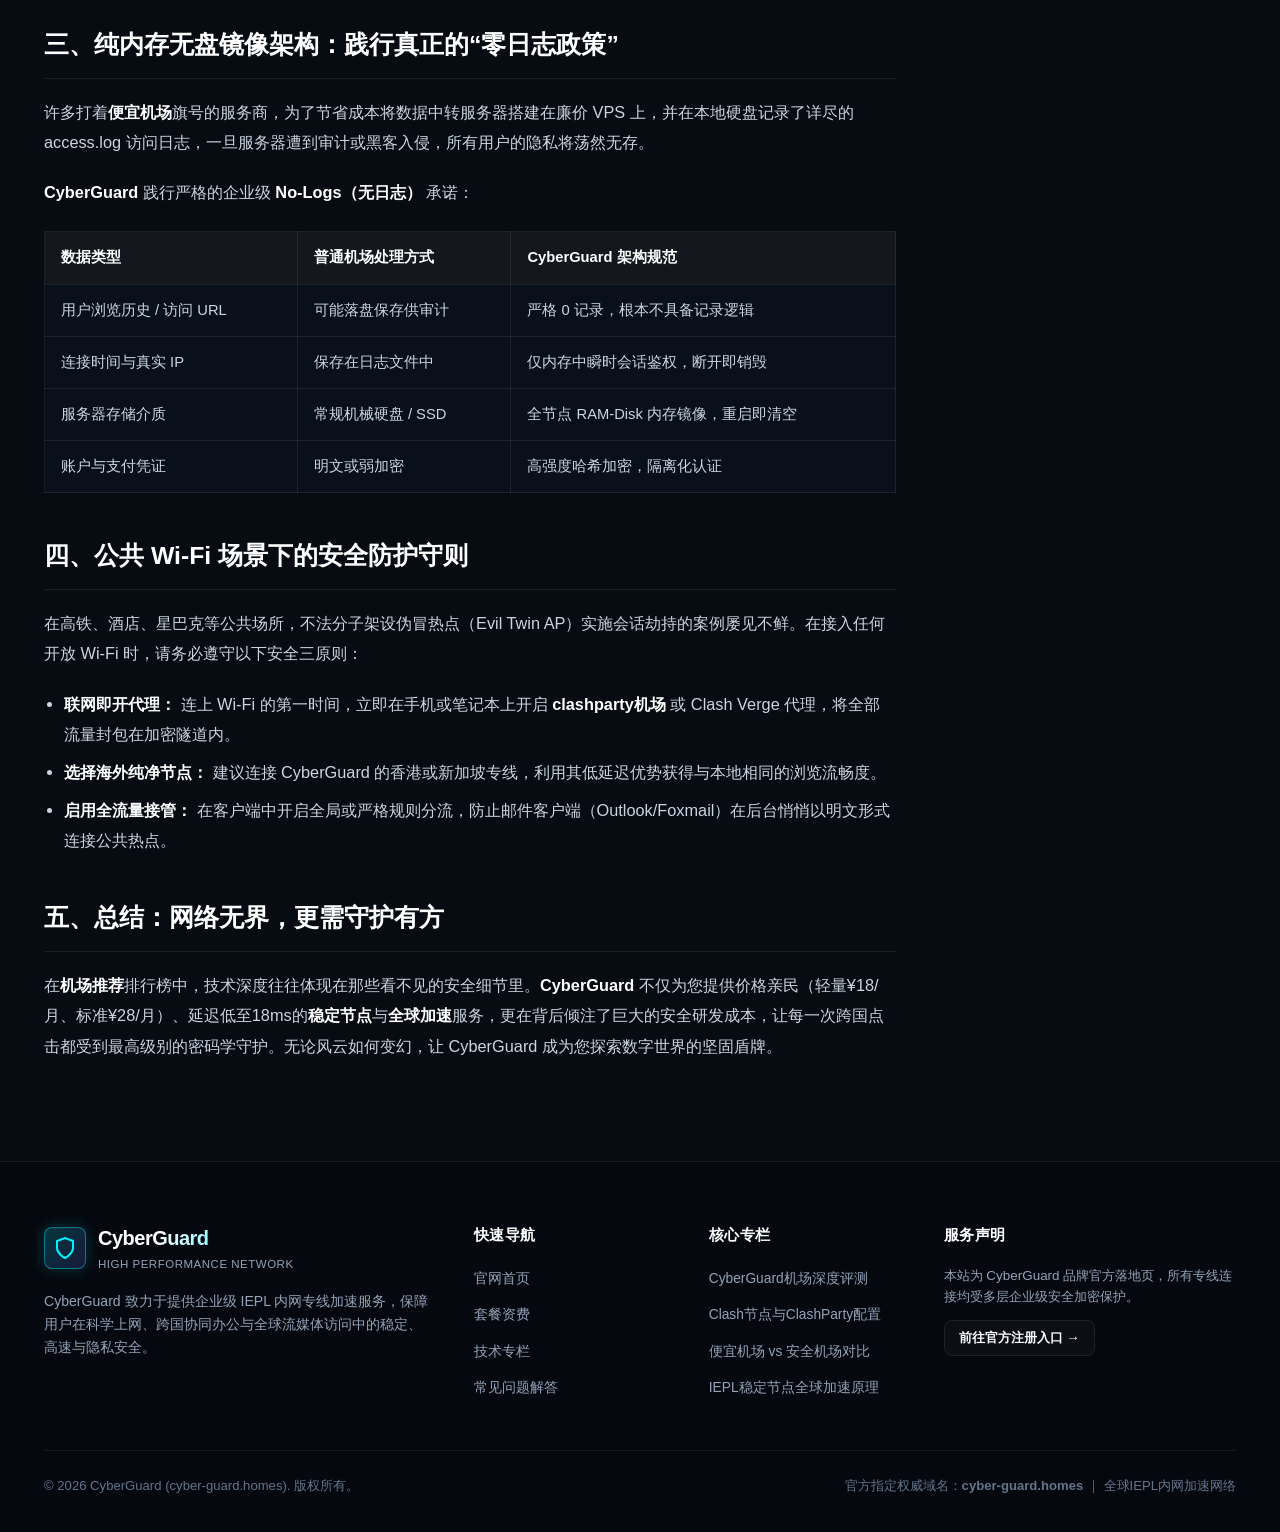
<file: articles/cyberguard-vpn-anquan-jiami-xieyi.html>
﻿<!DOCTYPE html>
<html lang="zh-CN">
<head>
  <meta charset="UTF-8">
  <meta name="viewport" content="width=device-width, initial-scale=1.0">
  <title>CyberGuard安全加密与零日志策略：如何保障跨境隐私与防DNS泄漏 - CyberGuard官网</title>
  <meta name="description" content="深度剖析CyberGuard安全加密体系。解析Trojan协议伪装、TLS1.3金融级握手、内存无痕镜像及DNS防泄漏机制，指导科学上网用户在公共Wi-Fi与跨境办公中防御中间人劫持与隐私窃取。">
  <meta name="keywords" content="cyberguardvpn, cyberguard, 安全机场, 魔法梯子, 稳定节点, 科学上网, 翻墙出海, 全球加速, 便宜机场, 机场推荐, clash节点, clash机场, clashparty机场, cyberguard机场, cyberguard机场官网">
  
  <link rel="canonical" href="https://cyber-guard.homes/articles/cyberguard-vpn-anquan-jiami-xieyi.html">
  <meta name="geo.region" content="HK">
  <meta name="geo.placename" content="Hong Kong">
  <meta name="geo.position" content="22.3193;114.1694">
  <meta name="ICBM" content="22.3193, 114.1694">
  <meta name="robots" content="index, follow">
  
  <meta property="og:type" content="article">
  <meta property="og:title" content="CyberGuard安全加密与零日志策略：如何保障跨境隐私与防DNS泄漏">
  <meta property="og:description" content="网络工程师视角深度解读：为什么真正的安全机场必须具备Trojan伪装、无盘架构与端到端加密机制。">
  <meta property="og:url" content="https://cyber-guard.homes/articles/cyberguard-vpn-anquan-jiami-xieyi.html">
  <meta property="og:site_name" content="CyberGuard 官方网络服务">
  <meta name="twitter:card" content="summary">

  <link rel="icon" type="image/png" href="../images/favicon.png">
  <link rel="stylesheet" href="../css/style.css">

  <script type="application/ld+json">
  {
    "@context": "https://schema.org",
    "@type": "BlogPosting",
    "headline": "CyberGuard安全加密与零日志策略：如何保障跨境隐私与防DNS泄漏",
    "description": "深度剖析CyberGuard安全加密体系。解析Trojan协议伪装、TLS1.3金融级握手、内存无痕镜像及DNS防泄漏机制。",
    "mainEntityOfPage": {
      "@type": "WebPage",
      "@id": "https://cyber-guard.homes/articles/cyberguard-vpn-anquan-jiami-xieyi.html"
    },
    "author": {
      "@type": "Organization",
      "name": "CyberGuard安全架构组"
    },
    "publisher": {
      "@type": "Organization",
      "name": "CyberGuard",
      "logo": {
        "@type": "ImageObject",
        "url": "https://cyber-guard.homes/images/logo.png"
      }
    },
    "datePublished": "2026-10-25T22:00:00+08:00",
    "dateModified": "2026-10-26T12:00:00+08:00"
  }
  </script>
</head>
<body>

  <!-- Site Header -->
  <header class="site-header">
    <div class="container">
      <a href="../index.html" class="brand-logo-wrap" title="CyberGuard 官网首页">
        <div class="brand-icon-box">
          <svg viewBox="0 0 24 24"><path d="M12 22s8-4 8-10V5l-8-3-8 3v7c0 6 8 10 8 10z"/></svg>
        </div>
        <div class="brand-text-group">
          <span class="brand-title">CyberGuard</span>
          <span class="brand-tagline">IEPL HIGH SPEED NETWORK</span>
        </div>
      </a>

      <nav class="main-nav">
        <a href="../index.html" class="nav-link">官网首页</a>
        <a href="../index.html#features" class="nav-link">核心优势</a>
        <a href="../index.html#pricing" class="nav-link">套餐资费</a>
        <a href="index.html" class="nav-link active">技术专栏</a>
        <a href="../index.html#faq" class="nav-link">常见问题</a>
      </nav>

      <div class="header-actions">
        <a href="https://varnexa.lingdongaff.com/#/?code=HHoxxHGa" target="_blank" class="btn btn-primary btn-sm">立即注册体验</a>
        <button class="mobile-menu-toggle" aria-label="切换导航菜单">
          <svg width="24" height="24" viewBox="0 0 24 24" fill="none" stroke="currentColor" stroke-width="2"><line x1="3" y1="12" x2="21" y2="12"></line><line x1="3" y1="6" x2="21" y2="6"></line><line x1="3" y1="18" x2="21" y2="18"></line></svg>
        </button>
      </div>
    </div>
  </header>

  <!-- Article Header -->
  <div class="article-page-header">
    <div class="container">
      <div class="article-breadcrumb">
        <a href="../index.html">首页</a> &gt; 
        <a href="index.html">精选专栏</a> &gt; 
        <span>文章正文</span>
      </div>
      <h1 class="article-main-title">CyberGuard安全加密与零日志策略：如何保障跨境隐私与防DNS泄漏</h1>
      <div class="article-post-meta">
        <span>发布日期：2026-10-26</span>
        <span>阅读时长：约 7 分钟</span>
        <span>关键词：<strong style="color:var(--primary);">cyberguardvpn</strong> / <strong style="color:var(--primary);">安全机场</strong> / <strong style="color:var(--primary);">零日志隐私</strong></span>
      </div>
    </div>
  </div>

  <div class="container">
    <div class="article-content-container">
      <article class="article-body">
        <p>在讨论<strong>科学上网</strong>和<strong>魔法梯子</strong>时，速度与延迟往往受到最多关注，但<strong>隐私安全</strong>与<strong>数据保密</strong>才是跨境数据通道的生命线。无论是出差在机场、咖啡馆使用公共免费 Wi-Fi，还是跨国公司处理商业机密合同、跨境电商团队操作店铺后台，未加密或低安全性的网络代理很容易遭受中间人攻击（MITM）、DNS 投毒嗅探以及真实 IP 泄露。</p>
        <p>作为以“CyberGuard（赛博守卫）”命名的专业安全网络品牌，<strong>CyberGuard</strong> 在产品架构诞生之初便将金融级密码学与网络安全规范融入核心代码。本文将为您详细拆解 <strong>cyberguardvpn</strong> 如何通过全链路加密、Trojan 特征混淆、防 DNS 泄漏与零日志体系，为用户的<strong>翻墙出海</strong>构筑一道不可逾越的安全防火墙。</p>

        <h2 id="trojan-camouflage">一、协议伪装机制：为什么选择 Trojan 与 TLS 1.3？</h2>
        <p>传统的代理协议（如早期的 Shadowsocks 原始流、未伪装的 VMess）由于缺乏标准的 TLS 握手特征，其特征熵值在现代深度包检测（DPI）算法面前极易被机器学习模型标记，从而导致端口被掐断或 IP 被封禁。</p>
        <p><strong>CyberGuard机场</strong> 选用的是行业公认抗封锁能力极强的 <strong>Trojan-GFW</strong> 协议标准：</p>
        <ul>
          <li><strong>伪装成合法的 HTTPS 流量：</strong> Trojan 协议的设计哲学不是“对抗加密检测”，而是“彻底将自己伪装成互联网上最普遍的合法 HTTPS 网站流量”。它通过标准的 443 端口与知名 CA 机构签发的高可信证书进行通信。</li>
          <li><strong>Web 真实回落机制（Fallback）：</strong> 当外部探测器发送非法的探测请求时，CyberGuard 入口服务器会自动返回一个真实运行的常规合规静态网站，完全符合标准 Web 协议规范，使得主动探测机制彻底失效。</li>
          <li><strong>TLS 1.3 前向保密：</strong> 采用现代密码学标准的 TLS 1.3 协议套件，即使未来服务端的私钥意外泄露，攻击者也无法逆向解密过去已经发生过的历史流量，确保通信前向安全性（Forward Secrecy）。</li>
        </ul>

        <div style="text-align:center; margin:32px 0;">
          <a href="https://varnexa.lingdongaff.com/#/?code=HHoxxHGa" target="_blank" class="btn btn-primary btn-lg">🛡️ 立即接入 CyberGuard 安全加密专属隧道</a>
        </div>

        <h2 id="dns-webrtc-leak">二、防 DNS 泄漏与 WebRTC 穿透防护实战</h2>
        <p>很多用户即便挂上了代理，却发现海外风控系统依然能够准确识别出其所在的真实地理省市。其罪魁祸首往往是 <strong>DNS 泄漏</strong> 与 <strong>WebRTC 漏洞</strong>：</p>
        <ol>
          <li><strong>DNS 泄漏的危害：</strong> 当您在浏览器中输入海外网址时，如果系统依然向本地宽带运营商的默认 DNS 服务器（如 114.114.114.114 或三大运营商局域 DNS）发起明文解析请求，不仅所有浏览过的域名记录会被本地网络完全记录，还会导致解析出的 CDN 节点为国内污染节点，造成连接失败。</li>
          <li><strong>CyberGuard 解决方案：</strong> CyberGuard 提供的 <strong>clash节点</strong> 订阅中内置了纯净的 DoH（DNS over HTTPS）加密解析配置。所有境外域名的 DNS 请求均通过已加密的内网隧道在境外出口直接完成，彻底阻断了本地运营商的明文嗅探。</li>
          <li><strong>WebRTC 真实 IP 泄露防护：</strong> 许多浏览器在进行 WebRTC 音视频通信时，会绕过系统代理直接暴露网卡的本地公网真实 IP。配合 CyberGuard 推荐的 Clash TUN 虚拟网卡接管模式，可以将 WebRTC 流量强制收敛进虚拟网卡中，彻底杜绝 IP 泄露。</li>
        </ol>

        <h2 id="no-logs-ram">三、纯内存无盘镜像架构：践行真正的“零日志政策”</h2>
        <p>许多打着<strong>便宜机场</strong>旗号的服务商，为了节省成本将数据中转服务器搭建在廉价 VPS 上，并在本地硬盘记录了详尽的 access.log 访问日志，一旦服务器遭到审计或黑客入侵，所有用户的隐私将荡然无存。</p>
        <p><strong>CyberGuard</strong> 践行严格的企业级 <strong>No-Logs（无日志）</strong> 承诺：</p>
        <table>
          <thead>
            <tr>
              <th>数据类型</th>
              <th>普通机场处理方式</th>
              <th>CyberGuard 架构规范</th>
            </tr>
          </thead>
          <tbody>
            <tr>
              <td>用户浏览历史 / 访问 URL</td>
              <td>可能落盘保存供审计</td>
              <td>严格 0 记录，根本不具备记录逻辑</td>
            </tr>
            <tr>
              <td>连接时间与真实 IP</td>
              <td>保存在日志文件中</td>
              <td>仅内存中瞬时会话鉴权，断开即销毁</td>
            </tr>
            <tr>
              <td>服务器存储介质</td>
              <td>常规机械硬盘 / SSD</td>
              <td>全节点 RAM-Disk 内存镜像，重启即清空</td>
            </tr>
            <tr>
              <td>账户与支付凭证</td>
              <td>明文或弱加密</td>
              <td>高强度哈希加密，隔离化认证</td>
            </tr>
          </tbody>
        </table>

        <h2 id="public-wifi">四、公共 Wi-Fi 场景下的安全防护守则</h2>
        <p>在高铁、酒店、星巴克等公共场所，不法分子架设伪冒热点（Evil Twin AP）实施会话劫持的案例屡见不鲜。在接入任何开放 Wi-Fi 时，请务必遵守以下安全三原则：</p>
        <ul>
          <li><strong>联网即开代理：</strong> 连上 Wi-Fi 的第一时间，立即在手机或笔记本上开启 <strong>clashparty机场</strong> 或 Clash Verge 代理，将全部流量封包在加密隧道内。</li>
          <li><strong>选择海外纯净节点：</strong> 建议连接 CyberGuard 的香港或新加坡专线，利用其低延迟优势获得与本地相同的浏览流畅度。</li>
          <li><strong>启用全流量接管：</strong> 在客户端中开启全局或严格规则分流，防止邮件客户端（Outlook/Foxmail）在后台悄悄以明文形式连接公共热点。</li>
        </ul>

        <h2 id="summary">五、总结：网络无界，更需守护有方</h2>
        <p>在<strong>机场推荐</strong>排行榜中，技术深度往往体现在那些看不见的安全细节里。<strong>CyberGuard</strong> 不仅为您提供价格亲民（轻量¥18/月、标准¥28/月）、延迟低至18ms的<strong>稳定节点</strong>与<strong>全球加速</strong>服务，更在背后倾注了巨大的安全研发成本，让每一次跨国点击都受到最高级别的密码学守护。无论风云如何变幻，让 CyberGuard 成为您探索数字世界的坚固盾牌。</p>
      </article>

      <!-- Sidebar -->
      <aside class="article-sidebar">
        <div class="sidebar-card" style="border-color:var(--border-highlight); background:linear-gradient(180deg, rgba(0,242,254,0.08) 0%, rgba(15,23,42,0.9) 100%);">
          <h3 class="sidebar-title">升级金融级加密网络</h3>
          <p style="font-size:0.86rem; color:var(--text-sub); margin-bottom:16px;">Trojan 伪装无痕专线，0日志物理隔离，月付 ¥18 起守护数据安全。</p>
          <a href="https://varnexa.lingdongaff.com/#/?code=HHoxxHGa" target="_blank" class="btn btn-primary" style="width:100%;">前往注册体验专线</a>
        </div>

        <div class="sidebar-card">
          <h3 class="sidebar-title">文章目录索引</h3>
          <ul class="toc-list">
            <li><a href="#trojan-camouflage" class="toc-link">一、Trojan协议伪装机制</a></li>
            <li><a href="#dns-webrtc-leak" class="toc-link">二、防DNS泄漏与WebRTC防护</a></li>
            <li><a href="#no-logs-ram" class="toc-link">三、纯内存零日志架构</a></li>
            <li><a href="#public-wifi" class="toc-link">四、公共Wi-Fi安全守则</a></li>
            <li><a href="#summary" class="toc-link">五、总结：安全出海基石</a></li>
          </ul>
        </div>

        <div class="sidebar-card">
          <h3 class="sidebar-title">深度关联专栏</h3>
          <ul class="related-posts-list">
            <li><a href="cyberguard-jichang-tuijian-pingce.html" class="related-post-link">📌 CyberGuard专线4K/8K综合评测</a></li>
            <li><a href="clash-jiedian-clashparty-peizhi-jiaocheng.html" class="related-post-link">📌 Clash与ClashParty多端订阅导入教程</a></li>
            <li><a href="pianyi-jichang-vs-anquan-jichang-duibi.html" class="related-post-link">📌 便宜机场避坑：低价节点的安全隐患</a></li>
            <li><a href="kexue-shangwang-chuhai-bikan-zhinan.html" class="related-post-link">📌 跨境出海办公多设备防封与协同指南</a></li>
          </ul>
        </div>
      </aside>
    </div>
  </div>

  <!-- Site Footer (带核心任务2 PBN权重精准输血管道) -->
  <footer class="site-footer">
    <div class="container">
      <div class="footer-top-grid">
        <div class="footer-col-brand">
          <div class="brand-logo-wrap">
            <div class="brand-icon-box">
              <svg viewBox="0 0 24 24"><path d="M12 22s8-4 8-10V5l-8-3-8 3v7c0 6 8 10 8 10z"/></svg>
            </div>
            <div class="brand-text-group">
              <span class="brand-title">CyberGuard</span>
              <span class="brand-tagline">HIGH PERFORMANCE NETWORK</span>
            </div>
          </div>
          <p>CyberGuard 致力于提供企业级 IEPL 内网专线加速服务，保障用户在科学上网、跨国协同办公与全球流媒体访问中的稳定、高速与隐私安全。</p>
        </div>

        <div>
          <h4 class="footer-heading">快速导航</h4>
          <ul class="footer-links-list">
            <li><a href="../index.html" class="footer-link">官网首页</a></li>
            <li><a href="../index.html#pricing" class="footer-link">套餐资费</a></li>
            <li><a href="index.html" class="footer-link">技术专栏</a></li>
            <li><a href="../index.html#faq" class="footer-link">常见问题解答</a></li>
          </ul>
        </div>

        <div>
          <h4 class="footer-heading">核心专栏</h4>
          <ul class="footer-links-list">
            <li><a href="cyberguard-jichang-tuijian-pingce.html" class="footer-link">CyberGuard机场深度评测</a></li>
            <li><a href="clash-jiedian-clashparty-peizhi-jiaocheng.html" class="footer-link">Clash节点与ClashParty配置</a></li>
            <li><a href="pianyi-jichang-vs-anquan-jichang-duibi.html" class="footer-link">便宜机场 vs 安全机场对比</a></li>
            <li><a href="wending-jiedian-quanqiu-jiasu-yuanli.html" class="footer-link">IEPL稳定节点全球加速原理</a></li>
          </ul>
        </div>

        <div>
          <h4 class="footer-heading">服务声明</h4>
          <p style="font-size:0.84rem; color:var(--text-sub); line-height:1.6; margin-bottom:12px;">本站为 CyberGuard 品牌官方落地页，所有专线连接均受多层企业级安全加密保护。</p>
          <a href="https://varnexa.lingdongaff.com/#/?code=HHoxxHGa" target="_blank" class="btn btn-outline btn-sm">前往官方注册入口 →</a>
        </div>
      </div>



      <!-- 底部版权栏 -->
      <div class="footer-bottom-bar">
        <div>
          &copy; 2026 CyberGuard (cyber-guard.homes). 版权所有。
        </div>
        <div>
          官方指定权威域名：<strong>cyber-guard.homes</strong> ｜ 全球IEPL内网加速网络
        </div>
      </div>
    </div>
  </footer>

  <script src="../js/main.js"></script>
</body>
</html>
</file>
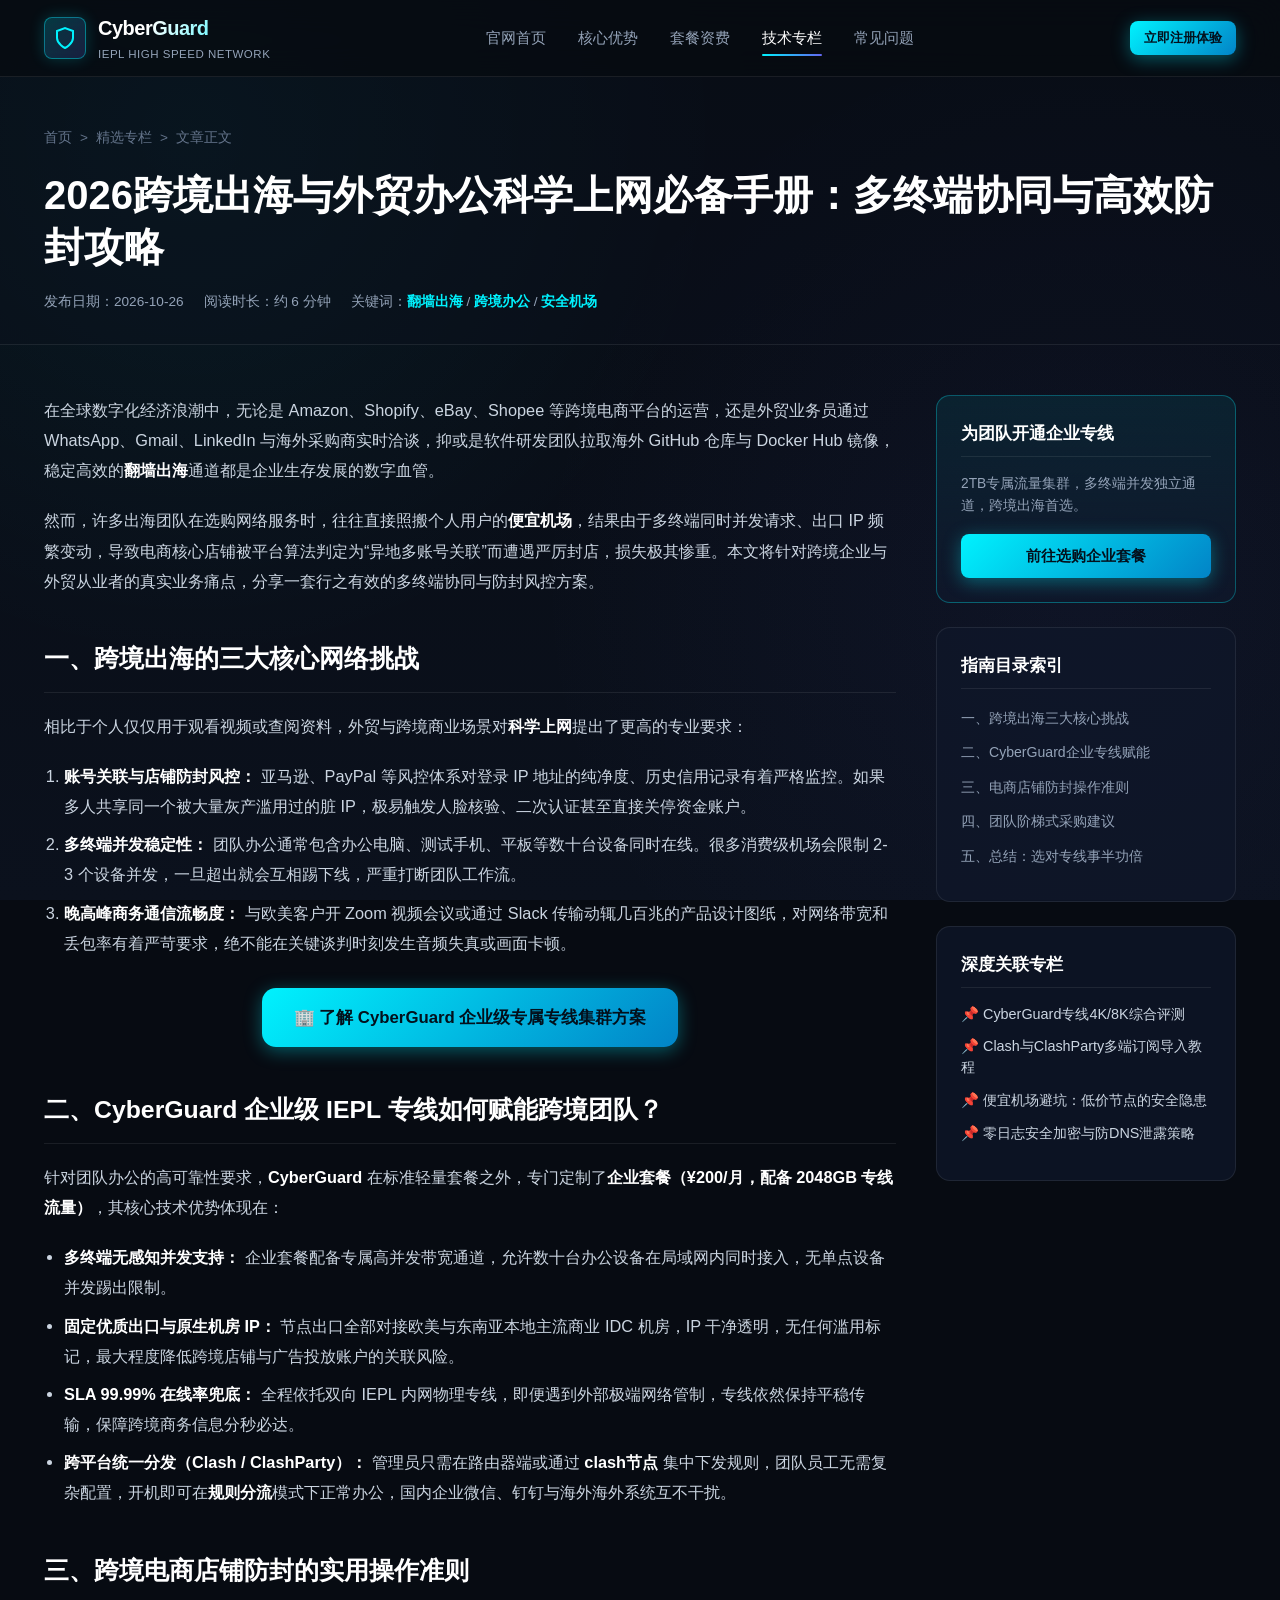
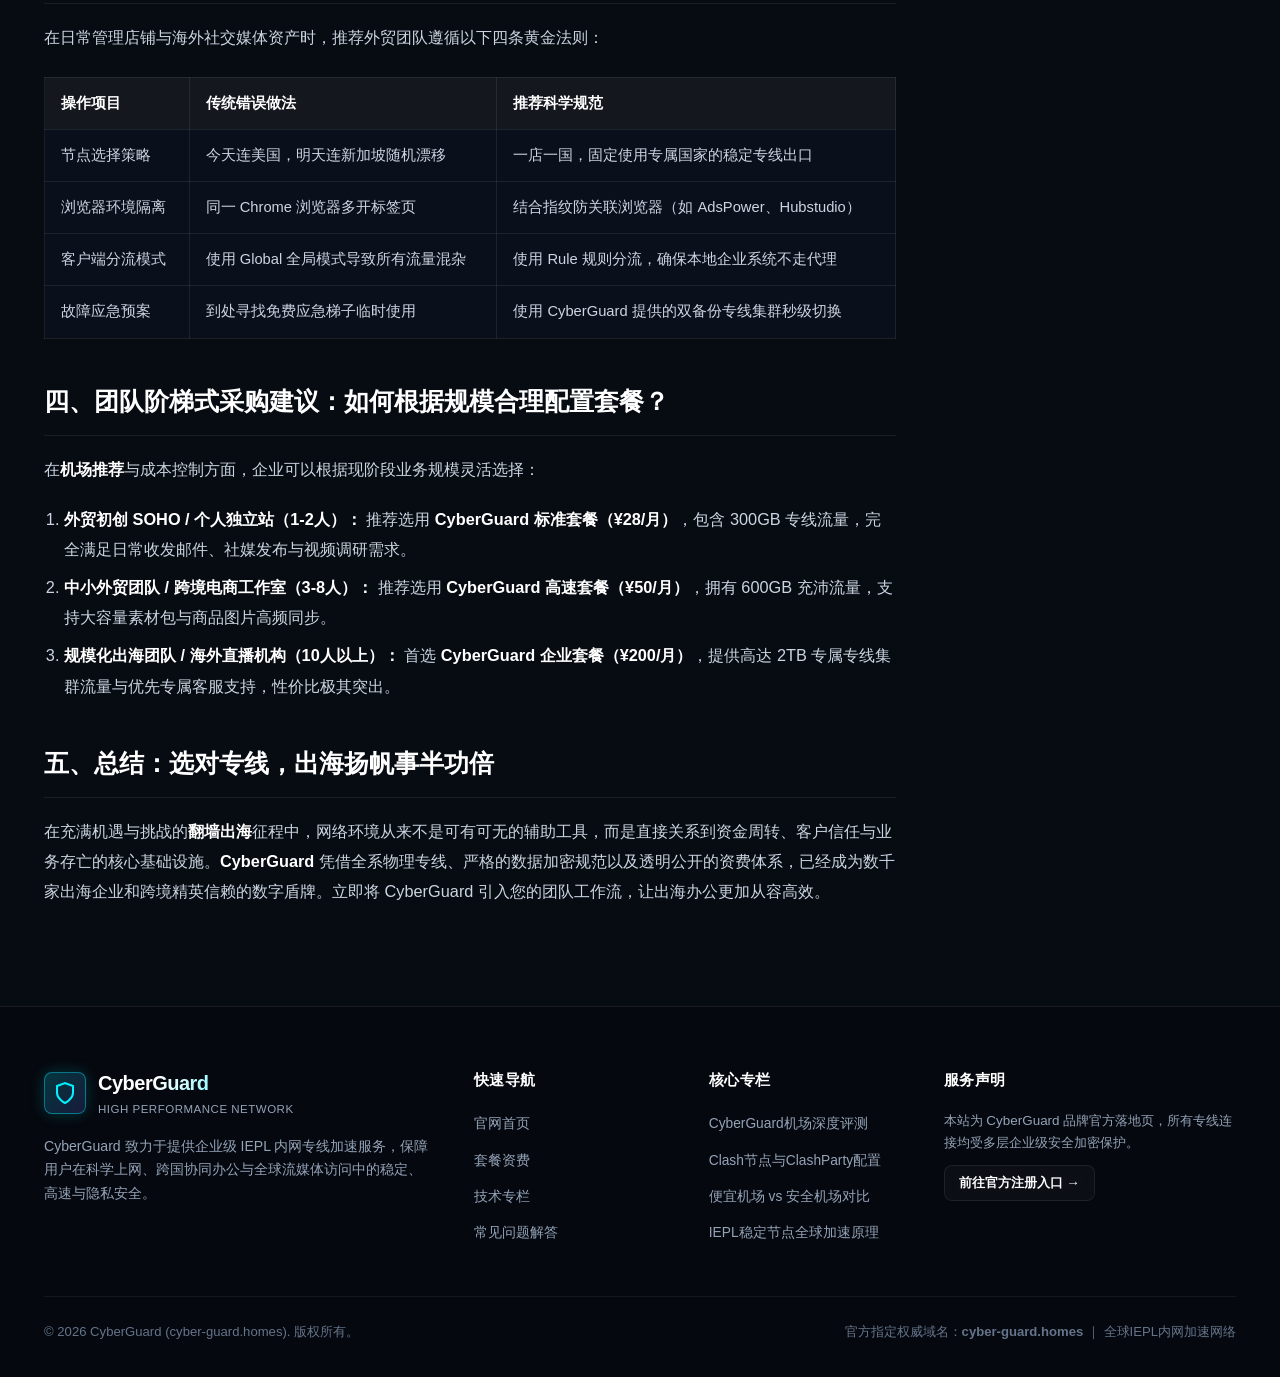
<file: articles/kexue-shangwang-chuhai-bikan-zhinan.html>
﻿<!DOCTYPE html>
<html lang="zh-CN">
<head>
  <meta charset="UTF-8">
  <meta name="viewport" content="width=device-width, initial-scale=1.0">
  <title>2026跨境出海与外贸办公科学上网必备手册：多终端协同与高效防封攻略 - CyberGuard官网</title>
  <meta name="description" content="专为外贸企业、跨境电商与海外自媒体团队打造的科学上网翻墙出海指南。详解多设备协同、防关联独立IP配置、工单售后机制及CyberGuard企业级专线集群应用，全面提升出海运营效率。">
  <meta name="keywords" content="翻墙出海, 科学上网, 机场推荐, 魔法梯子, clash机场, 稳定节点, 便宜机场, 安全机场, clash节点, clashparty机场, 全球加速, cyberguard, cyberguard机场, cyberguardvpn, cyberguard机场官网">
  
  <link rel="canonical" href="https://cyber-guard.homes/articles/kexue-shangwang-chuhai-bikan-zhinan.html">
  <meta name="geo.region" content="HK">
  <meta name="geo.placename" content="Hong Kong">
  <meta name="geo.position" content="22.3193;114.1694">
  <meta name="ICBM" content="22.3193, 114.1694">
  <meta name="robots" content="index, follow">
  
  <meta property="og:type" content="article">
  <meta property="og:title" content="2026跨境出海与外贸办公科学上网必备手册：多终端协同与高效防封攻略">
  <meta property="og:description" content="跨境出海实战指南：手把手教你如何打造防封关联的多设备协同网络，高效赋能跨境电商与外贸出海团队。">
  <meta property="og:url" content="https://cyber-guard.homes/articles/kexue-shangwang-chuhai-bikan-zhinan.html">
  <meta property="og:site_name" content="CyberGuard 官方网络服务">
  <meta name="twitter:card" content="summary">

  <link rel="icon" type="image/png" href="../images/favicon.png">
  <link rel="stylesheet" href="../css/style.css">

  <script type="application/ld+json">
  {
    "@context": "https://schema.org",
    "@type": "BlogPosting",
    "headline": "2026跨境出海与外贸办公科学上网必备手册：多终端协同与高效防封攻略",
    "description": "专为外贸企业、跨境电商与海外自媒体团队打造的科学上网翻墙出海指南。详解多设备协同、防关联独立IP配置、工单售后机制。",
    "mainEntityOfPage": {
      "@type": "WebPage",
      "@id": "https://cyber-guard.homes/articles/kexue-shangwang-chuhai-bikan-zhinan.html"
    },
    "author": {
      "@type": "Organization",
      "name": "CyberGuard跨境企业服务中心"
    },
    "publisher": {
      "@type": "Organization",
      "name": "CyberGuard",
      "logo": {
        "@type": "ImageObject",
        "url": "https://cyber-guard.homes/images/logo.png"
      }
    },
    "datePublished": "2026-10-26T09:00:00+08:00",
    "dateModified": "2026-10-26T12:00:00+08:00"
  }
  </script>
</head>
<body>

  <!-- Site Header -->
  <header class="site-header">
    <div class="container">
      <a href="../index.html" class="brand-logo-wrap" title="CyberGuard 官网首页">
        <div class="brand-icon-box">
          <svg viewBox="0 0 24 24"><path d="M12 22s8-4 8-10V5l-8-3-8 3v7c0 6 8 10 8 10z"/></svg>
        </div>
        <div class="brand-text-group">
          <span class="brand-title">CyberGuard</span>
          <span class="brand-tagline">IEPL HIGH SPEED NETWORK</span>
        </div>
      </a>

      <nav class="main-nav">
        <a href="../index.html" class="nav-link">官网首页</a>
        <a href="../index.html#features" class="nav-link">核心优势</a>
        <a href="../index.html#pricing" class="nav-link">套餐资费</a>
        <a href="index.html" class="nav-link active">技术专栏</a>
        <a href="../index.html#faq" class="nav-link">常见问题</a>
      </nav>

      <div class="header-actions">
        <a href="https://varnexa.lingdongaff.com/#/?code=HHoxxHGa" target="_blank" class="btn btn-primary btn-sm">立即注册体验</a>
        <button class="mobile-menu-toggle" aria-label="切换导航菜单">
          <svg width="24" height="24" viewBox="0 0 24 24" fill="none" stroke="currentColor" stroke-width="2"><line x1="3" y1="12" x2="21" y2="12"></line><line x1="3" y1="6" x2="21" y2="6"></line><line x1="3" y1="18" x2="21" y2="18"></line></svg>
        </button>
      </div>
    </div>
  </header>

  <!-- Article Header -->
  <div class="article-page-header">
    <div class="container">
      <div class="article-breadcrumb">
        <a href="../index.html">首页</a> &gt; 
        <a href="index.html">精选专栏</a> &gt; 
        <span>文章正文</span>
      </div>
      <h1 class="article-main-title">2026跨境出海与外贸办公科学上网必备手册：多终端协同与高效防封攻略</h1>
      <div class="article-post-meta">
        <span>发布日期：2026-10-26</span>
        <span>阅读时长：约 6 分钟</span>
        <span>关键词：<strong style="color:var(--primary);">翻墙出海</strong> / <strong style="color:var(--primary);">跨境办公</strong> / <strong style="color:var(--primary);">安全机场</strong></span>
      </div>
    </div>
  </div>

  <div class="container">
    <div class="article-content-container">
      <article class="article-body">
        <p>在全球数字化经济浪潮中，无论是 Amazon、Shopify、eBay、Shopee 等跨境电商平台的运营，还是外贸业务员通过 WhatsApp、Gmail、LinkedIn 与海外采购商实时洽谈，抑或是软件研发团队拉取海外 GitHub 仓库与 Docker Hub 镜像，稳定高效的<strong>翻墙出海</strong>通道都是企业生存发展的数字血管。</p>
        <p>然而，许多出海团队在选购网络服务时，往往直接照搬个人用户的<strong>便宜机场</strong>，结果由于多终端同时并发请求、出口 IP 频繁变动，导致电商核心店铺被平台算法判定为“异地多账号关联”而遭遇严厉封店，损失极其惨重。本文将针对跨境企业与外贸从业者的真实业务痛点，分享一套行之有效的多终端协同与防封风控方案。</p>

        <h2 id="cross-border-challenges">一、跨境出海的三大核心网络挑战</h2>
        <p>相比于个人仅仅用于观看视频或查阅资料，外贸与跨境商业场景对<strong>科学上网</strong>提出了更高的专业要求：</p>
        <ol>
          <li><strong>账号关联与店铺防封风控：</strong> 亚马逊、PayPal 等风控体系对登录 IP 地址的纯净度、历史信用记录有着严格监控。如果多人共享同一个被大量灰产滥用过的脏 IP，极易触发人脸核验、二次认证甚至直接关停资金账户。</li>
          <li><strong>多终端并发稳定性：</strong> 团队办公通常包含办公电脑、测试手机、平板等数十台设备同时在线。很多消费级机场会限制 2-3 个设备并发，一旦超出就会互相踢下线，严重打断团队工作流。</li>
          <li><strong>晚高峰商务通信流畅度：</strong> 与欧美客户开 Zoom 视频会议或通过 Slack 传输动辄几百兆的产品设计图纸，对网络带宽和丢包率有着严苛要求，绝不能在关键谈判时刻发生音频失真或画面卡顿。</li>
        </ol>

        <div style="text-align:center; margin:30px 0;">
          <a href="https://varnexa.lingdongaff.com/#/?code=HHoxxHGa" target="_blank" class="btn btn-primary btn-lg">🏢 了解 CyberGuard 企业级专属专线集群方案</a>
        </div>

        <h2 id="cyberguard-enterprise-advantage">二、CyberGuard 企业级 IEPL 专线如何赋能跨境团队？</h2>
        <p>针对团队办公的高可靠性要求，<strong>CyberGuard</strong> 在标准轻量套餐之外，专门定制了<strong>企业套餐（¥200/月，配备 2048GB 专线流量）</strong>，其核心技术优势体现在：</p>
        <ul>
          <li><strong>多终端无感知并发支持：</strong> 企业套餐配备专属高并发带宽通道，允许数十台办公设备在局域网内同时接入，无单点设备并发踢出限制。</li>
          <li><strong>固定优质出口与原生机房 IP：</strong> 节点出口全部对接欧美与东南亚本地主流商业 IDC 机房，IP 干净透明，无任何滥用标记，最大程度降低跨境店铺与广告投放账户的关联风险。</li>
          <li><strong>SLA 99.99% 在线率兜底：</strong> 全程依托双向 IEPL 内网物理专线，即便遇到外部极端网络管制，专线依然保持平稳传输，保障跨境商务信息分秒必达。</li>
          <li><strong>跨平台统一分发（Clash / ClashParty）：</strong> 管理员只需在路由器端或通过 <strong>clash节点</strong> 集中下发规则，团队员工无需复杂配置，开机即可在<strong>规则分流</strong>模式下正常办公，国内企业微信、钉钉与海外海外系统互不干扰。</li>
        </ul>

        <h2 id="anti-link-practices">三、跨境电商店铺防封的实用操作准则</h2>
        <p>在日常管理店铺与海外社交媒体资产时，推荐外贸团队遵循以下四条黄金法则：</p>
        <table>
          <thead>
            <tr>
              <th>操作项目</th>
              <th>传统错误做法</th>
              <th>推荐科学规范</th>
            </tr>
          </thead>
          <tbody>
            <tr>
              <td>节点选择策略</td>
              <td>今天连美国，明天连新加坡随机漂移</td>
              <td>一店一国，固定使用专属国家的稳定专线出口</td>
            </tr>
            <tr>
              <td>浏览器环境隔离</td>
              <td>同一 Chrome 浏览器多开标签页</td>
              <td>结合指纹防关联浏览器（如 AdsPower、Hubstudio）</td>
            </tr>
            <tr>
              <td>客户端分流模式</td>
              <td>使用 Global 全局模式导致所有流量混杂</td>
              <td>使用 Rule 规则分流，确保本地企业系统不走代理</td>
            </tr>
            <tr>
              <td>故障应急预案</td>
              <td>到处寻找免费应急梯子临时使用</td>
              <td>使用 CyberGuard 提供的双备份专线集群秒级切换</td>
            </tr>
          </tbody>
        </table>

        <h2 id="flexible-plans">四、团队阶梯式采购建议：如何根据规模合理配置套餐？</h2>
        <p>在<strong>机场推荐</strong>与成本控制方面，企业可以根据现阶段业务规模灵活选择：</p>
        <ol>
          <li><strong>外贸初创 SOHO / 个人独立站（1-2人）：</strong> 推荐选用 <strong>CyberGuard 标准套餐（¥28/月）</strong>，包含 300GB 专线流量，完全满足日常收发邮件、社媒发布与视频调研需求。</li>
          <li><strong>中小外贸团队 / 跨境电商工作室（3-8人）：</strong> 推荐选用 <strong>CyberGuard 高速套餐（¥50/月）</strong>，拥有 600GB 充沛流量，支持大容量素材包与商品图片高频同步。</li>
          <li><strong>规模化出海团队 / 海外直播机构（10人以上）：</strong> 首选 <strong>CyberGuard 企业套餐（¥200/月）</strong>，提供高达 2TB 专属专线集群流量与优先专属客服支持，性价比极其突出。</li>
        </ol>

        <h2 id="summary">五、总结：选对专线，出海扬帆事半功倍</h2>
        <p>在充满机遇与挑战的<strong>翻墙出海</strong>征程中，网络环境从来不是可有可无的辅助工具，而是直接关系到资金周转、客户信任与业务存亡的核心基础设施。<strong>CyberGuard</strong> 凭借全系物理专线、严格的数据加密规范以及透明公开的资费体系，已经成为数千家出海企业和跨境精英信赖的数字盾牌。立即将 CyberGuard 引入您的团队工作流，让出海办公更加从容高效。</p>
      </article>

      <!-- Sidebar -->
      <aside class="article-sidebar">
        <div class="sidebar-card" style="border-color:var(--border-highlight); background:linear-gradient(180deg, rgba(0,242,254,0.08) 0%, rgba(15,23,42,0.9) 100%);">
          <h3 class="sidebar-title">为团队开通企业专线</h3>
          <p style="font-size:0.86rem; color:var(--text-sub); margin-bottom:16px;">2TB专属流量集群，多终端并发独立通道，跨境出海首选。</p>
          <a href="https://varnexa.lingdongaff.com/#/?code=HHoxxHGa" target="_blank" class="btn btn-primary" style="width:100%;">前往选购企业套餐</a>
        </div>

        <div class="sidebar-card">
          <h3 class="sidebar-title">指南目录索引</h3>
          <ul class="toc-list">
            <li><a href="#cross-border-challenges" class="toc-link">一、跨境出海三大核心挑战</a></li>
            <li><a href="#cyberguard-enterprise-advantage" class="toc-link">二、CyberGuard企业专线赋能</a></li>
            <li><a href="#anti-link-practices" class="toc-link">三、电商店铺防封操作准则</a></li>
            <li><a href="#flexible-plans" class="toc-link">四、团队阶梯式采购建议</a></li>
            <li><a href="#summary" class="toc-link">五、总结：选对专线事半功倍</a></li>
          </ul>
        </div>

        <div class="sidebar-card">
          <h3 class="sidebar-title">深度关联专栏</h3>
          <ul class="related-posts-list">
            <li><a href="cyberguard-jichang-tuijian-pingce.html" class="related-post-link">📌 CyberGuard专线4K/8K综合评测</a></li>
            <li><a href="clash-jiedian-clashparty-peizhi-jiaocheng.html" class="related-post-link">📌 Clash与ClashParty多端订阅导入教程</a></li>
            <li><a href="pianyi-jichang-vs-anquan-jichang-duibi.html" class="related-post-link">📌 便宜机场避坑：低价节点的安全隐患</a></li>
            <li><a href="cyberguard-vpn-anquan-jiami-xieyi.html" class="related-post-link">📌 零日志安全加密与防DNS泄露策略</a></li>
          </ul>
        </div>
      </aside>
    </div>
  </div>

  <!-- Site Footer (带核心任务2 PBN权重精准输血管道) -->
  <footer class="site-footer">
    <div class="container">
      <div class="footer-top-grid">
        <div class="footer-col-brand">
          <div class="brand-logo-wrap">
            <div class="brand-icon-box">
              <svg viewBox="0 0 24 24"><path d="M12 22s8-4 8-10V5l-8-3-8 3v7c0 6 8 10 8 10z"/></svg>
            </div>
            <div class="brand-text-group">
              <span class="brand-title">CyberGuard</span>
              <span class="brand-tagline">HIGH PERFORMANCE NETWORK</span>
            </div>
          </div>
          <p>CyberGuard 致力于提供企业级 IEPL 内网专线加速服务，保障用户在科学上网、跨国协同办公与全球流媒体访问中的稳定、高速与隐私安全。</p>
        </div>

        <div>
          <h4 class="footer-heading">快速导航</h4>
          <ul class="footer-links-list">
            <li><a href="../index.html" class="footer-link">官网首页</a></li>
            <li><a href="../index.html#pricing" class="footer-link">套餐资费</a></li>
            <li><a href="index.html" class="footer-link">技术专栏</a></li>
            <li><a href="../index.html#faq" class="footer-link">常见问题解答</a></li>
          </ul>
        </div>

        <div>
          <h4 class="footer-heading">核心专栏</h4>
          <ul class="footer-links-list">
            <li><a href="cyberguard-jichang-tuijian-pingce.html" class="footer-link">CyberGuard机场深度评测</a></li>
            <li><a href="clash-jiedian-clashparty-peizhi-jiaocheng.html" class="footer-link">Clash节点与ClashParty配置</a></li>
            <li><a href="pianyi-jichang-vs-anquan-jichang-duibi.html" class="footer-link">便宜机场 vs 安全机场对比</a></li>
            <li><a href="wending-jiedian-quanqiu-jiasu-yuanli.html" class="footer-link">IEPL稳定节点全球加速原理</a></li>
          </ul>
        </div>

        <div>
          <h4 class="footer-heading">服务声明</h4>
          <p style="font-size:0.84rem; color:var(--text-sub); line-height:1.6; margin-bottom:12px;">本站为 CyberGuard 品牌官方落地页，所有专线连接均受多层企业级安全加密保护。</p>
          <a href="https://varnexa.lingdongaff.com/#/?code=HHoxxHGa" target="_blank" class="btn btn-outline btn-sm">前往官方注册入口 →</a>
        </div>
      </div>



      <!-- 底部版权栏 -->
      <div class="footer-bottom-bar">
        <div>
          &copy; 2026 CyberGuard (cyber-guard.homes). 版权所有。
        </div>
        <div>
          官方指定权威域名：<strong>cyber-guard.homes</strong> ｜ 全球IEPL内网加速网络
        </div>
      </div>
    </div>
  </footer>

  <script src="../js/main.js"></script>
</body>
</html>
</file>
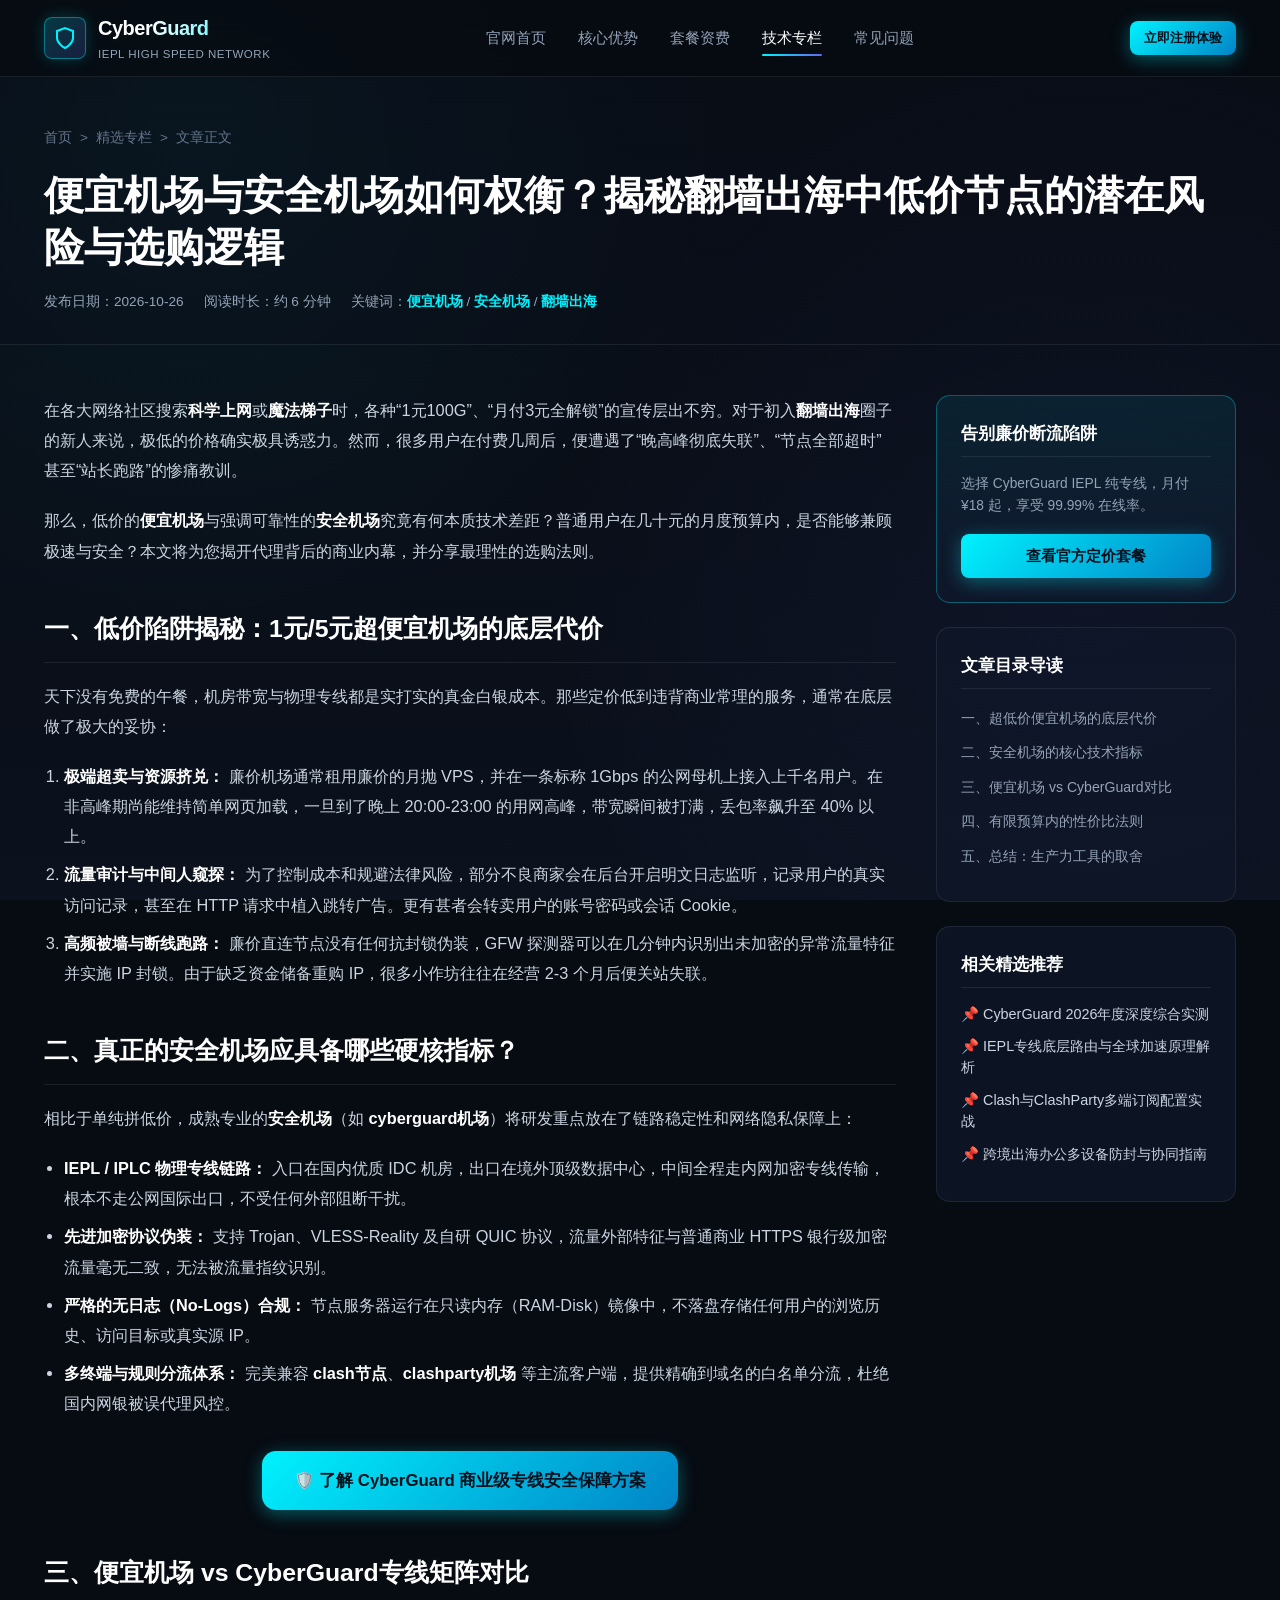
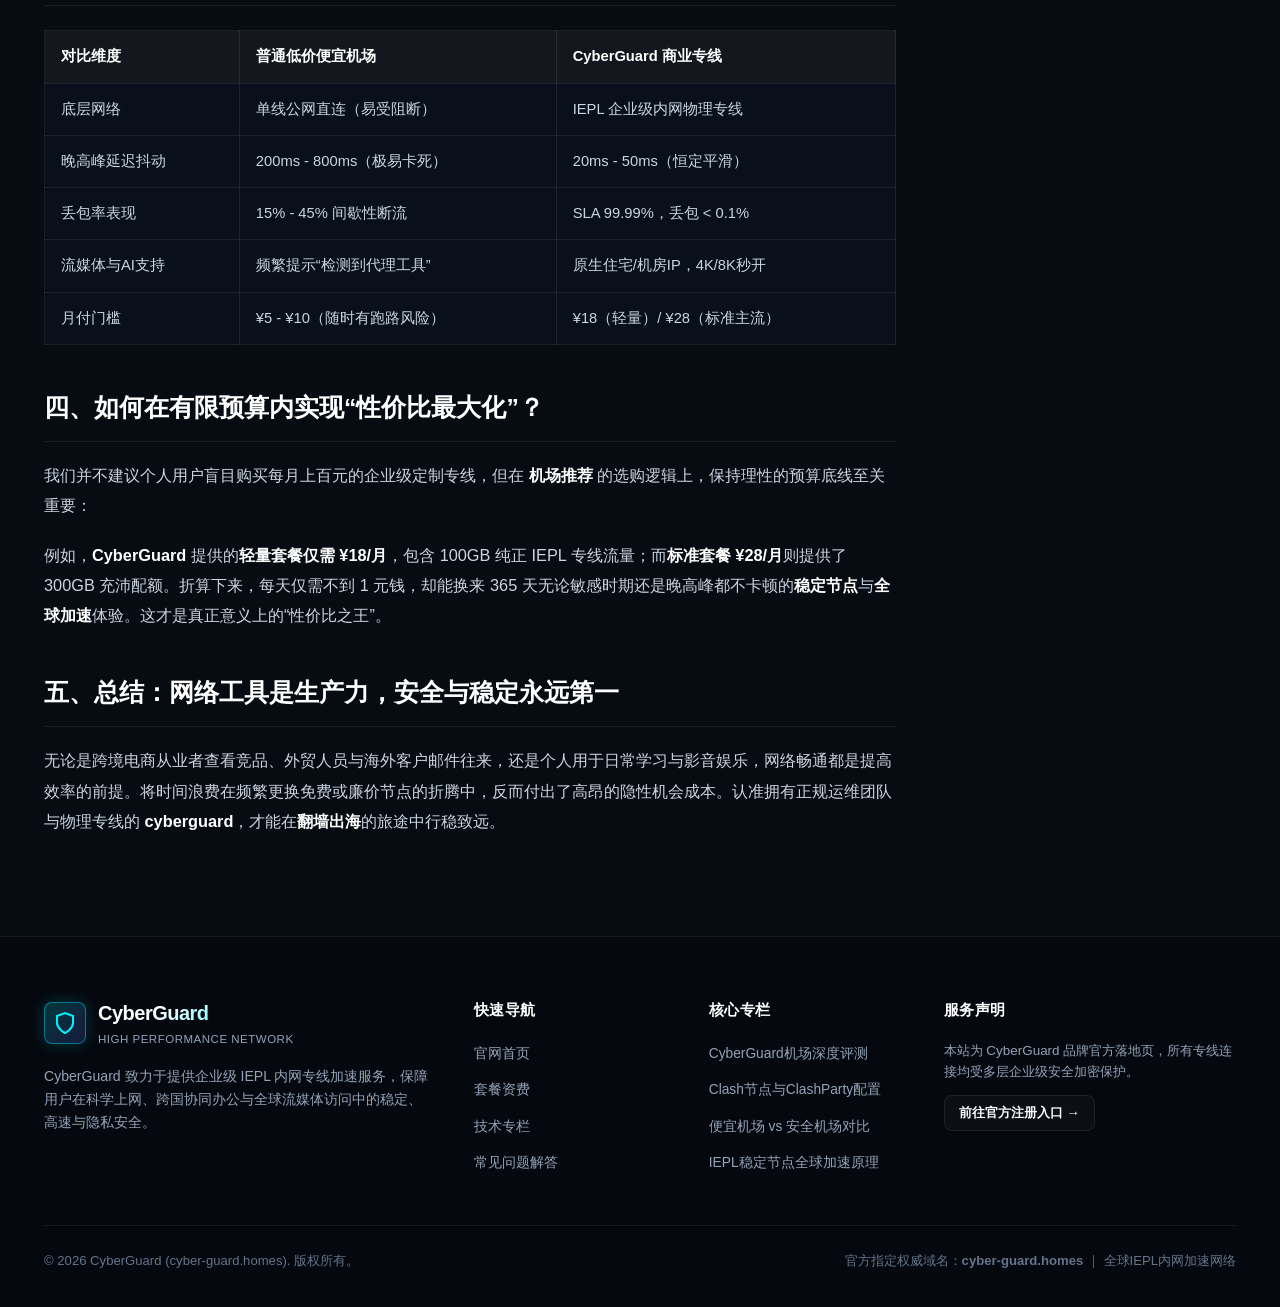
<file: articles/pianyi-jichang-vs-anquan-jichang-duibi.html>
﻿<!DOCTYPE html>
<html lang="zh-CN">
<head>
  <meta charset="UTF-8">
  <meta name="viewport" content="width=device-width, initial-scale=1.0">
  <title>便宜机场与安全机场如何权衡？揭秘翻墙出海中低价节点的潜在风险与选购逻辑 - CyberGuard官网</title>
  <meta name="description" content="面对市面上大量的1元5元便宜机场，如何甄别跑路风险与数据泄露隐患？对比公网中转与IEPL内网专线，详解安全机场的防护标准，指导科学上网用户用低预算选出高性价比稳定节点。">
  <meta name="keywords" content="便宜机场, 安全机场, 机场推荐, 科学上网, 魔法梯子, 稳定节点, clash节点, clash机场, clashparty机场, 翻墙出海, 全球加速, cyberguard, cyberguard机场, cyberguardvpn, cyberguard机场官网">
  
  <link rel="canonical" href="https://cyber-guard.homes/articles/pianyi-jichang-vs-anquan-jichang-duibi.html">
  <meta name="geo.region" content="HK">
  <meta name="geo.placename" content="Hong Kong">
  <meta name="geo.position" content="22.3193;114.1694">
  <meta name="ICBM" content="22.3193, 114.1694">
  <meta name="robots" content="index, follow">
  
  <meta property="og:type" content="article">
  <meta property="og:title" content="便宜机场与安全机场如何权衡？揭秘翻墙出海中低价节点的潜在风险与选购逻辑">
  <meta property="og:description" content="深入剖析超低价便宜机场背后的流量超卖与安全隐患，告诉你为什么CyberGuard的专线架构能够完美兼顾预算与极致稳定性。">
  <meta property="og:url" content="https://cyber-guard.homes/articles/pianyi-jichang-vs-anquan-jichang-duibi.html">
  <meta property="og:site_name" content="CyberGuard 官方网络服务">
  <meta name="twitter:card" content="summary">

  <link rel="icon" type="image/png" href="../images/favicon.png">
  <link rel="stylesheet" href="../css/style.css">

  <script type="application/ld+json">
  {
    "@context": "https://schema.org",
    "@type": "BlogPosting",
    "headline": "便宜机场与安全机场如何权衡？揭秘翻墙出海中低价节点的潜在风险与选购逻辑",
    "description": "面对市面上大量的1元5元便宜机场，如何甄别跑路风险与数据泄露隐患？对比公网中转与IEPL内网专线，详解安全机场的防护标准。",
    "mainEntityOfPage": {
      "@type": "WebPage",
      "@id": "https://cyber-guard.homes/articles/pianyi-jichang-vs-anquan-jichang-duibi.html"
    },
    "author": {
      "@type": "Organization",
      "name": "CyberGuard网络安全研究室"
    },
    "publisher": {
      "@type": "Organization",
      "name": "CyberGuard",
      "logo": {
        "@type": "ImageObject",
        "url": "https://cyber-guard.homes/images/logo.png"
      }
    },
    "datePublished": "2026-10-25T18:00:00+08:00",
    "dateModified": "2026-10-26T12:00:00+08:00"
  }
  </script>
</head>
<body>

  <!-- Site Header -->
  <header class="site-header">
    <div class="container">
      <a href="../index.html" class="brand-logo-wrap" title="CyberGuard 官网首页">
        <div class="brand-icon-box">
          <svg viewBox="0 0 24 24"><path d="M12 22s8-4 8-10V5l-8-3-8 3v7c0 6 8 10 8 10z"/></svg>
        </div>
        <div class="brand-text-group">
          <span class="brand-title">CyberGuard</span>
          <span class="brand-tagline">IEPL HIGH SPEED NETWORK</span>
        </div>
      </a>

      <nav class="main-nav">
        <a href="../index.html" class="nav-link">官网首页</a>
        <a href="../index.html#features" class="nav-link">核心优势</a>
        <a href="../index.html#pricing" class="nav-link">套餐资费</a>
        <a href="index.html" class="nav-link active">技术专栏</a>
        <a href="../index.html#faq" class="nav-link">常见问题</a>
      </nav>

      <div class="header-actions">
        <a href="https://varnexa.lingdongaff.com/#/?code=HHoxxHGa" target="_blank" class="btn btn-primary btn-sm">立即注册体验</a>
        <button class="mobile-menu-toggle" aria-label="切换导航菜单">
          <svg width="24" height="24" viewBox="0 0 24 24" fill="none" stroke="currentColor" stroke-width="2"><line x1="3" y1="12" x2="21" y2="12"></line><line x1="3" y1="6" x2="21" y2="6"></line><line x1="3" y1="18" x2="21" y2="18"></line></svg>
        </button>
      </div>
    </div>
  </header>

  <!-- Article Header -->
  <div class="article-page-header">
    <div class="container">
      <div class="article-breadcrumb">
        <a href="../index.html">首页</a> &gt; 
        <a href="index.html">精选专栏</a> &gt; 
        <span>文章正文</span>
      </div>
      <h1 class="article-main-title">便宜机场与安全机场如何权衡？揭秘翻墙出海中低价节点的潜在风险与选购逻辑</h1>
      <div class="article-post-meta">
        <span>发布日期：2026-10-26</span>
        <span>阅读时长：约 6 分钟</span>
        <span>关键词：<strong style="color:var(--primary);">便宜机场</strong> / <strong style="color:var(--primary);">安全机场</strong> / <strong style="color:var(--primary);">翻墙出海</strong></span>
      </div>
    </div>
  </div>

  <div class="container">
    <div class="article-content-container">
      <article class="article-body">
        <p>在各大网络社区搜索<strong>科学上网</strong>或<strong>魔法梯子</strong>时，各种“1元100G”、“月付3元全解锁”的宣传层出不穷。对于初入<strong>翻墙出海</strong>圈子的新人来说，极低的价格确实极具诱惑力。然而，很多用户在付费几周后，便遭遇了“晚高峰彻底失联”、“节点全部超时”甚至“站长跑路”的惨痛教训。</p>
        <p>那么，低价的<strong>便宜机场</strong>与强调可靠性的<strong>安全机场</strong>究竟有何本质技术差距？普通用户在几十元的月度预算内，是否能够兼顾极速与安全？本文将为您揭开代理背后的商业内幕，并分享最理性的选购法则。</p>

        <h2 id="low-cost-risks">一、低价陷阱揭秘：1元/5元超便宜机场的底层代价</h2>
        <p>天下没有免费的午餐，机房带宽与物理专线都是实打实的真金白银成本。那些定价低到违背商业常理的服务，通常在底层做了极大的妥协：</p>
        <ol>
          <li><strong>极端超卖与资源挤兑：</strong> 廉价机场通常租用廉价的月抛 VPS，并在一条标称 1Gbps 的公网母机上接入上千名用户。在非高峰期尚能维持简单网页加载，一旦到了晚上 20:00-23:00 的用网高峰，带宽瞬间被打满，丢包率飙升至 40% 以上。</li>
          <li><strong>流量审计与中间人窥探：</strong> 为了控制成本和规避法律风险，部分不良商家会在后台开启明文日志监听，记录用户的真实访问记录，甚至在 HTTP 请求中植入跳转广告。更有甚者会转卖用户的账号密码或会话 Cookie。</li>
          <li><strong>高频被墙与断线跑路：</strong> 廉价直连节点没有任何抗封锁伪装，GFW 探测器可以在几分钟内识别出未加密的异常流量特征并实施 IP 封锁。由于缺乏资金储备重购 IP，很多小作坊往往在经营 2-3 个月后便关站失联。</li>
        </ol>

        <h2 id="secure-airport-standard">二、真正的安全机场应具备哪些硬核指标？</h2>
        <p>相比于单纯拼低价，成熟专业的<strong>安全机场</strong>（如 <strong>cyberguard机场</strong>）将研发重点放在了链路稳定性和网络隐私保障上：</p>
        <ul>
          <li><strong>IEPL / IPLC 物理专线链路：</strong> 入口在国内优质 IDC 机房，出口在境外顶级数据中心，中间全程走内网加密专线传输，根本不走公网国际出口，不受任何外部阻断干扰。</li>
          <li><strong>先进加密协议伪装：</strong> 支持 Trojan、VLESS-Reality 及自研 QUIC 协议，流量外部特征与普通商业 HTTPS 银行级加密流量毫无二致，无法被流量指纹识别。</li>
          <li><strong>严格的无日志（No-Logs）合规：</strong> 节点服务器运行在只读内存（RAM-Disk）镜像中，不落盘存储任何用户的浏览历史、访问目标或真实源 IP。</li>
          <li><strong>多终端与规则分流体系：</strong> 完美兼容 <strong>clash节点</strong>、<strong>clashparty机场</strong> 等主流客户端，提供精确到域名的白名单分流，杜绝国内网银被误代理风控。</li>
        </ul>

        <div style="text-align:center; margin:32px 0;">
          <a href="https://varnexa.lingdongaff.com/#/?code=HHoxxHGa" target="_blank" class="btn btn-primary btn-lg">🛡️ 了解 CyberGuard 商业级专线安全保障方案</a>
        </div>

        <h2 id="matrix-comparison">三、便宜机场 vs CyberGuard专线矩阵对比</h2>
        <table>
          <thead>
            <tr>
              <th>对比维度</th>
              <th>普通低价便宜机场</th>
              <th>CyberGuard 商业专线</th>
            </tr>
          </thead>
          <tbody>
            <tr>
              <td>底层网络</td>
              <td>单线公网直连（易受阻断）</td>
              <td>IEPL 企业级内网物理专线</td>
            </tr>
            <tr>
              <td>晚高峰延迟抖动</td>
              <td>200ms - 800ms（极易卡死）</td>
              <td>20ms - 50ms（恒定平滑）</td>
            </tr>
            <tr>
              <td>丢包率表现</td>
              <td>15% - 45% 间歇性断流</td>
              <td>SLA 99.99%，丢包 &lt; 0.1%</td>
            </tr>
            <tr>
              <td>流媒体与AI支持</td>
              <td>频繁提示“检测到代理工具”</td>
              <td>原生住宅/机房IP，4K/8K秒开</td>
            </tr>
            <tr>
              <td>月付门槛</td>
              <td>¥5 - ¥10（随时有跑路风险）</td>
              <td>¥18（轻量）/ ¥28（标准主流）</td>
            </tr>
          </tbody>
        </table>

        <h2 id="budget-advice">四、如何在有限预算内实现“性价比最大化”？</h2>
        <p>我们并不建议个人用户盲目购买每月上百元的企业级定制专线，但在 <strong>机场推荐</strong> 的选购逻辑上，保持理性的预算底线至关重要：</p>
        <p>例如，<strong>CyberGuard</strong> 提供的<strong>轻量套餐仅需 ¥18/月</strong>，包含 100GB 纯正 IEPL 专线流量；而<strong>标准套餐 ¥28/月</strong>则提供了 300GB 充沛配额。折算下来，每天仅需不到 1 元钱，却能换来 365 天无论敏感时期还是晚高峰都不卡顿的<strong>稳定节点</strong>与<strong>全球加速</strong>体验。这才是真正意义上的“性价比之王”。</p>

        <h2 id="summary">五、总结：网络工具是生产力，安全与稳定永远第一</h2>
        <p>无论是跨境电商从业者查看竞品、外贸人员与海外客户邮件往来，还是个人用于日常学习与影音娱乐，网络畅通都是提高效率的前提。将时间浪费在频繁更换免费或廉价节点的折腾中，反而付出了高昂的隐性机会成本。认准拥有正规运维团队与物理专线的 <strong>cyberguard</strong>，才能在<strong>翻墙出海</strong>的旅途中行稳致远。</p>
      </article>

      <!-- Sidebar -->
      <aside class="article-sidebar">
        <div class="sidebar-card" style="border-color:var(--border-highlight); background:linear-gradient(180deg, rgba(0,242,254,0.08) 0%, rgba(15,23,42,0.9) 100%);">
          <h3 class="sidebar-title">告别廉价断流陷阱</h3>
          <p style="font-size:0.86rem; color:var(--text-sub); margin-bottom:16px;">选择 CyberGuard IEPL 纯专线，月付 ¥18 起，享受 99.99% 在线率。</p>
          <a href="https://varnexa.lingdongaff.com/#/?code=HHoxxHGa" target="_blank" class="btn btn-primary" style="width:100%;">查看官方定价套餐</a>
        </div>

        <div class="sidebar-card">
          <h3 class="sidebar-title">文章目录导读</h3>
          <ul class="toc-list">
            <li><a href="#low-cost-risks" class="toc-link">一、超低价便宜机场的底层代价</a></li>
            <li><a href="#secure-airport-standard" class="toc-link">二、安全机场的核心技术指标</a></li>
            <li><a href="#matrix-comparison" class="toc-link">三、便宜机场 vs CyberGuard对比</a></li>
            <li><a href="#budget-advice" class="toc-link">四、有限预算内的性价比法则</a></li>
            <li><a href="#summary" class="toc-link">五、总结：生产力工具的取舍</a></li>
          </ul>
        </div>

        <div class="sidebar-card">
          <h3 class="sidebar-title">相关精选推荐</h3>
          <ul class="related-posts-list">
            <li><a href="cyberguard-jichang-tuijian-pingce.html" class="related-post-link">📌 CyberGuard 2026年度深度综合实测</a></li>
            <li><a href="wending-jiedian-quanqiu-jiasu-yuanli.html" class="related-post-link">📌 IEPL专线底层路由与全球加速原理解析</a></li>
            <li><a href="clash-jiedian-clashparty-peizhi-jiaocheng.html" class="related-post-link">📌 Clash与ClashParty多端订阅配置实战</a></li>
            <li><a href="kexue-shangwang-chuhai-bikan-zhinan.html" class="related-post-link">📌 跨境出海办公多设备防封与协同指南</a></li>
          </ul>
        </div>
      </aside>
    </div>
  </div>

  <!-- Site Footer (带核心任务2 PBN权重精准输血管道) -->
  <footer class="site-footer">
    <div class="container">
      <div class="footer-top-grid">
        <div class="footer-col-brand">
          <div class="brand-logo-wrap">
            <div class="brand-icon-box">
              <svg viewBox="0 0 24 24"><path d="M12 22s8-4 8-10V5l-8-3-8 3v7c0 6 8 10 8 10z"/></svg>
            </div>
            <div class="brand-text-group">
              <span class="brand-title">CyberGuard</span>
              <span class="brand-tagline">HIGH PERFORMANCE NETWORK</span>
            </div>
          </div>
          <p>CyberGuard 致力于提供企业级 IEPL 内网专线加速服务，保障用户在科学上网、跨国协同办公与全球流媒体访问中的稳定、高速与隐私安全。</p>
        </div>

        <div>
          <h4 class="footer-heading">快速导航</h4>
          <ul class="footer-links-list">
            <li><a href="../index.html" class="footer-link">官网首页</a></li>
            <li><a href="../index.html#pricing" class="footer-link">套餐资费</a></li>
            <li><a href="index.html" class="footer-link">技术专栏</a></li>
            <li><a href="../index.html#faq" class="footer-link">常见问题解答</a></li>
          </ul>
        </div>

        <div>
          <h4 class="footer-heading">核心专栏</h4>
          <ul class="footer-links-list">
            <li><a href="cyberguard-jichang-tuijian-pingce.html" class="footer-link">CyberGuard机场深度评测</a></li>
            <li><a href="clash-jiedian-clashparty-peizhi-jiaocheng.html" class="footer-link">Clash节点与ClashParty配置</a></li>
            <li><a href="pianyi-jichang-vs-anquan-jichang-duibi.html" class="footer-link">便宜机场 vs 安全机场对比</a></li>
            <li><a href="wending-jiedian-quanqiu-jiasu-yuanli.html" class="footer-link">IEPL稳定节点全球加速原理</a></li>
          </ul>
        </div>

        <div>
          <h4 class="footer-heading">服务声明</h4>
          <p style="font-size:0.84rem; color:var(--text-sub); line-height:1.6; margin-bottom:12px;">本站为 CyberGuard 品牌官方落地页，所有专线连接均受多层企业级安全加密保护。</p>
          <a href="https://varnexa.lingdongaff.com/#/?code=HHoxxHGa" target="_blank" class="btn btn-outline btn-sm">前往官方注册入口 →</a>
        </div>
      </div>



      <!-- 底部版权栏 -->
      <div class="footer-bottom-bar">
        <div>
          &copy; 2026 CyberGuard (cyber-guard.homes). 版权所有。
        </div>
        <div>
          官方指定权威域名：<strong>cyber-guard.homes</strong> ｜ 全球IEPL内网加速网络
        </div>
      </div>
    </div>
  </footer>

  <script src="../js/main.js"></script>
</body>
</html>
</file>
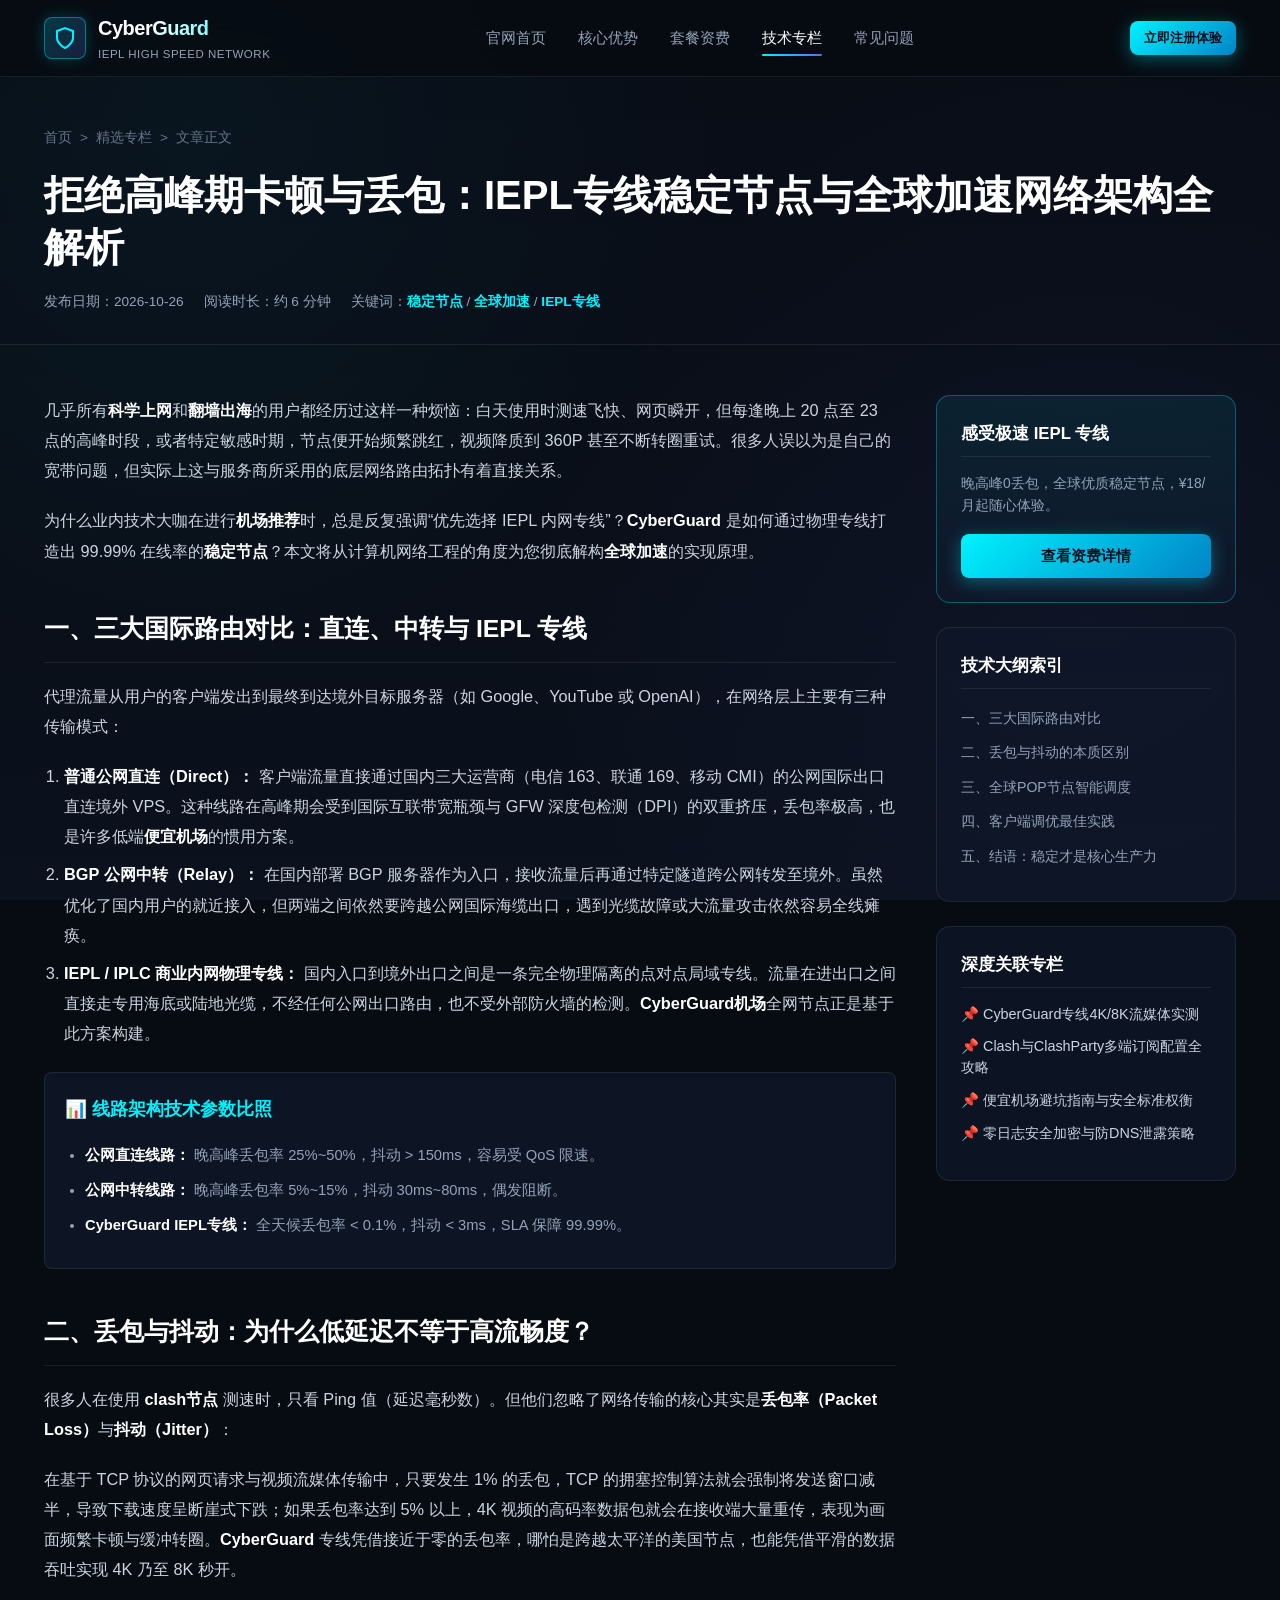
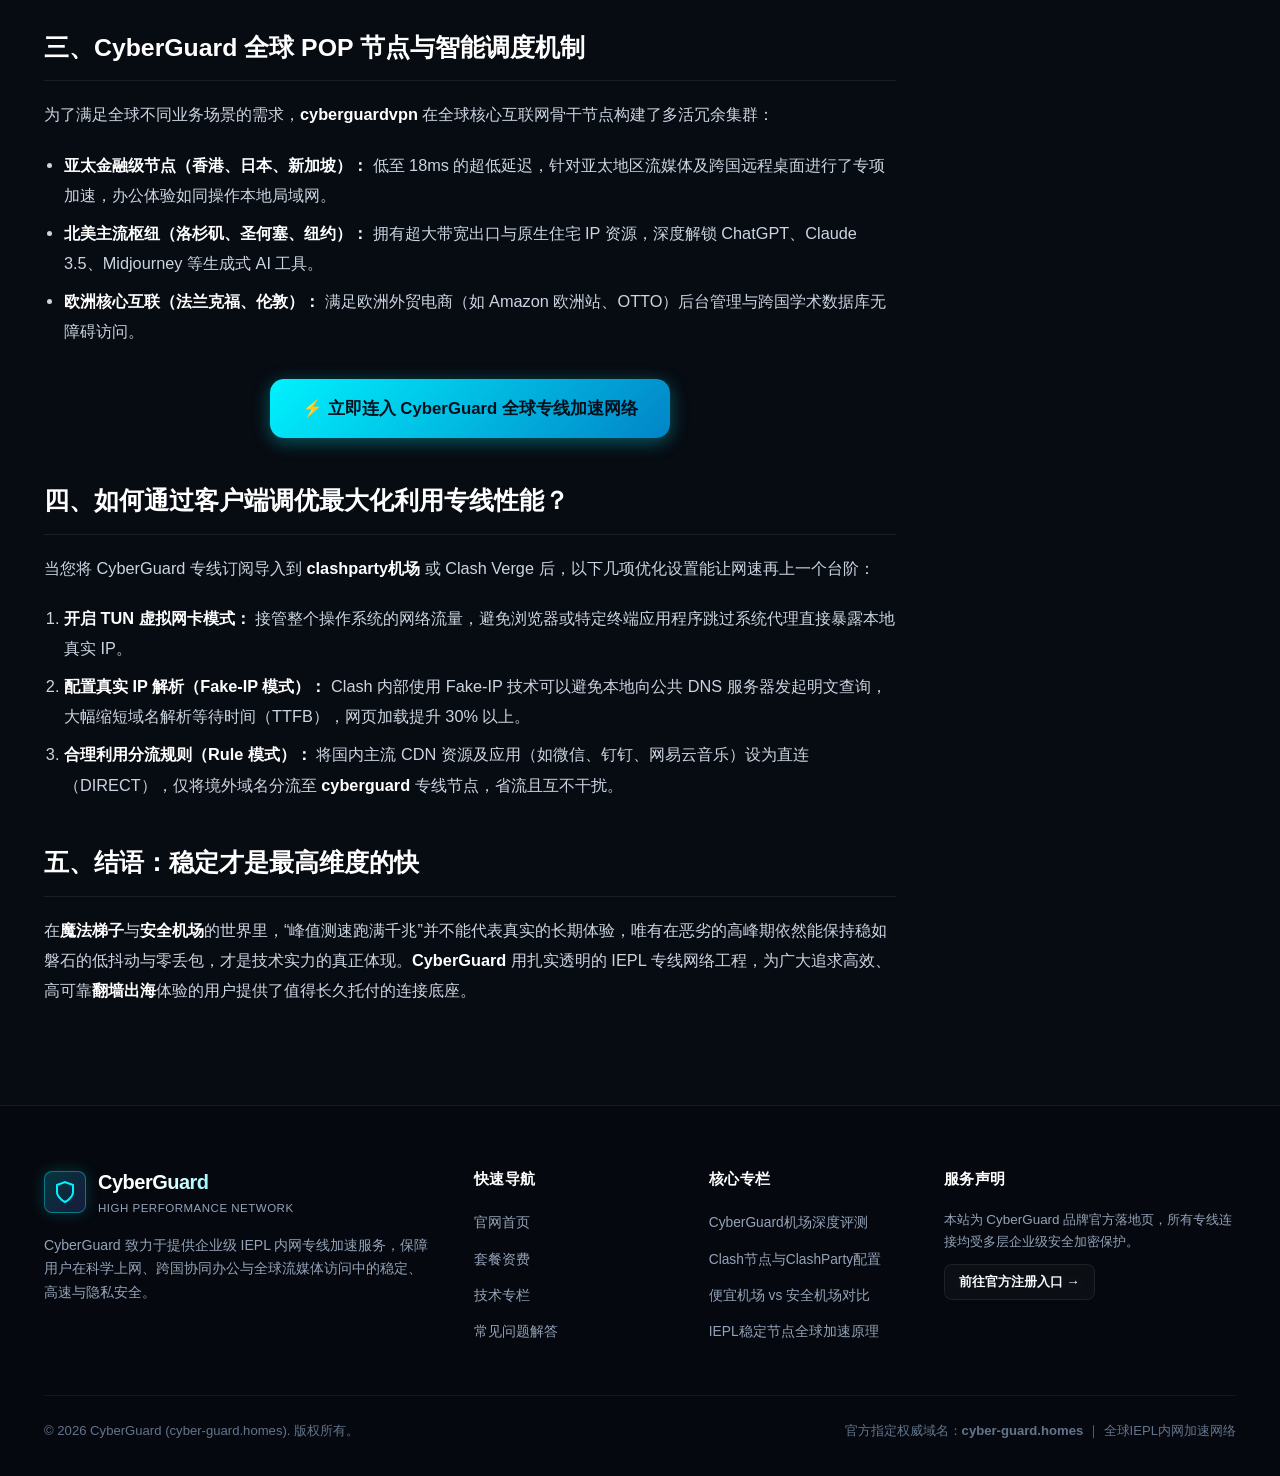
<file: articles/wending-jiedian-quanqiu-jiasu-yuanli.html>
﻿<!DOCTYPE html>
<html lang="zh-CN">
<head>
  <meta charset="UTF-8">
  <meta name="viewport" content="width=device-width, initial-scale=1.0">
  <title>拒绝高峰期卡顿与丢包：IEPL专线稳定节点与全球加速网络架构全解析 - CyberGuard官网</title>
  <meta name="description" content="深入解析IEPL内网专线如何彻底解决科学上网晚高峰网络拥堵与丢包。对比直连、BGP中转与专线路由机制，阐述CyberGuard全球加速节点架构及Clash订阅极速传输原理。">
  <meta name="keywords" content="稳定节点, 全球加速, 科学上网, 便宜机场, 安全机场, 机场推荐, 魔法梯子, clash节点, clash机场, clashparty机场, 翻墙出海, cyberguard, cyberguard机场, cyberguardvpn, cyberguard机场官网">
  
  <link rel="canonical" href="https://cyber-guard.homes/articles/wending-jiedian-quanqiu-jiasu-yuanli.html">
  <meta name="geo.region" content="HK">
  <meta name="geo.placename" content="Hong Kong">
  <meta name="geo.position" content="22.3193;114.1694">
  <meta name="ICBM" content="22.3193, 114.1694">
  <meta name="robots" content="index, follow">
  
  <meta property="og:type" content="article">
  <meta property="og:title" content="拒绝高峰期卡顿与丢包：IEPL专线稳定节点与全球加速网络架构全解析">
  <meta property="og:description" content="用硬核网络工程知识告诉你：为什么只有物理内网专线才能做到全天候0丢包、秒开4K流媒体。">
  <meta property="og:url" content="https://cyber-guard.homes/articles/wending-jiedian-quanqiu-jiasu-yuanli.html">
  <meta property="og:site_name" content="CyberGuard 官方网络服务">
  <meta name="twitter:card" content="summary">

  <link rel="icon" type="image/png" href="../images/favicon.png">
  <link rel="stylesheet" href="../css/style.css">

  <script type="application/ld+json">
  {
    "@context": "https://schema.org",
    "@type": "BlogPosting",
    "headline": "拒绝高峰期卡顿与丢包：IEPL专线稳定节点与全球加速网络架构全解析",
    "description": "深入解析IEPL内网专线如何彻底解决科学上网晚高峰网络拥堵与丢包。对比直连、BGP中转与专线路由机制。",
    "mainEntityOfPage": {
      "@type": "WebPage",
      "@id": "https://cyber-guard.homes/articles/wending-jiedian-quanqiu-jiasu-yuanli.html"
    },
    "author": {
      "@type": "Organization",
      "name": "CyberGuard基础设施架构部"
    },
    "publisher": {
      "@type": "Organization",
      "name": "CyberGuard",
      "logo": {
        "@type": "ImageObject",
        "url": "https://cyber-guard.homes/images/logo.png"
      }
    },
    "datePublished": "2026-10-25T20:00:00+08:00",
    "dateModified": "2026-10-26T12:00:00+08:00"
  }
  </script>
</head>
<body>

  <!-- Site Header -->
  <header class="site-header">
    <div class="container">
      <a href="../index.html" class="brand-logo-wrap" title="CyberGuard 官网首页">
        <div class="brand-icon-box">
          <svg viewBox="0 0 24 24"><path d="M12 22s8-4 8-10V5l-8-3-8 3v7c0 6 8 10 8 10z"/></svg>
        </div>
        <div class="brand-text-group">
          <span class="brand-title">CyberGuard</span>
          <span class="brand-tagline">IEPL HIGH SPEED NETWORK</span>
        </div>
      </a>

      <nav class="main-nav">
        <a href="../index.html" class="nav-link">官网首页</a>
        <a href="../index.html#features" class="nav-link">核心优势</a>
        <a href="../index.html#pricing" class="nav-link">套餐资费</a>
        <a href="index.html" class="nav-link active">技术专栏</a>
        <a href="../index.html#faq" class="nav-link">常见问题</a>
      </nav>

      <div class="header-actions">
        <a href="https://varnexa.lingdongaff.com/#/?code=HHoxxHGa" target="_blank" class="btn btn-primary btn-sm">立即注册体验</a>
        <button class="mobile-menu-toggle" aria-label="切换导航菜单">
          <svg width="24" height="24" viewBox="0 0 24 24" fill="none" stroke="currentColor" stroke-width="2"><line x1="3" y1="12" x2="21" y2="12"></line><line x1="3" y1="6" x2="21" y2="6"></line><line x1="3" y1="18" x2="21" y2="18"></line></svg>
        </button>
      </div>
    </div>
  </header>

  <!-- Article Header -->
  <div class="article-page-header">
    <div class="container">
      <div class="article-breadcrumb">
        <a href="../index.html">首页</a> &gt; 
        <a href="index.html">精选专栏</a> &gt; 
        <span>文章正文</span>
      </div>
      <h1 class="article-main-title">拒绝高峰期卡顿与丢包：IEPL专线稳定节点与全球加速网络架构全解析</h1>
      <div class="article-post-meta">
        <span>发布日期：2026-10-26</span>
        <span>阅读时长：约 6 分钟</span>
        <span>关键词：<strong style="color:var(--primary);">稳定节点</strong> / <strong style="color:var(--primary);">全球加速</strong> / <strong style="color:var(--primary);">IEPL专线</strong></span>
      </div>
    </div>
  </div>

  <div class="container">
    <div class="article-content-container">
      <article class="article-body">
        <p>几乎所有<strong>科学上网</strong>和<strong>翻墙出海</strong>的用户都经历过这样一种烦恼：白天使用时测速飞快、网页瞬开，但每逢晚上 20 点至 23 点的高峰时段，或者特定敏感时期，节点便开始频繁跳红，视频降质到 360P 甚至不断转圈重试。很多人误以为是自己的宽带问题，但实际上这与服务商所采用的底层网络路由拓扑有着直接关系。</p>
        <p>为什么业内技术大咖在进行<strong>机场推荐</strong>时，总是反复强调“优先选择 IEPL 内网专线”？<strong>CyberGuard</strong> 是如何通过物理专线打造出 99.99% 在线率的<strong>稳定节点</strong>？本文将从计算机网络工程的角度为您彻底解构<strong>全球加速</strong>的实现原理。</p>

        <h2 id="three-network-types">一、三大国际路由对比：直连、中转与 IEPL 专线</h2>
        <p>代理流量从用户的客户端发出到最终到达境外目标服务器（如 Google、YouTube 或 OpenAI），在网络层上主要有三种传输模式：</p>
        <ol>
          <li><strong>普通公网直连（Direct）：</strong> 客户端流量直接通过国内三大运营商（电信 163、联通 169、移动 CMI）的公网国际出口直连境外 VPS。这种线路在高峰期会受到国际互联带宽瓶颈与 GFW 深度包检测（DPI）的双重挤压，丢包率极高，也是许多低端<strong>便宜机场</strong>的惯用方案。</li>
          <li><strong>BGP 公网中转（Relay）：</strong> 在国内部署 BGP 服务器作为入口，接收流量后再通过特定隧道跨公网转发至境外。虽然优化了国内用户的就近接入，但两端之间依然要跨越公网国际海缆出口，遇到光缆故障或大流量攻击依然容易全线瘫痪。</li>
          <li><strong>IEPL / IPLC 商业内网物理专线：</strong> 国内入口到境外出口之间是一条完全物理隔离的点对点局域专线。流量在进出口之间直接走专用海底或陆地光缆，不经任何公网出口路由，也不受外部防火墙的检测。<strong>CyberGuard机场</strong>全网节点正是基于此方案构建。</li>
        </ol>

        <div style="background:rgba(15,23,42,0.8); border:1px solid var(--border-color); border-radius:var(--radius-sm); padding:20px; margin:24px 0;">
          <h3 style="margin-top:0; color:var(--primary); font-size:1.1rem;">📊 线路架构技术参数比照</h3>
          <ul style="margin-bottom:0; font-size:0.92rem; color:var(--text-sub);">
            <li><strong>公网直连线路：</strong> 晚高峰丢包率 25%~50%，抖动 &gt; 150ms，容易受 QoS 限速。</li>
            <li><strong>公网中转线路：</strong> 晚高峰丢包率 5%~15%，抖动 30ms~80ms，偶发阻断。</li>
            <li><strong>CyberGuard IEPL专线：</strong> 全天候丢包率 &lt; 0.1%，抖动 &lt; 3ms，SLA 保障 99.99%。</li>
          </ul>
        </div>

        <h2 id="latency-packet-loss">二、丢包与抖动：为什么低延迟不等于高流畅度？</h2>
        <p>很多人在使用 <strong>clash节点</strong> 测速时，只看 Ping 值（延迟毫秒数）。但他们忽略了网络传输的核心其实是<strong>丢包率（Packet Loss）</strong>与<strong>抖动（Jitter）</strong>：</p>
        <p>在基于 TCP 协议的网页请求与视频流媒体传输中，只要发生 1% 的丢包，TCP 的拥塞控制算法就会强制将发送窗口减半，导致下载速度呈断崖式下跌；如果丢包率达到 5% 以上，4K 视频的高码率数据包就会在接收端大量重传，表现为画面频繁卡顿与缓冲转圈。<strong>CyberGuard</strong> 专线凭借接近于零的丢包率，哪怕是跨越太平洋的美国节点，也能凭借平滑的数据吞吐实现 4K 乃至 8K 秒开。</p>

        <h2 id="global-pop">三、CyberGuard 全球 POP 节点与智能调度机制</h2>
        <p>为了满足全球不同业务场景的需求，<strong>cyberguardvpn</strong> 在全球核心互联网骨干节点构建了多活冗余集群：</p>
        <ul>
          <li><strong>亚太金融级节点（香港、日本、新加坡）：</strong> 低至 18ms 的超低延迟，针对亚太地区流媒体及跨国远程桌面进行了专项加速，办公体验如同操作本地局域网。</li>
          <li><strong>北美主流枢纽（洛杉矶、圣何塞、纽约）：</strong> 拥有超大带宽出口与原生住宅 IP 资源，深度解锁 ChatGPT、Claude 3.5、Midjourney 等生成式 AI 工具。</li>
          <li><strong>欧洲核心互联（法兰克福、伦敦）：</strong> 满足欧洲外贸电商（如 Amazon 欧洲站、OTTO）后台管理与跨国学术数据库无障碍访问。</li>
        </ul>

        <div style="text-align:center; margin:32px 0;">
          <a href="https://varnexa.lingdongaff.com/#/?code=HHoxxHGa" target="_blank" class="btn btn-primary btn-lg">⚡ 立即连入 CyberGuard 全球专线加速网络</a>
        </div>

        <h2 id="client-optimization">四、如何通过客户端调优最大化利用专线性能？</h2>
        <p>当您将 CyberGuard 专线订阅导入到 <strong>clashparty机场</strong> 或 Clash Verge 后，以下几项优化设置能让网速再上一个台阶：</p>
        <ol>
          <li><strong>开启 TUN 虚拟网卡模式：</strong> 接管整个操作系统的网络流量，避免浏览器或特定终端应用程序跳过系统代理直接暴露本地真实 IP。</li>
          <li><strong>配置真实 IP 解析（Fake-IP 模式）：</strong> Clash 内部使用 Fake-IP 技术可以避免本地向公共 DNS 服务器发起明文查询，大幅缩短域名解析等待时间（TTFB），网页加载提升 30% 以上。</li>
          <li><strong>合理利用分流规则（Rule 模式）：</strong> 将国内主流 CDN 资源及应用（如微信、钉钉、网易云音乐）设为直连（DIRECT），仅将境外域名分流至 <strong>cyberguard</strong> 专线节点，省流且互不干扰。</li>
        </ol>

        <h2 id="summary">五、结语：稳定才是最高维度的快</h2>
        <p>在<strong>魔法梯子</strong>与<strong>安全机场</strong>的世界里，“峰值测速跑满千兆”并不能代表真实的长期体验，唯有在恶劣的高峰期依然能保持稳如磐石的低抖动与零丢包，才是技术实力的真正体现。<strong>CyberGuard</strong> 用扎实透明的 IEPL 专线网络工程，为广大追求高效、高可靠<strong>翻墙出海</strong>体验的用户提供了值得长久托付的连接底座。</p>
      </article>

      <!-- Sidebar -->
      <aside class="article-sidebar">
        <div class="sidebar-card" style="border-color:var(--border-highlight); background:linear-gradient(180deg, rgba(0,242,254,0.08) 0%, rgba(15,23,42,0.9) 100%);">
          <h3 class="sidebar-title">感受极速 IEPL 专线</h3>
          <p style="font-size:0.86rem; color:var(--text-sub); margin-bottom:16px;">晚高峰0丢包，全球优质稳定节点，¥18/月起随心体验。</p>
          <a href="https://varnexa.lingdongaff.com/#/?code=HHoxxHGa" target="_blank" class="btn btn-primary" style="width:100%;">查看资费详情</a>
        </div>

        <div class="sidebar-card">
          <h3 class="sidebar-title">技术大纲索引</h3>
          <ul class="toc-list">
            <li><a href="#three-network-types" class="toc-link">一、三大国际路由对比</a></li>
            <li><a href="#latency-packet-loss" class="toc-link">二、丢包与抖动的本质区别</a></li>
            <li><a href="#global-pop" class="toc-link">三、全球POP节点智能调度</a></li>
            <li><a href="#client-optimization" class="toc-link">四、客户端调优最佳实践</a></li>
            <li><a href="#summary" class="toc-link">五、结语：稳定才是核心生产力</a></li>
          </ul>
        </div>

        <div class="sidebar-card">
          <h3 class="sidebar-title">深度关联专栏</h3>
          <ul class="related-posts-list">
            <li><a href="cyberguard-jichang-tuijian-pingce.html" class="related-post-link">📌 CyberGuard专线4K/8K流媒体实测</a></li>
            <li><a href="clash-jiedian-clashparty-peizhi-jiaocheng.html" class="related-post-link">📌 Clash与ClashParty多端订阅配置全攻略</a></li>
            <li><a href="pianyi-jichang-vs-anquan-jichang-duibi.html" class="related-post-link">📌 便宜机场避坑指南与安全标准权衡</a></li>
            <li><a href="cyberguard-vpn-anquan-jiami-xieyi.html" class="related-post-link">📌 零日志安全加密与防DNS泄露策略</a></li>
          </ul>
        </div>
      </aside>
    </div>
  </div>

  <!-- Site Footer (带核心任务2 PBN权重精准输血管道) -->
  <footer class="site-footer">
    <div class="container">
      <div class="footer-top-grid">
        <div class="footer-col-brand">
          <div class="brand-logo-wrap">
            <div class="brand-icon-box">
              <svg viewBox="0 0 24 24"><path d="M12 22s8-4 8-10V5l-8-3-8 3v7c0 6 8 10 8 10z"/></svg>
            </div>
            <div class="brand-text-group">
              <span class="brand-title">CyberGuard</span>
              <span class="brand-tagline">HIGH PERFORMANCE NETWORK</span>
            </div>
          </div>
          <p>CyberGuard 致力于提供企业级 IEPL 内网专线加速服务，保障用户在科学上网、跨国协同办公与全球流媒体访问中的稳定、高速与隐私安全。</p>
        </div>

        <div>
          <h4 class="footer-heading">快速导航</h4>
          <ul class="footer-links-list">
            <li><a href="../index.html" class="footer-link">官网首页</a></li>
            <li><a href="../index.html#pricing" class="footer-link">套餐资费</a></li>
            <li><a href="index.html" class="footer-link">技术专栏</a></li>
            <li><a href="../index.html#faq" class="footer-link">常见问题解答</a></li>
          </ul>
        </div>

        <div>
          <h4 class="footer-heading">核心专栏</h4>
          <ul class="footer-links-list">
            <li><a href="cyberguard-jichang-tuijian-pingce.html" class="footer-link">CyberGuard机场深度评测</a></li>
            <li><a href="clash-jiedian-clashparty-peizhi-jiaocheng.html" class="footer-link">Clash节点与ClashParty配置</a></li>
            <li><a href="pianyi-jichang-vs-anquan-jichang-duibi.html" class="footer-link">便宜机场 vs 安全机场对比</a></li>
            <li><a href="wending-jiedian-quanqiu-jiasu-yuanli.html" class="footer-link">IEPL稳定节点全球加速原理</a></li>
          </ul>
        </div>

        <div>
          <h4 class="footer-heading">服务声明</h4>
          <p style="font-size:0.84rem; color:var(--text-sub); line-height:1.6; margin-bottom:12px;">本站为 CyberGuard 品牌官方落地页，所有专线连接均受多层企业级安全加密保护。</p>
          <a href="https://varnexa.lingdongaff.com/#/?code=HHoxxHGa" target="_blank" class="btn btn-outline btn-sm">前往官方注册入口 →</a>
        </div>
      </div>



      <!-- 底部版权栏 -->
      <div class="footer-bottom-bar">
        <div>
          &copy; 2026 CyberGuard (cyber-guard.homes). 版权所有。
        </div>
        <div>
          官方指定权威域名：<strong>cyber-guard.homes</strong> ｜ 全球IEPL内网加速网络
        </div>
      </div>
    </div>
  </footer>

  <script src="../js/main.js"></script>
</body>
</html>
</file>
<file: css/style.css>
/* ==========================================================================
   CyberGuard Official Landing Page Stylesheet
   Domain: cyber-guard.homes
   Theme: High-Tech Cyber Security & Ultra-Fast Global Acceleration Network
   ========================================================================== */

:root {
  --bg-dark: #070b12;
  --bg-card: rgba(15, 23, 42, 0.75);
  --bg-card-hover: rgba(30, 41, 59, 0.85);
  --bg-surface: #0f172a;
  --bg-surface-elevated: #1e293b;
  
  --primary: #00f2fe;
  --primary-hover: #38bdf8;
  --primary-glow: rgba(0, 242, 254, 0.35);
  
  --secondary: #6366f1;
  --secondary-glow: rgba(99, 102, 241, 0.3);
  
  --accent-green: #10b981;
  --accent-green-glow: rgba(16, 185, 129, 0.3);
  
  --text-main: #f8fafc;
  --text-sub: #94a3b8;
  --text-muted: #64748b;
  
  --border-color: rgba(255, 255, 255, 0.08);
  --border-highlight: rgba(0, 242, 254, 0.3);
  
  --font-sans: -apple-system, BlinkMacSystemFont, "Segoe UI", Roboto, "PingFang SC", "Microsoft YaHei", sans-serif;
  --font-mono: ui-monospace, SFMono-Regular, Menlo, Monaco, Consolas, monospace;
  
  --radius-sm: 8px;
  --radius-md: 14px;
  --radius-lg: 20px;
  --radius-full: 9999px;
  
  --shadow-sm: 0 2px 8px rgba(0, 0, 0, 0.4);
  --shadow-md: 0 8px 24px rgba(0, 0, 0, 0.5);
  --shadow-lg: 0 16px 36px rgba(0, 0, 0, 0.6);
  --shadow-neon: 0 0 25px rgba(0, 242, 254, 0.25);
  
  --transition: all 0.25s cubic-bezier(0.16, 1, 0.3, 1);
}

/* Reset & Box Sizing */
*, *::before, *::after {
  box-sizing: border-box;
  margin: 0;
  padding: 0;
}

html {
  font-size: 16px;
  scroll-behavior: smooth;
  scroll-padding-top: 80px;
  overflow-x: hidden;
}

body {
  font-family: var(--font-sans);
  background-color: var(--bg-dark);
  color: var(--text-main);
  line-height: 1.65;
  -webkit-font-smoothing: antialiased;
  -moz-osx-font-smoothing: grayscale;
  background-image: 
    radial-gradient(circle at 15% 15%, rgba(0, 242, 254, 0.06) 0%, transparent 40%),
    radial-gradient(circle at 85% 65%, rgba(99, 102, 241, 0.06) 0%, transparent 45%),
    linear-gradient(180deg, #070b12 0%, #0b111d 100%);
  background-attachment: fixed;
  min-height: 100vh;
  overflow-x: hidden;
  width: 100%;
}

a {
  color: inherit;
  text-decoration: none;
  transition: var(--transition);
}

ul, ol {
  list-style: none;
}

img, svg {
  vertical-align: middle;
  max-width: 100%;
}

button {
  font-family: inherit;
  cursor: pointer;
  border: none;
  outline: none;
  background: none;
}

/* Container */
.container {
  width: 100%;
  max-width: 1240px;
  margin: 0 auto;
  padding: 0 24px;
}

/* Header & Navigation */
.site-header {
  position: sticky;
  top: 0;
  z-index: 1000;
  background: rgba(7, 11, 18, 0.82);
  backdrop-filter: blur(16px);
  -webkit-backdrop-filter: blur(16px);
  border-bottom: 1px solid var(--border-color);
  transition: var(--transition);
}

.site-header .container {
  display: flex;
  align-items: center;
  justify-content: space-between;
  height: 76px;
}

.brand-logo-wrap {
  display: flex;
  align-items: center;
  gap: 12px;
}

.brand-icon-box {
  width: 42px;
  height: 42px;
  border-radius: var(--radius-sm);
  background: linear-gradient(135deg, rgba(0, 242, 254, 0.2), rgba(99, 102, 241, 0.2));
  border: 1px solid rgba(0, 242, 254, 0.4);
  display: flex;
  align-items: center;
  justify-content: center;
  box-shadow: 0 0 15px rgba(0, 242, 254, 0.2);
}

.brand-icon-box svg {
  width: 24px;
  height: 24px;
  fill: none;
  stroke: var(--primary);
  stroke-width: 2;
}

.brand-text-group {
  display: flex;
  flex-direction: column;
}

.brand-title {
  font-size: 1.25rem;
  font-weight: 800;
  letter-spacing: -0.5px;
  background: linear-gradient(120deg, #ffffff 30%, var(--primary) 100%);
  -webkit-background-clip: text;
  -webkit-text-fill-color: transparent;
}

.brand-tagline {
  font-size: 0.72rem;
  color: var(--text-sub);
  letter-spacing: 0.5px;
  text-transform: uppercase;
}

.main-nav {
  display: flex;
  align-items: center;
  gap: 32px;
}

.nav-link {
  font-size: 0.92rem;
  font-weight: 500;
  color: var(--text-sub);
  position: relative;
  padding: 6px 0;
}

.nav-link:hover, .nav-link.active {
  color: #ffffff;
}

.nav-link:hover::after, .nav-link.active::after {
  content: "";
  position: absolute;
  bottom: 0;
  left: 0;
  width: 100%;
  height: 2px;
  background: linear-gradient(90deg, var(--primary), var(--secondary));
  border-radius: 2px;
}

.header-actions {
  display: flex;
  align-items: center;
  gap: 16px;
}

.btn {
  display: inline-flex;
  align-items: center;
  justify-content: center;
  gap: 8px;
  padding: 10px 22px;
  border-radius: var(--radius-sm);
  font-size: 0.92rem;
  font-weight: 600;
  transition: var(--transition);
  text-align: center;
  white-space: nowrap;
}

.btn-primary {
  background: linear-gradient(135deg, var(--primary) 0%, #0284c7 100%);
  color: #03101c;
  box-shadow: 0 4px 18px var(--primary-glow);
  font-weight: 700;
}

.btn-primary:hover {
  transform: translateY(-2px);
  box-shadow: 0 6px 25px rgba(0, 242, 254, 0.5);
  background: linear-gradient(135deg, #38bdf8 0%, #0369a1 100%);
  color: #03101c;
}

.btn-outline {
  border: 1px solid var(--border-color);
  background: rgba(255, 255, 255, 0.03);
  color: var(--text-main);
  backdrop-filter: blur(8px);
}

.btn-outline:hover {
  border-color: var(--primary);
  color: var(--primary);
  background: rgba(0, 242, 254, 0.06);
  transform: translateY(-2px);
}

.btn-sm {
  padding: 6px 14px;
  font-size: 0.84rem;
}

.btn-lg {
  padding: 14px 32px;
  font-size: 1.05rem;
  border-radius: var(--radius-md);
}

.mobile-menu-toggle {
  display: none;
  width: 40px;
  height: 40px;
  align-items: center;
  justify-content: center;
  border-radius: var(--radius-sm);
  background: rgba(255, 255, 255, 0.05);
  border: 1px solid var(--border-color);
  color: var(--text-main);
}

/* Hero Section */
.hero-section {
  position: relative;
  padding: 85px 0 60px;
  overflow: hidden;
  text-align: center;
}

.hero-glow-sphere {
  position: absolute;
  top: 10%;
  left: 50%;
  transform: translateX(-50%);
  width: 600px;
  height: 350px;
  background: radial-gradient(ellipse at center, rgba(0, 242, 254, 0.12) 0%, rgba(99, 102, 241, 0.05) 50%, transparent 70%);
  filter: blur(50px);
  z-index: -1;
  pointer-events: none;
}

.hero-badge {
  display: inline-flex;
  align-items: center;
  gap: 8px;
  padding: 6px 16px;
  background: rgba(0, 242, 254, 0.08);
  border: 1px solid rgba(0, 242, 254, 0.25);
  border-radius: var(--radius-full);
  font-size: 0.82rem;
  color: var(--primary);
  font-weight: 600;
  margin-bottom: 24px;
}

.pulse-dot {
  width: 8px;
  height: 8px;
  background-color: var(--accent-green);
  border-radius: 50%;
  box-shadow: 0 0 10px var(--accent-green);
  animation: pulse 2s infinite;
}

@keyframes pulse {
  0% { transform: scale(0.95); opacity: 0.7; }
  50% { transform: scale(1.2); opacity: 1; }
  100% { transform: scale(0.95); opacity: 0.7; }
}

.hero-title {
  font-size: clamp(2.2rem, 5vw, 3.6rem);
  font-weight: 800;
  line-height: 1.2;
  letter-spacing: -1px;
  margin-bottom: 20px;
  max-width: 960px;
  margin-left: auto;
  margin-right: auto;
}

.hero-title .highlight {
  background: linear-gradient(135deg, #00f2fe 0%, #38bdf8 50%, #6366f1 100%);
  -webkit-background-clip: text;
  -webkit-text-fill-color: transparent;
}

.hero-desc {
  font-size: clamp(1rem, 2vw, 1.18rem);
  color: var(--text-sub);
  max-width: 780px;
  margin: 0 auto 36px;
  line-height: 1.7;
}

.hero-cta-group {
  display: flex;
  align-items: center;
  justify-content: center;
  gap: 16px;
  flex-wrap: wrap;
  margin-bottom: 48px;
}

.hero-trust-row {
  display: flex;
  align-items: center;
  justify-content: center;
  gap: 32px;
  flex-wrap: wrap;
  padding-top: 24px;
  border-top: 1px solid rgba(255, 255, 255, 0.06);
  max-width: 900px;
  margin: 0 auto;
}

.trust-item {
  display: flex;
  align-items: center;
  gap: 10px;
  font-size: 0.88rem;
  color: var(--text-sub);
}

.trust-item svg {
  width: 18px;
  height: 18px;
  stroke: var(--primary);
  fill: none;
}

/* Live Status & Speed Bar */
.status-bar-section {
  padding: 20px 0;
  margin-bottom: 40px;
}

.status-bar-inner {
  background: rgba(15, 23, 42, 0.6);
  border: 1px solid var(--border-color);
  border-radius: var(--radius-md);
  padding: 16px 24px;
  display: flex;
  align-items: center;
  justify-content: space-between;
  flex-wrap: wrap;
  gap: 16px;
  box-shadow: var(--shadow-sm);
}

.status-indicator {
  display: flex;
  align-items: center;
  gap: 10px;
  font-size: 0.88rem;
}

.status-metrics {
  display: flex;
  align-items: center;
  gap: 24px;
  flex-wrap: wrap;
}

.metric-pill {
  display: flex;
  align-items: center;
  gap: 8px;
  font-size: 0.84rem;
  background: rgba(255, 255, 255, 0.04);
  padding: 6px 14px;
  border-radius: var(--radius-full);
  border: 1px solid rgba(255, 255, 255, 0.06);
}

.metric-val {
  color: var(--primary);
  font-weight: 700;
  font-family: var(--font-mono);
}

/* Section Header Shared */
.section-header {
  text-align: center;
  max-width: 760px;
  margin: 0 auto 50px;
}

.section-tag {
  display: inline-block;
  font-size: 0.8rem;
  font-weight: 700;
  letter-spacing: 1px;
  color: var(--primary);
  text-transform: uppercase;
  margin-bottom: 12px;
}

.section-title {
  font-size: clamp(1.8rem, 3.5vw, 2.5rem);
  font-weight: 800;
  letter-spacing: -0.5px;
  margin-bottom: 16px;
  line-height: 1.25;
}

.section-desc {
  font-size: 1.02rem;
  color: var(--text-sub);
  line-height: 1.7;
}

/* Features Grid */
.features-section {
  padding: 70px 0;
}

.features-grid {
  display: grid;
  grid-template-columns: repeat(auto-fit, minmax(320px, 1fr));
  gap: 24px;
}

.feature-card {
  background: var(--bg-card);
  border: 1px solid var(--border-color);
  border-radius: var(--radius-md);
  padding: 32px 28px;
  transition: var(--transition);
  position: relative;
  overflow: hidden;
}

.feature-card::before {
  content: "";
  position: absolute;
  top: 0;
  left: 0;
  width: 100%;
  height: 3px;
  background: linear-gradient(90deg, transparent, var(--primary), transparent);
  opacity: 0;
  transition: var(--transition);
}

.feature-card:hover {
  transform: translateY(-4px);
  border-color: var(--border-highlight);
  background: var(--bg-card-hover);
  box-shadow: var(--shadow-md);
}

.feature-card:hover::before {
  opacity: 1;
}

.feature-icon {
  width: 52px;
  height: 52px;
  border-radius: var(--radius-sm);
  background: rgba(0, 242, 254, 0.1);
  border: 1px solid rgba(0, 242, 254, 0.2);
  display: flex;
  align-items: center;
  justify-content: center;
  margin-bottom: 20px;
  color: var(--primary);
}

.feature-icon svg {
  width: 26px;
  height: 26px;
  stroke: currentColor;
  stroke-width: 2;
  fill: none;
}

.feature-title {
  font-size: 1.2rem;
  font-weight: 700;
  margin-bottom: 12px;
  color: #ffffff;
}

.feature-text {
  font-size: 0.94rem;
  color: var(--text-sub);
  line-height: 1.65;
}

/* Pricing Section */
.pricing-section {
  padding: 80px 0;
  position: relative;
}

.pricing-notice {
  background: rgba(0, 242, 254, 0.05);
  border: 1px solid rgba(0, 242, 254, 0.2);
  border-radius: var(--radius-md);
  padding: 16px 20px;
  margin: 0 auto 40px;
  max-width: 860px;
  display: flex;
  align-items: center;
  gap: 14px;
  font-size: 0.9rem;
  color: var(--text-sub);
}

.pricing-notice svg {
  width: 22px;
  height: 22px;
  flex-shrink: 0;
  stroke: var(--primary);
  fill: none;
}

.pricing-grid {
  display: grid;
  grid-template-columns: repeat(auto-fit, minmax(260px, 1fr));
  gap: 24px;
  align-items: stretch;
}

.pricing-card {
  background: var(--bg-card);
  border: 1px solid var(--border-color);
  border-radius: var(--radius-lg);
  padding: 36px 28px;
  display: flex;
  flex-direction: column;
  position: relative;
  transition: var(--transition);
}

.pricing-card:hover {
  border-color: var(--border-highlight);
  transform: translateY(-5px);
  box-shadow: var(--shadow-lg);
}

.pricing-card.featured {
  background: linear-gradient(180deg, rgba(14, 165, 233, 0.12) 0%, rgba(15, 23, 42, 0.8) 100%);
  border: 2px solid var(--primary);
  box-shadow: 0 0 30px rgba(0, 242, 254, 0.15);
}

.featured-badge {
  position: absolute;
  top: -14px;
  left: 50%;
  transform: translateX(-50%);
  background: linear-gradient(90deg, var(--primary), #0284c7);
  color: #03101c;
  font-size: 0.76rem;
  font-weight: 800;
  text-transform: uppercase;
  letter-spacing: 1px;
  padding: 4px 14px;
  border-radius: var(--radius-full);
  box-shadow: 0 4px 12px var(--primary-glow);
}

.plan-header {
  margin-bottom: 24px;
  border-bottom: 1px solid rgba(255, 255, 255, 0.08);
  padding-bottom: 20px;
}

.plan-name {
  font-size: 1.35rem;
  font-weight: 700;
  margin-bottom: 6px;
  color: #ffffff;
}

.plan-desc {
  font-size: 0.84rem;
  color: var(--text-sub);
  min-height: 38px;
}

.price-wrap {
  display: flex;
  align-items: baseline;
  gap: 4px;
  margin-top: 16px;
}

.currency {
  font-size: 1.5rem;
  font-weight: 700;
  color: var(--primary);
}

.amount {
  font-size: 3rem;
  font-weight: 800;
  line-height: 1;
  color: #ffffff;
  font-family: var(--font-mono);
}

.period {
  font-size: 0.92rem;
  color: var(--text-sub);
  margin-left: 4px;
}

.plan-traffic-highlight {
  display: inline-block;
  margin-top: 12px;
  background: rgba(0, 242, 254, 0.1);
  color: var(--primary);
  font-size: 0.85rem;
  font-weight: 700;
  padding: 4px 12px;
  border-radius: var(--radius-sm);
  border: 1px solid rgba(0, 242, 254, 0.2);
}

.plan-features {
  flex-grow: 1;
  margin-bottom: 30px;
  display: flex;
  flex-direction: column;
  gap: 14px;
}

.plan-feature-item {
  display: flex;
  align-items: flex-start;
  gap: 10px;
  font-size: 0.9rem;
  color: var(--text-sub);
}

.plan-feature-item svg {
  width: 18px;
  height: 18px;
  stroke: var(--accent-green);
  flex-shrink: 0;
  margin-top: 2px;
  fill: none;
}

.plan-cta {
  margin-top: auto;
}

.plan-cta .btn {
  width: 100%;
}

/* Nodes & Protocols Section */
.tech-spec-section {
  padding: 70px 0;
  background: rgba(11, 17, 29, 0.6);
  border-top: 1px solid var(--border-color);
  border-bottom: 1px solid var(--border-color);
}

.nodes-controls-wrapper {
  display: flex;
  align-items: center;
  justify-content: space-between;
  flex-wrap: wrap;
  gap: 16px;
  margin-bottom: 24px;
}

.node-filter-bar {
  display: flex;
  align-items: center;
  flex-wrap: wrap;
  gap: 8px;
}

.node-filter-btn {
  padding: 7px 15px;
  border-radius: var(--radius-full);
  font-size: 0.84rem;
  font-weight: 600;
  color: var(--text-sub);
  background: rgba(255, 255, 255, 0.04);
  border: 1px solid var(--border-color);
  cursor: pointer;
  transition: var(--transition);
}

.node-filter-btn:hover {
  color: #ffffff;
  border-color: rgba(0, 242, 254, 0.3);
  background: rgba(0, 242, 254, 0.08);
}

.node-filter-btn.active {
  color: #03101c;
  background: linear-gradient(135deg, var(--primary), #38bdf8);
  border-color: var(--primary);
  font-weight: 700;
  box-shadow: 0 2px 10px var(--primary-glow);
}

.node-search-box {
  position: relative;
  min-width: 260px;
}

.node-search-box svg {
  position: absolute;
  left: 12px;
  top: 50%;
  transform: translateY(-50%);
  width: 16px;
  height: 16px;
  stroke: var(--text-muted);
  pointer-events: none;
}

.node-search-input {
  width: 100%;
  padding: 8px 14px 8px 36px;
  background: rgba(15, 23, 42, 0.7);
  border: 1px solid var(--border-color);
  border-radius: var(--radius-full);
  color: #ffffff;
  font-size: 0.85rem;
  outline: none;
  transition: var(--transition);
}

.node-search-input:focus {
  border-color: var(--primary);
  box-shadow: 0 0 12px rgba(0, 242, 254, 0.2);
  background: rgba(15, 23, 42, 0.95);
}

.nodes-stats-summary {
  display: flex;
  align-items: center;
  justify-content: space-between;
  margin-bottom: 18px;
  font-size: 0.82rem;
  color: var(--text-muted);
}

.nodes-matrix-grid {
  display: grid;
  grid-template-columns: repeat(auto-fill, minmax(270px, 1fr));
  gap: 14px;
  margin-bottom: 36px;
  max-height: 720px;
  overflow-y: auto;
  padding-right: 6px;
}

/* Custom Scrollbar for Nodes Grid */
.nodes-matrix-grid::-webkit-scrollbar {
  width: 6px;
}

.nodes-matrix-grid::-webkit-scrollbar-track {
  background: rgba(255, 255, 255, 0.03);
  border-radius: 4px;
}

.nodes-matrix-grid::-webkit-scrollbar-thumb {
  background: rgba(0, 242, 254, 0.25);
  border-radius: 4px;
}

.nodes-matrix-grid::-webkit-scrollbar-thumb:hover {
  background: rgba(0, 242, 254, 0.5);
}

.node-card {
  background: var(--bg-card);
  border: 1px solid var(--border-color);
  border-radius: var(--radius-sm);
  padding: 14px 16px;
  display: flex;
  align-items: center;
  justify-content: space-between;
  transition: var(--transition);
}

.node-card:hover {
  border-color: var(--border-highlight);
  background: var(--bg-card-hover);
  transform: translateY(-2px);
  box-shadow: 0 4px 14px rgba(0, 0, 0, 0.3);
}

.node-info-left {
  display: flex;
  align-items: center;
  gap: 12px;
  min-width: 0;
}

.node-flag {
  font-size: 0.88rem;
  font-weight: 800;
  display: inline-flex;
  align-items: center;
  justify-content: center;
  width: 36px;
  height: 32px;
  border-radius: 6px;
  background: rgba(0, 242, 254, 0.08);
  border: 1px solid rgba(0, 242, 254, 0.25);
  color: var(--primary);
  font-family: var(--font-mono);
  flex-shrink: 0;
}

.node-details-wrap {
  display: flex;
  flex-direction: column;
  min-width: 0;
}

.node-city {
  font-weight: 700;
  font-size: 0.92rem;
  color: #ffffff;
  white-space: nowrap;
  overflow: hidden;
  text-overflow: ellipsis;
}

.node-type {
  font-size: 0.74rem;
  color: var(--text-muted);
  white-space: nowrap;
  overflow: hidden;
  text-overflow: ellipsis;
}

.node-status-right {
  text-align: right;
  flex-shrink: 0;
  margin-left: 10px;
}

.node-ping {
  font-size: 0.84rem;
  font-weight: 700;
  font-family: var(--font-mono);
  color: var(--accent-green);
}

.node-load {
  font-size: 0.72rem;
  color: var(--text-muted);
}

/* Articles Section */
.articles-section {
  padding: 80px 0;
}

.articles-grid {
  display: grid;
  grid-template-columns: repeat(auto-fit, minmax(340px, 1fr));
  gap: 24px;
}

.article-card {
  background: var(--bg-card);
  border: 1px solid var(--border-color);
  border-radius: var(--radius-md);
  padding: 28px;
  display: flex;
  flex-direction: column;
  transition: var(--transition);
  position: relative;
}

.article-card:hover {
  transform: translateY(-4px);
  border-color: var(--border-highlight);
  box-shadow: var(--shadow-md);
}

.article-meta {
  display: flex;
  align-items: center;
  justify-content: space-between;
  font-size: 0.78rem;
  color: var(--text-muted);
  margin-bottom: 14px;
}

.article-tag {
  background: rgba(99, 102, 241, 0.15);
  color: #a5b4fc;
  padding: 3px 10px;
  border-radius: var(--radius-full);
  font-weight: 600;
}

.article-title {
  font-size: 1.15rem;
  font-weight: 700;
  color: #ffffff;
  margin-bottom: 12px;
  line-height: 1.45;
}

.article-title a:hover {
  color: var(--primary);
}

.article-excerpt {
  font-size: 0.9rem;
  color: var(--text-sub);
  line-height: 1.6;
  margin-bottom: 20px;
  flex-grow: 1;
}

.article-footer {
  display: flex;
  align-items: center;
  justify-content: space-between;
  border-top: 1px solid rgba(255, 255, 255, 0.06);
  padding-top: 16px;
  font-size: 0.88rem;
}

.article-read-more {
  color: var(--primary);
  font-weight: 600;
  display: inline-flex;
  align-items: center;
  gap: 6px;
}

.article-read-more:hover {
  gap: 10px;
}

/* Reviews Section (用户评价) */
.reviews-section {
  padding: 80px 0;
  background: rgba(11, 17, 29, 0.4);
}

.reviews-grid {
  display: grid;
  grid-template-columns: repeat(auto-fit, minmax(320px, 1fr));
  gap: 24px;
}

.review-card {
  background: var(--bg-card);
  border: 1px solid var(--border-color);
  border-radius: var(--radius-md);
  padding: 26px;
  transition: var(--transition);
}

.review-card:hover {
  border-color: rgba(0, 242, 254, 0.25);
  transform: translateY(-3px);
}

.review-header {
  display: flex;
  align-items: center;
  justify-content: space-between;
  margin-bottom: 14px;
}

.user-profile {
  display: flex;
  align-items: center;
  gap: 12px;
}

.user-avatar {
  width: 44px;
  height: 44px;
  border-radius: 50%;
  background: linear-gradient(135deg, #1e293b, #334155);
  border: 2px solid rgba(0, 242, 254, 0.3);
  display: flex;
  align-items: center;
  justify-content: center;
  font-weight: 700;
  color: var(--primary);
  font-size: 1rem;
}

.user-details {
  display: flex;
  flex-direction: column;
}

.user-name {
  font-weight: 700;
  font-size: 0.95rem;
  color: #ffffff;
}

.user-role {
  font-size: 0.78rem;
  color: var(--text-muted);
}

.star-rating {
  color: #f59e0b;
  letter-spacing: 2px;
  font-size: 0.92rem;
}

.review-content {
  font-size: 0.92rem;
  color: var(--text-sub);
  line-height: 1.65;
  margin-bottom: 14px;
}

.review-tag {
  display: inline-block;
  font-size: 0.74rem;
  padding: 2px 8px;
  border-radius: 4px;
  background: rgba(16, 185, 129, 0.1);
  color: var(--accent-green);
  border: 1px solid rgba(16, 185, 129, 0.2);
}

/* FAQ Section (常见问题) */
.faq-section {
  padding: 80px 0;
}

.faq-container {
  max-width: 860px;
  margin: 0 auto;
}

.faq-item {
  background: var(--bg-card);
  border: 1px solid var(--border-color);
  border-radius: var(--radius-md);
  margin-bottom: 16px;
  overflow: hidden;
  transition: var(--transition);
}

.faq-item.active {
  border-color: var(--border-highlight);
}

.faq-question {
  width: 100%;
  padding: 22px 24px;
  display: flex;
  align-items: center;
  justify-content: space-between;
  text-align: left;
  font-size: 1.05rem;
  font-weight: 700;
  color: #ffffff;
  cursor: pointer;
  background: none;
}

.faq-question:hover {
  color: var(--primary);
}

.faq-icon {
  width: 22px;
  height: 22px;
  flex-shrink: 0;
  stroke: var(--text-muted);
  transition: transform 0.3s ease;
}

.faq-item.active .faq-icon {
  transform: rotate(180deg);
  stroke: var(--primary);
}

.faq-answer {
  max-height: 0;
  overflow: hidden;
  transition: max-height 0.35s ease, padding 0.3s ease;
  padding: 0 24px;
  font-size: 0.94rem;
  color: var(--text-sub);
  line-height: 1.7;
}

.faq-item.active .faq-answer {
  padding: 0 24px 22px;
  max-height: 400px;
}

/* Bottom CTA Banner */
.bottom-cta-section {
  padding: 70px 0 90px;
}

.bottom-cta-box {
  background: linear-gradient(135deg, rgba(14, 165, 233, 0.15) 0%, rgba(99, 102, 241, 0.12) 100%);
  border: 1px solid rgba(0, 242, 254, 0.3);
  border-radius: var(--radius-lg);
  padding: 56px 36px;
  text-align: center;
  position: relative;
  overflow: hidden;
  box-shadow: 0 10px 40px rgba(0, 0, 0, 0.5);
}

.bottom-cta-title {
  font-size: clamp(1.8rem, 3.5vw, 2.4rem);
  font-weight: 800;
  margin-bottom: 16px;
  color: #ffffff;
}

.bottom-cta-desc {
  font-size: 1.05rem;
  color: var(--text-sub);
  max-width: 650px;
  margin: 0 auto 32px;
}

/* Footer Section */
.site-footer {
  background: #05080e;
  border-top: 1px solid var(--border-color);
  padding: 60px 0 35px;
  color: var(--text-muted);
}

.footer-top-grid {
  display: grid;
  grid-template-columns: 2fr 1fr 1fr 1.5fr;
  gap: 40px;
  margin-bottom: 40px;
}

.footer-col-brand .brand-logo-wrap {
  margin-bottom: 16px;
}

.footer-col-brand p {
  font-size: 0.88rem;
  color: var(--text-sub);
  line-height: 1.65;
  margin-bottom: 20px;
}

.footer-heading {
  font-size: 0.95rem;
  font-weight: 700;
  color: #ffffff;
  margin-bottom: 18px;
  letter-spacing: 0.5px;
}

.footer-links-list li {
  margin-bottom: 10px;
}

.footer-link {
  font-size: 0.86rem;
  color: var(--text-sub);
}

.footer-link:hover {
  color: var(--primary);
  padding-left: 3px;
}

/* Footer Bottom Copyright */
.footer-bottom-bar {
  border-top: 1px solid rgba(255, 255, 255, 0.06);
  padding-top: 24px;
  display: flex;
  align-items: center;
  justify-content: space-between;
  flex-wrap: wrap;
  gap: 16px;
  font-size: 0.82rem;
  color: var(--text-muted);
}

/* Article Template Specific Styles */
.article-page-header {
  padding: 50px 0 30px;
  border-bottom: 1px solid var(--border-color);
  background: rgba(11, 17, 29, 0.4);
}

.article-breadcrumb {
  display: flex;
  align-items: center;
  gap: 8px;
  font-size: 0.85rem;
  color: var(--text-muted);
  margin-bottom: 20px;
}

.article-breadcrumb a:hover {
  color: var(--primary);
}

.article-main-title {
  font-size: clamp(1.8rem, 3.5vw, 2.5rem);
  font-weight: 800;
  color: #ffffff;
  line-height: 1.3;
  margin-bottom: 18px;
}

.article-post-meta {
  display: flex;
  align-items: center;
  gap: 20px;
  font-size: 0.85rem;
  color: var(--text-sub);
  flex-wrap: wrap;
}

.article-content-container {
  display: grid;
  grid-template-columns: 1fr 300px;
  gap: 40px;
  padding: 50px 0 80px;
}

.article-body {
  font-size: 1.02rem;
  line-height: 1.85;
  color: #cbd5e1;
}

.article-body h2 {
  font-size: 1.55rem;
  font-weight: 800;
  color: #ffffff;
  margin: 40px 0 18px;
  padding-bottom: 10px;
  border-bottom: 1px solid rgba(255, 255, 255, 0.08);
  scroll-margin-top: 90px;
}

.article-body h3 {
  font-size: 1.25rem;
  font-weight: 700;
  color: #f1f5f9;
  margin: 28px 0 14px;
  scroll-margin-top: 90px;
}

.article-body p {
  margin-bottom: 20px;
}

.article-body ul, .article-body ol {
  margin: 16px 0 24px 20px;
}

.article-body li {
  margin-bottom: 8px;
  list-style-type: disc;
}

.article-body ol li {
  list-style-type: decimal;
}

.article-body strong {
  color: #ffffff;
  font-weight: 700;
}

.article-body blockquote {
  border-left: 4px solid var(--primary);
  background: rgba(0, 242, 254, 0.05);
  padding: 16px 20px;
  margin: 24px 0;
  border-radius: 0 var(--radius-sm) var(--radius-sm) 0;
  color: #e2e8f0;
}

.article-body table {
  width: 100%;
  border-collapse: collapse;
  margin: 24px 0;
  font-size: 0.92rem;
}

.article-body th, .article-body td {
  padding: 12px 16px;
  border: 1px solid var(--border-color);
  text-align: left;
}

.article-body th {
  background: rgba(255, 255, 255, 0.05);
  color: #ffffff;
  font-weight: 700;
}

.article-body td {
  background: rgba(15, 23, 42, 0.4);
}

.article-body code {
  background: rgba(255, 255, 255, 0.08);
  color: var(--primary);
  padding: 2px 6px;
  border-radius: 4px;
  font-family: var(--font-mono);
  font-size: 0.9em;
}

.article-body pre {
  background: #090e17;
  border: 1px solid var(--border-color);
  border-radius: var(--radius-sm);
  padding: 16px;
  overflow-x: auto;
  margin: 20px 0;
}

.article-body pre code {
  background: none;
  padding: 0;
  color: #e2e8f0;
}

.article-sidebar {
  position: sticky;
  top: 100px;
  height: fit-content;
}

.sidebar-card {
  background: var(--bg-card);
  border: 1px solid var(--border-color);
  border-radius: var(--radius-md);
  padding: 24px;
  margin-bottom: 24px;
}

.sidebar-title {
  font-size: 1.05rem;
  font-weight: 700;
  color: #ffffff;
  margin-bottom: 16px;
  padding-bottom: 8px;
  border-bottom: 1px solid rgba(255, 255, 255, 0.08);
}

.toc-list li {
  margin-bottom: 8px;
}

.toc-link {
  font-size: 0.88rem;
  color: var(--text-sub);
}

.toc-link:hover {
  color: var(--primary);
}

.related-posts-list li {
  margin-bottom: 12px;
}

.related-post-link {
  font-size: 0.9rem;
  color: #cbd5e1;
  display: block;
  line-height: 1.45;
}

.related-post-link:hover {
  color: var(--primary);
}

/* Responsive Media Queries */
@media (max-width: 1024px) {
  .footer-top-grid {
    grid-template-columns: 1fr 1fr;
    gap: 32px;
  }
  .article-content-container {
    grid-template-columns: 1fr;
  }
  .article-sidebar {
    position: static;
  }
}

@media (max-width: 768px) {
  .container {
    padding: 0 16px;
  }

  .site-header .container {
    height: 64px;
  }

  .brand-tagline {
    display: none;
  }

  .brand-title {
    font-size: 1.15rem;
  }

  .header-actions .btn {
    display: none;
  }

  .main-nav {
    display: none;
    position: absolute;
    top: 64px;
    left: 0;
    width: 100%;
    background: #070b12;
    border-bottom: 1px solid var(--border-color);
    flex-direction: column;
    padding: 24px;
    gap: 18px;
    box-shadow: var(--shadow-lg);
  }
  
  .main-nav.show {
    display: flex;
  }
  
  .mobile-menu-toggle {
    display: flex;
  }

  .hero-section {
    padding: 40px 0 24px;
  }

  .hero-title {
    font-size: 1.55rem;
    line-height: 1.35;
    word-break: break-word;
    overflow-wrap: break-word;
  }

  .hero-desc {
    font-size: 0.95rem;
    line-height: 1.65;
    margin-bottom: 24px;
  }

  .hero-cta-group {
    flex-direction: column;
    width: 100%;
    gap: 12px;
  }

  .hero-cta-group .btn {
    width: 100%;
  }
  
  .hero-trust-row {
    flex-direction: column;
    align-items: flex-start;
    gap: 12px;
    padding-top: 18px;
  }
  
  .pricing-grid {
    grid-template-columns: 1fr;
    gap: 20px;
  }

  .pricing-card {
    padding: 28px 20px;
  }
  
  .footer-top-grid {
    grid-template-columns: 1fr;
    gap: 28px;
  }
  
  .footer-bottom-bar {
    flex-direction: column;
    text-align: center;
  }
  
  .status-bar-inner {
    flex-direction: column;
    align-items: flex-start;
  }

  .section-title {
    font-size: 1.45rem;
    line-height: 1.35;
    word-break: break-word;
    overflow-wrap: break-word;
  }

  .status-metrics {
    width: 100%;
    display: flex;
    flex-direction: column;
    gap: 8px;
  }

  .metric-pill {
    width: 100%;
    display: flex;
    align-items: center;
    justify-content: space-between;
    box-sizing: border-box;
    padding: 8px 14px;
  }
}
</file>
